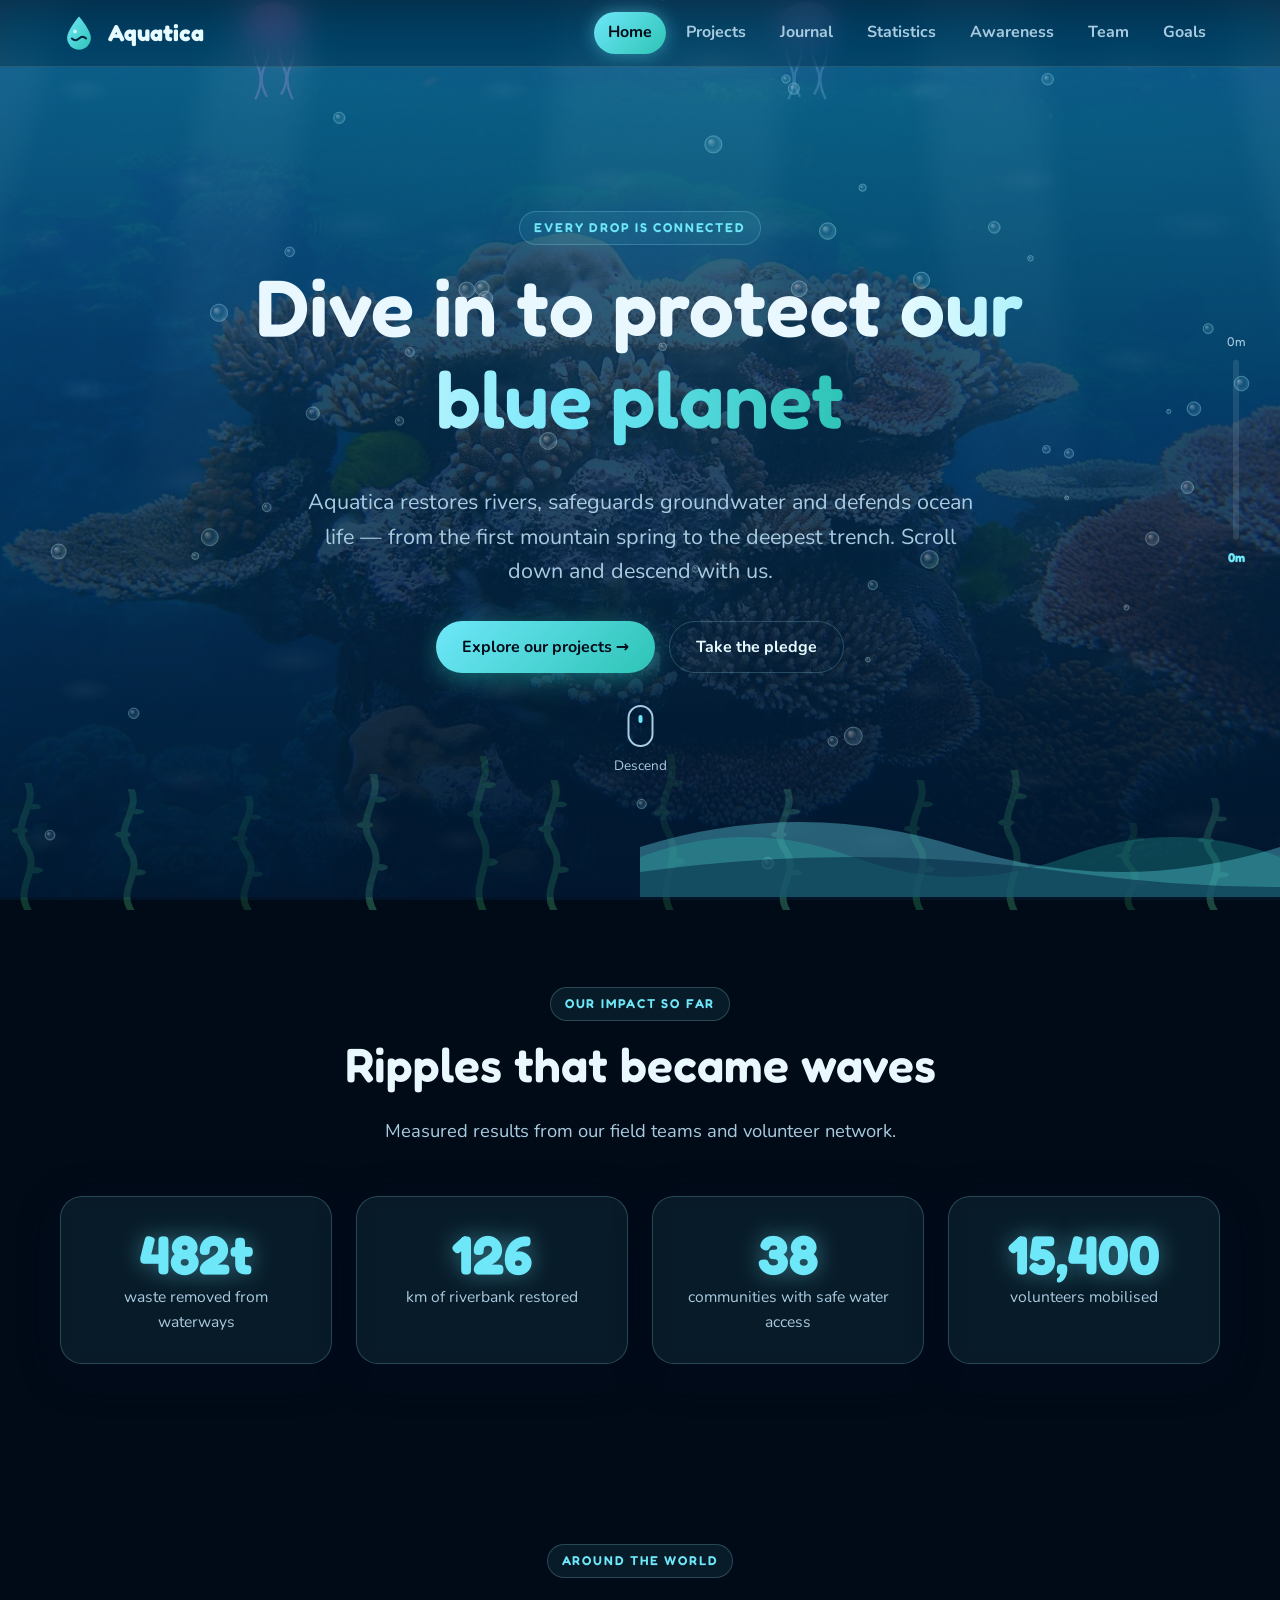
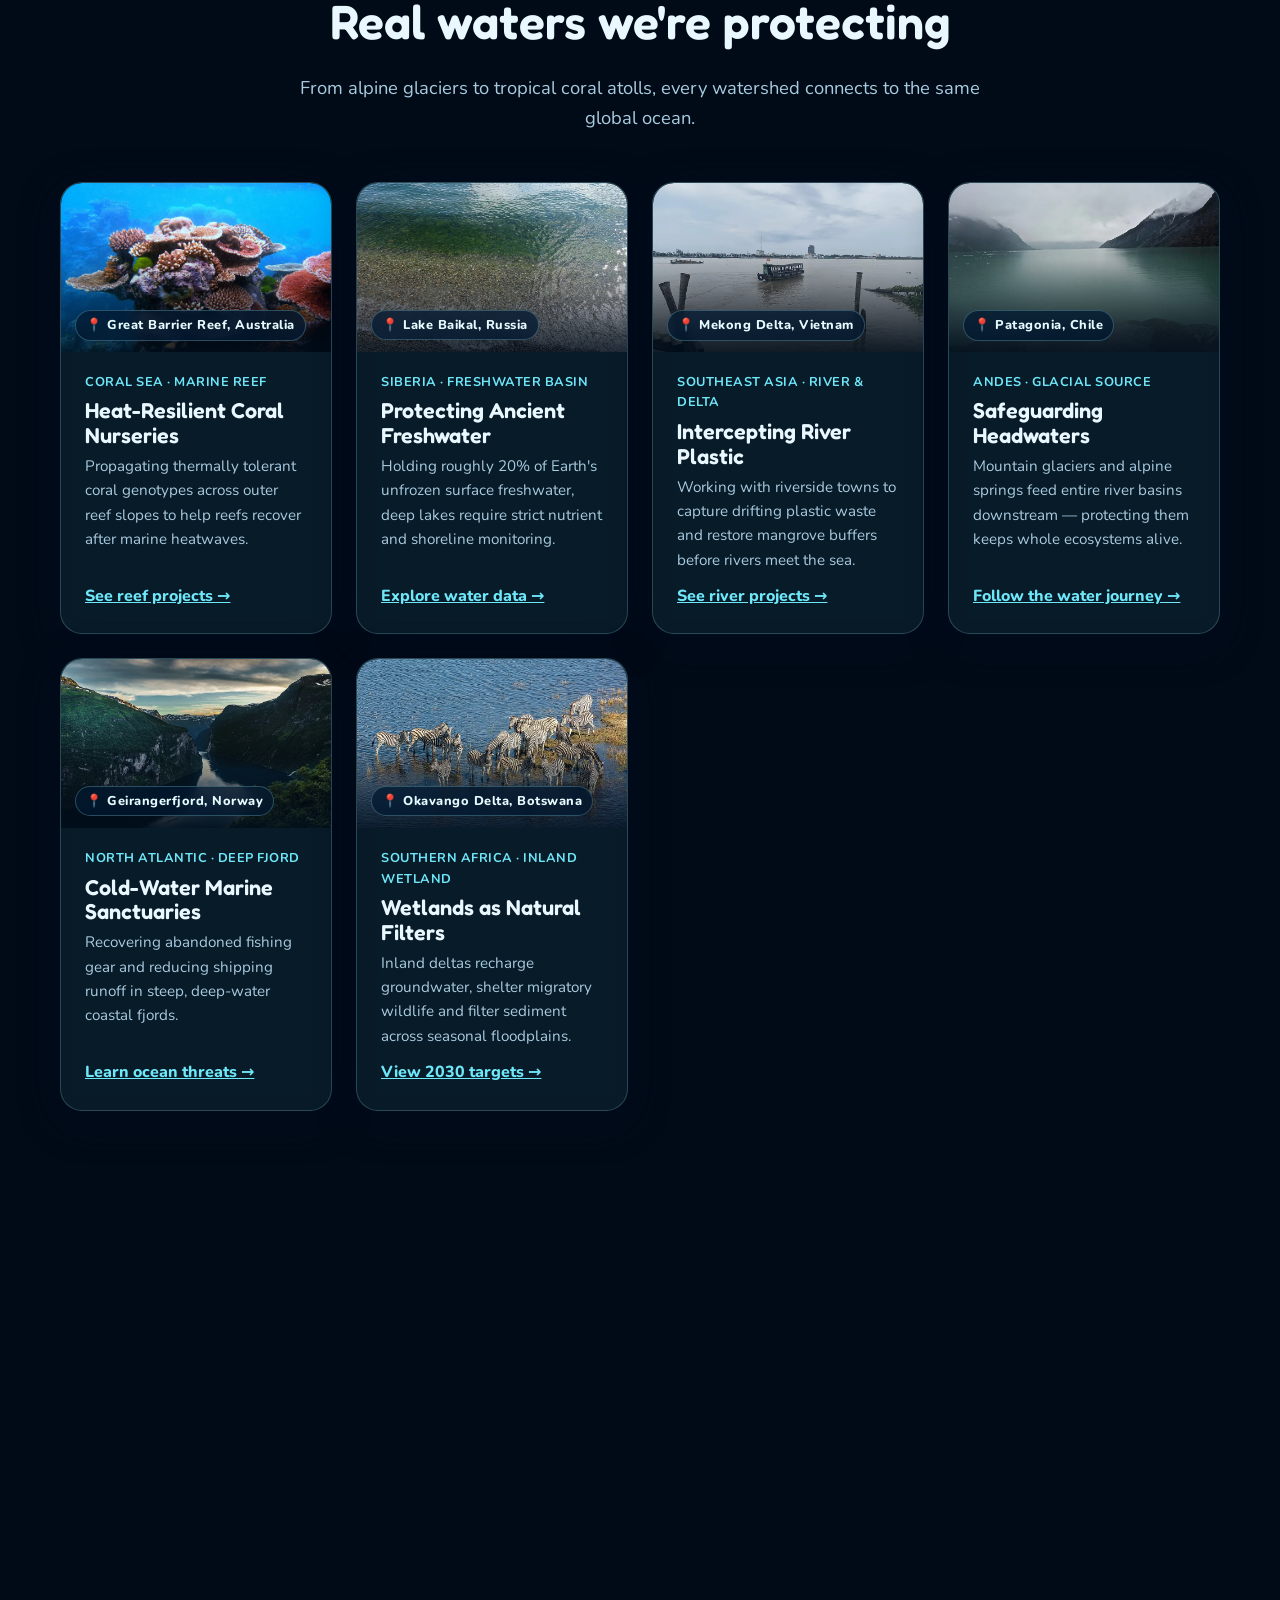
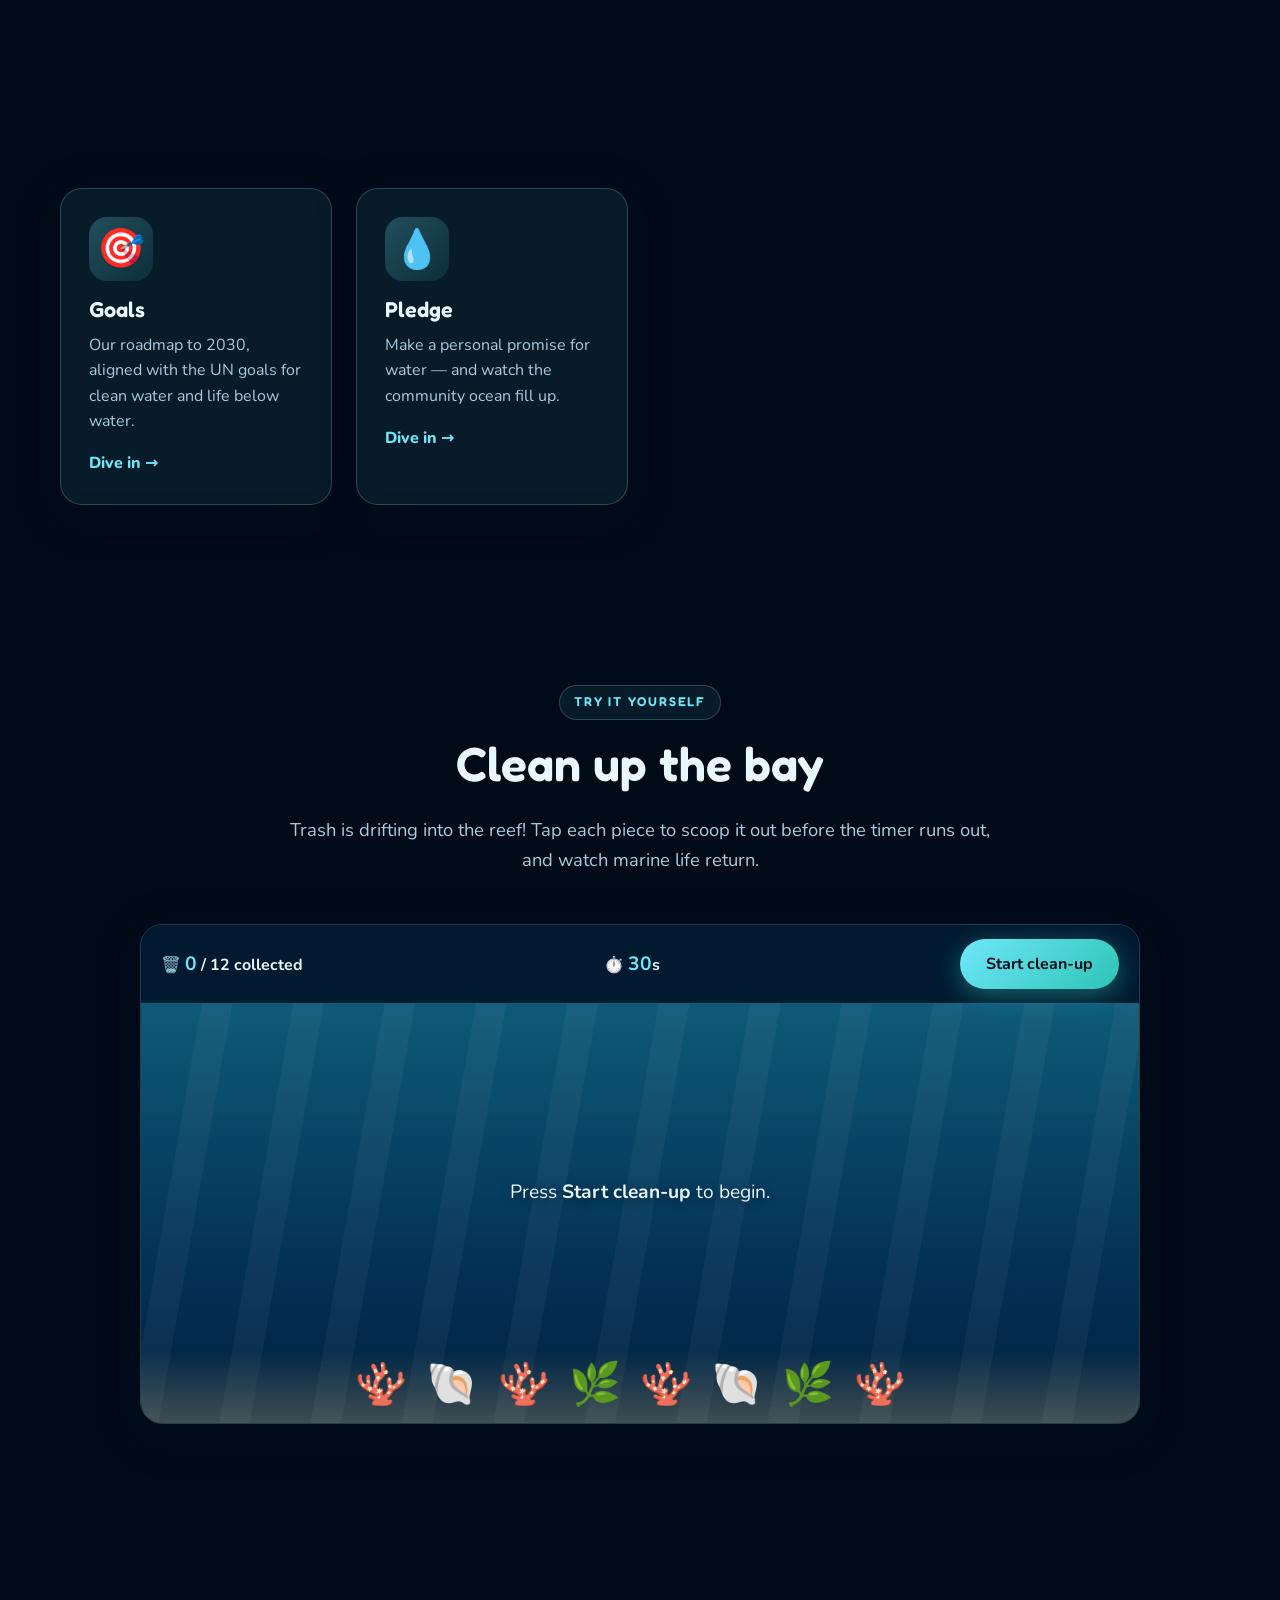
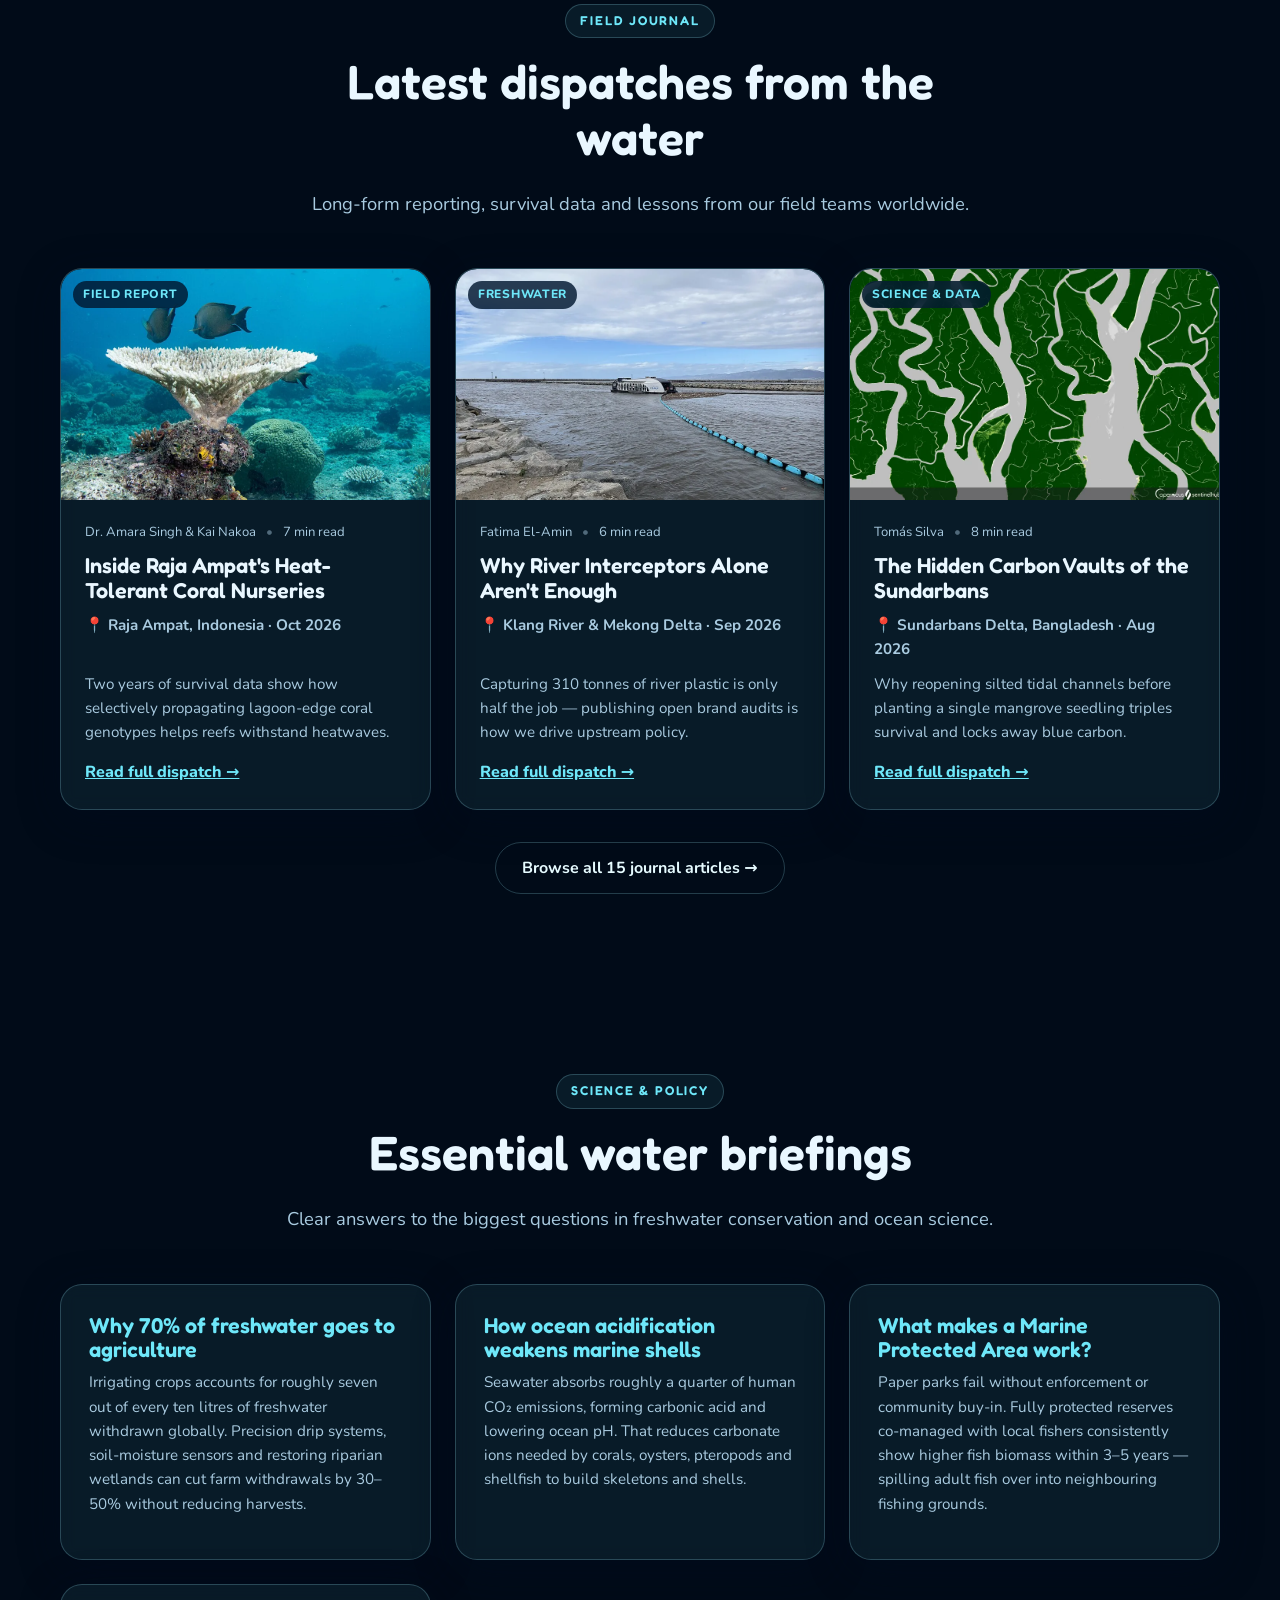
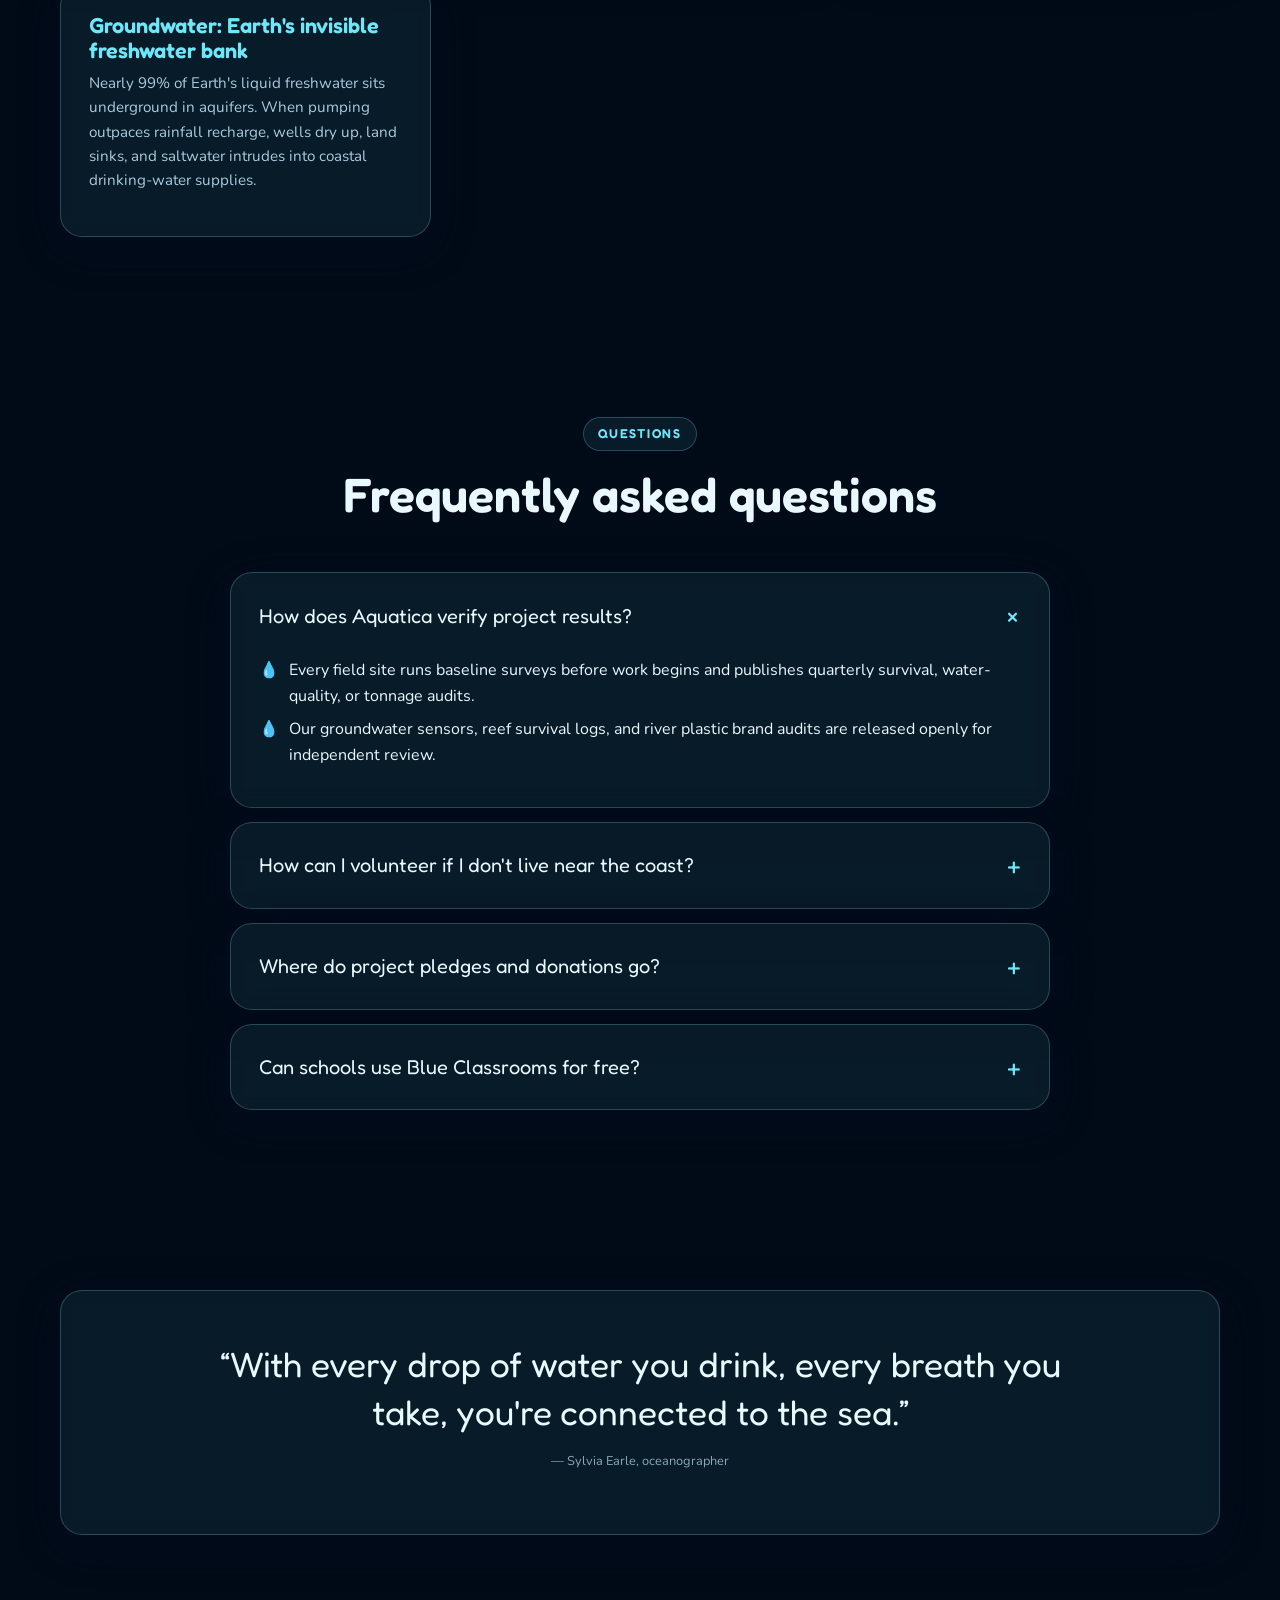
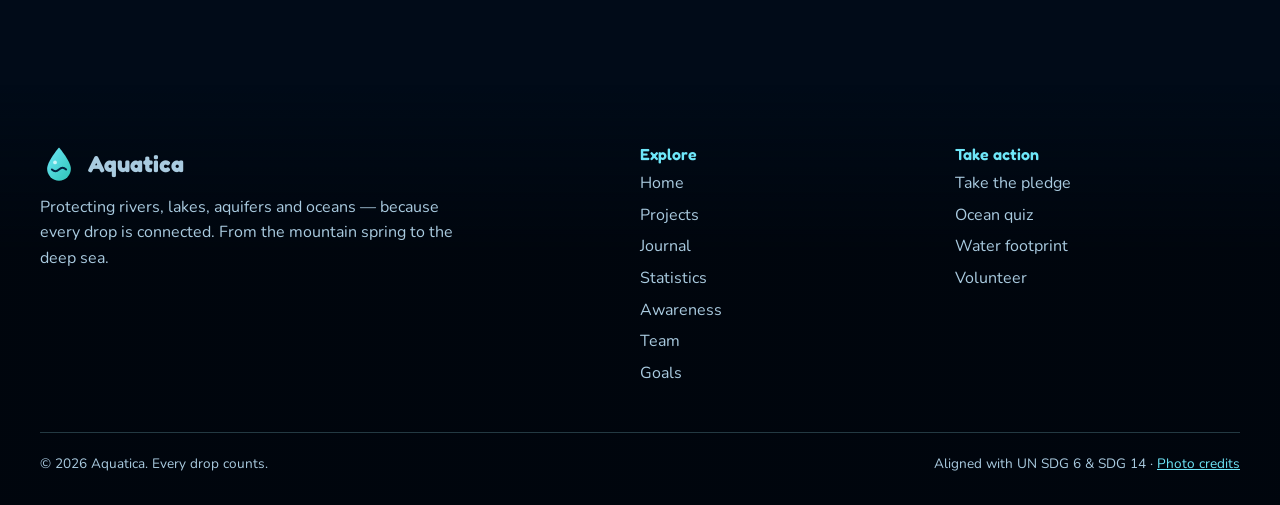
<file: index.html>
<!doctype html>
<html lang="en" class="no-js">
<head>
  <meta charset="utf-8">
  <meta name="viewport" content="width=device-width, initial-scale=1">
  <title>Aquatica — Protecting Water &amp; Oceans</title>
  <meta name="description" content="Aquatica protects rivers, lakes, groundwater and oceans through restoration projects, research and community action.">
  <link rel="canonical" href="https://aquatica.rakkora.org/">
  <link rel="preload" as="image" href="assets/images/hero-ocean.webp">
  <meta property="og:type" content="website">
  <meta property="og:site_name" content="Aquatica">
  <meta property="og:title" content="Aquatica — Protecting Water & Oceans">
  <meta property="og:description" content="Aquatica protects rivers, lakes, groundwater and oceans through restoration projects, research and community action.">
  <meta property="og:url" content="https://aquatica.rakkora.org/">
  <meta property="og:image" content="https://aquatica.rakkora.org/assets/images/hero-ocean.webp">
  <meta name="twitter:card" content="summary_large_image">
  <meta name="twitter:title" content="Aquatica — Protecting Water & Oceans">
  <meta name="twitter:description" content="Aquatica protects rivers, lakes, groundwater and oceans through restoration projects, research and community action.">
  <meta name="twitter:image" content="https://aquatica.rakkora.org/assets/images/hero-ocean.webp">
  <link rel="icon" href="assets/favicon.svg" type="image/svg+xml">
  <link rel="preconnect" href="https://fonts.googleapis.com">
  <link rel="preconnect" href="https://fonts.gstatic.com" crossorigin>
  <link href="https://fonts.googleapis.com/css2?family=Fredoka:wght@400;600;700&family=Nunito:wght@400;700;800&display=swap" rel="stylesheet">
  <script>document.documentElement.classList.remove("no-js")</script>
  <link rel="stylesheet" href="css/style.css">
  <link rel="stylesheet" href="css/pages.css">
  <script src="js/main.js" defer></script>
  <script src="js/home.js" defer></script>
</head>
<body data-max-depth="3700">
  <a class="skip-link" href="#main">Skip to content</a>
  <header id="site-header"></header>

  <main id="main">
    <section class="hero">
      <div class="hero-photo" style="background-image:url('assets/images/hero-ocean.webp')" aria-hidden="true"></div>
      <div class="hero-inner">
        <span class="eyebrow reveal">Every drop is connected</span>
        <h1 class="reveal" style="--delay:.1s">Dive in to protect <span class="shimmer">our blue planet</span></h1>
        <p class="lead reveal" style="--delay:.2s">Aquatica restores rivers, safeguards groundwater and defends ocean life — from the first mountain spring to the deepest trench. Scroll down and descend with us.</p>
        <div class="hero-actions reveal" style="--delay:.3s">
          <a class="btn" href="projects.html">Explore our projects →</a>
          <a class="btn ghost" href="awareness.html#pledge">Take the pledge</a>
        </div>
      </div>
      <a class="scroll-cue" href="#impact"><span class="mouse"></span>Descend</a>
      <div class="waves" aria-hidden="true">
        <svg class="w1" viewBox="0 0 2880 110" preserveAspectRatio="none"><path d="M0 60 Q 360 10 720 60 T 1440 60 T 2160 60 T 2880 60 V110 H0Z" fill="#6ee7f9"/></svg>
        <svg class="w2" viewBox="0 0 2880 110" preserveAspectRatio="none"><path d="M0 70 Q 240 30 480 70 T 960 70 T 1440 70 T 1920 70 T 2400 70 T 2880 70 V110 H0Z" fill="#2ec4b6"/></svg>
        <svg class="w3" viewBox="0 0 2880 110" preserveAspectRatio="none"><path d="M0 85 Q 480 55 960 85 T 1920 85 T 2880 85 V110 H0Z" fill="#02223f"/></svg>
      </div>
    </section>

    <section class="section" id="impact">
      <div class="section-head reveal">
        <span class="eyebrow">Our impact so far</span>
        <h2>Ripples that became waves</h2>
        <p class="lead">Measured results from our field teams and volunteer network.</p>
      </div>
      <div class="grid grid-4">
        <div class="card stat reveal"><div class="num" data-count="482" data-suffix="t">0</div><div class="label">waste removed from waterways</div></div>
        <div class="card stat reveal" style="--delay:.1s"><div class="num" data-count="126">0</div><div class="label">km of riverbank restored</div></div>
        <div class="card stat reveal" style="--delay:.2s"><div class="num" data-count="38">0</div><div class="label">communities with safe water access</div></div>
        <div class="card stat reveal" style="--delay:.3s"><div class="num" data-count="15400">0</div><div class="label">volunteers mobilised</div></div>
      </div>
    </section>

    <section class="section" id="world-waters">
      <div class="section-head reveal">
        <span class="eyebrow">Around the world</span>
        <h2>Real waters we're protecting</h2>
        <p class="lead">From alpine glaciers to tropical coral atolls, every watershed connects to the same global ocean.</p>
      </div>
      <div class="grid grid-3">
        <article class="card float world-card reveal">
          <div class="world-media">
            <img src="assets/images/hero-ocean.webp" alt="Coral outcrop and reef fish on Flynn Reef, Great Barrier Reef, Australia" loading="lazy">
            <span class="world-loc">📍 Great Barrier Reef, Australia</span>
          </div>
          <div class="world-body">
            <div class="world-meta">Coral Sea · Marine Reef</div>
            <h3>Heat-Resilient Coral Nurseries</h3>
            <p>Propagating thermally tolerant coral genotypes across outer reef slopes to help reefs recover after marine heatwaves.</p>
            <a class="more" href="projects.html">See reef projects →</a>
          </div>
        </article>
        <article class="card float world-card reveal" style="--delay:.08s">
          <div class="world-media">
            <img src="assets/images/world-baikal.webp" alt="Crystal clear freshwater of Lake Baikal, Siberia, Russia" loading="lazy">
            <span class="world-loc">📍 Lake Baikal, Russia</span>
          </div>
          <div class="world-body">
            <div class="world-meta">Siberia · Freshwater Basin</div>
            <h3>Protecting Ancient Freshwater</h3>
            <p>Holding roughly 20% of Earth's unfrozen surface freshwater, deep lakes require strict nutrient and shoreline monitoring.</p>
            <a class="more" href="statistics.html">Explore water data →</a>
          </div>
        </article>
        <article class="card float world-card reveal" style="--delay:.16s">
          <div class="world-media">
            <img src="assets/images/world-mekong.webp" alt="Mekong River Delta waterways in Vietnam" loading="lazy">
            <span class="world-loc">📍 Mekong Delta, Vietnam</span>
          </div>
          <div class="world-body">
            <div class="world-meta">Southeast Asia · River &amp; Delta</div>
            <h3>Intercepting River Plastic</h3>
            <p>Working with riverside towns to capture drifting plastic waste and restore mangrove buffers before rivers meet the sea.</p>
            <a class="more" href="projects.html">See river projects →</a>
          </div>
        </article>
        <article class="card float world-card reveal">
          <div class="world-media">
            <img src="assets/images/world-patagonia.webp" alt="Leones Glacier Lake in Patagonia, Chile" loading="lazy">
            <span class="world-loc">📍 Patagonia, Chile</span>
          </div>
          <div class="world-body">
            <div class="world-meta">Andes · Glacial Source</div>
            <h3>Safeguarding Headwaters</h3>
            <p>Mountain glaciers and alpine springs feed entire river basins downstream — protecting them keeps whole ecosystems alive.</p>
            <a class="more" href="projects.html">Follow the water journey →</a>
          </div>
        </article>
        <article class="card float world-card reveal" style="--delay:.08s">
          <div class="world-media">
            <img src="assets/images/world-norway.webp" alt="Geirangerfjord in Norway under sunset light" loading="lazy">
            <span class="world-loc">📍 Geirangerfjord, Norway</span>
          </div>
          <div class="world-body">
            <div class="world-meta">North Atlantic · Deep Fjord</div>
            <h3>Cold-Water Marine Sanctuaries</h3>
            <p>Recovering abandoned fishing gear and reducing shipping runoff in steep, deep-water coastal fjords.</p>
            <a class="more" href="awareness.html">Learn ocean threats →</a>
          </div>
        </article>
        <article class="card float world-card reveal" style="--delay:.16s">
          <div class="world-media">
            <img src="assets/images/world-okavango.webp" alt="Aerial view of the Okavango Delta wetlands in Botswana" loading="lazy">
            <span class="world-loc">📍 Okavango Delta, Botswana</span>
          </div>
          <div class="world-body">
            <div class="world-meta">Southern Africa · Inland Wetland</div>
            <h3>Wetlands as Natural Filters</h3>
            <p>Inland deltas recharge groundwater, shelter migratory wildlife and filter sediment across seasonal floodplains.</p>
            <a class="more" href="goals.html">View 2030 targets →</a>
          </div>
        </article>
      </div>
    </section>

    <section class="section">
      <div class="section-head reveal">
        <span class="eyebrow">Navigate the depths</span>
        <h2>Where would you like to dive?</h2>
      </div>
      <div class="grid grid-3 explore">
        <a class="card float reveal" href="projects.html"><div class="icon">🐢</div><h3>Projects</h3><p>Reef nurseries, river clean-ups, wetland rebuilding and clean-water wells.</p><span class="more">Dive in →</span></a>
        <a class="card float reveal" style="--delay:.08s" href="statistics.html"><div class="icon">📊</div><h3>Statistics</h3><p>Interactive charts on plastic, freshwater scarcity and ocean health — plus your water footprint.</p><span class="more">Dive in →</span></a>
        <a class="card float reveal" style="--delay:.16s" href="awareness.html"><div class="icon">🌊</div><h3>Awareness</h3><p>Threats facing our waters, myths vs facts, a quiz, and everyday actions that matter.</p><span class="more">Dive in →</span></a>
        <a class="card float reveal" style="--delay:.24s" href="team.html"><div class="icon">🤿</div><h3>Team</h3><p>Meet the scientists, divers and organisers behind the mission — and join the crew.</p><span class="more">Dive in →</span></a>
        <a class="card float reveal" style="--delay:.32s" href="goals.html"><div class="icon">🎯</div><h3>Goals</h3><p>Our roadmap to 2030, aligned with the UN goals for clean water and life below water.</p><span class="more">Dive in →</span></a>
        <a class="card float reveal" style="--delay:.4s" href="awareness.html#pledge"><div class="icon">💧</div><h3>Pledge</h3><p>Make a personal promise for water — and watch the community ocean fill up.</p><span class="more">Dive in →</span></a>
      </div>
    </section>

    <section class="section" id="cleanup">
      <div class="section-head reveal">
        <span class="eyebrow">Try it yourself</span>
        <h2>Clean up the bay</h2>
        <p class="lead">Trash is drifting into the reef! Tap each piece to scoop it out before the timer runs out, and watch marine life return.</p>
      </div>
      <div class="bay reveal" id="bay">
        <div class="bay-hud">
          <span>🗑️ <strong id="bay-count">0</strong> / <span id="bay-total">12</span> collected</span>
          <span>⏱️ <strong id="bay-time">30</strong>s</span>
          <button class="btn" id="bay-start">Start clean-up</button>
        </div>
        <div class="bay-water" id="bay-water" aria-live="polite">
          <div class="bay-reef" aria-hidden="true">🪸🐚🪸🌿🪸🐚🌿🪸</div>
          <p class="bay-msg" id="bay-msg">Press <strong>Start clean-up</strong> to begin.</p>
        </div>
      </div>
    </section>

    <section class="section" id="dispatches">
      <div class="section-head reveal">
        <span class="eyebrow">Field journal</span>
        <h2>Latest dispatches from the water</h2>
        <p class="lead">Long-form reporting, survival data and lessons from our field teams worldwide.</p>
      </div>
      <div class="grid grid-3">
        <article class="card float article-card reveal">
          <div class="article-media">
            <img src="assets/images/proj-reef.webp" alt="Coral table in Raja Ampat" loading="lazy">
            <span class="tag">Field Report</span>
          </div>
          <div class="article-body">
            <div class="article-meta"><span>Dr. Amara Singh &amp; Kai Nakoa</span><span class="dot">•</span><span>7 min read</span></div>
            <h3>Inside Raja Ampat's Heat-Tolerant Coral Nurseries</h3>
            <p class="place">📍 Raja Ampat, Indonesia · Oct 2026</p>
            <p>Two years of survival data show how selectively propagating lagoon-edge coral genotypes helps reefs withstand heatwaves.</p>
            <a class="more" href="journal.html">Read full dispatch →</a>
          </div>
        </article>
        <article class="card float article-card reveal" style="--delay:.08s">
          <div class="article-media">
            <img src="assets/images/proj-river.webp" alt="Solar-powered River Trash Interceptor" loading="lazy">
            <span class="tag">Freshwater</span>
          </div>
          <div class="article-body">
            <div class="article-meta"><span>Fatima El-Amin</span><span class="dot">•</span><span>6 min read</span></div>
            <h3>Why River Interceptors Alone Aren't Enough</h3>
            <p class="place">📍 Klang River &amp; Mekong Delta · Sep 2026</p>
            <p>Capturing 310 tonnes of river plastic is only half the job — publishing open brand audits is how we drive upstream policy.</p>
            <a class="more" href="journal.html">Read full dispatch →</a>
          </div>
        </article>
        <article class="card float article-card reveal" style="--delay:.16s">
          <div class="article-media">
            <img src="assets/images/proj-mangrove.webp" alt="Sundarbans Mangrove Forest" loading="lazy">
            <span class="tag">Science &amp; Data</span>
          </div>
          <div class="article-body">
            <div class="article-meta"><span>Tomás Silva</span><span class="dot">•</span><span>8 min read</span></div>
            <h3>The Hidden Carbon Vaults of the Sundarbans</h3>
            <p class="place">📍 Sundarbans Delta, Bangladesh · Aug 2026</p>
            <p>Why reopening silted tidal channels before planting a single mangrove seedling triples survival and locks away blue carbon.</p>
            <a class="more" href="journal.html">Read full dispatch →</a>
          </div>
        </article>
      </div>
      <div style="text-align:center;margin-top:32px">
        <a class="btn ghost" href="journal.html">Browse all 15 journal articles →</a>
      </div>
    </section>

    <section class="section" id="briefings">
      <div class="section-head reveal">
        <span class="eyebrow">Science &amp; policy</span>
        <h2>Essential water briefings</h2>
        <p class="lead">Clear answers to the biggest questions in freshwater conservation and ocean science.</p>
      </div>
      <div class="grid grid-2">
        <article class="card float briefing-card reveal">
          <h3>Why 70% of freshwater goes to agriculture</h3>
          <p>Irrigating crops accounts for roughly seven out of every ten litres of freshwater withdrawn globally. Precision drip systems, soil-moisture sensors and restoring riparian wetlands can cut farm withdrawals by 30–50% without reducing harvests.</p>
        </article>
        <article class="card float briefing-card reveal" style="--delay:.08s">
          <h3>How ocean acidification weakens marine shells</h3>
          <p>Seawater absorbs roughly a quarter of human CO₂ emissions, forming carbonic acid and lowering ocean pH. That reduces carbonate ions needed by corals, oysters, pteropods and shellfish to build skeletons and shells.</p>
        </article>
        <article class="card float briefing-card reveal">
          <h3>What makes a Marine Protected Area work?</h3>
          <p>Paper parks fail without enforcement or community buy-in. Fully protected reserves co-managed with local fishers consistently show higher fish biomass within 3–5 years — spilling adult fish over into neighbouring fishing grounds.</p>
        </article>
        <article class="card float briefing-card reveal" style="--delay:.08s">
          <h3>Groundwater: Earth's invisible freshwater bank</h3>
          <p>Nearly 99% of Earth's liquid freshwater sits underground in aquifers. When pumping outpaces rainfall recharge, wells dry up, land sinks, and saltwater intrudes into coastal drinking-water supplies.</p>
        </article>
      </div>
    </section>

    <section class="section" id="faq">
      <div class="section-head reveal">
        <span class="eyebrow">Questions</span>
        <h2>Frequently asked questions</h2>
      </div>
      <div class="accordion reveal">
        <details class="card" open><summary>How does Aquatica verify project results?</summary><ul class="check-list">
          <li>Every field site runs baseline surveys before work begins and publishes quarterly survival, water-quality, or tonnage audits.</li>
          <li>Our groundwater sensors, reef survival logs, and river plastic brand audits are released openly for independent review.</li></ul></details>
        <details class="card"><summary>How can I volunteer if I don't live near the coast?</summary><ul class="check-list">
          <li>Rivers, streams, storm drains, and lakes all flow to the sea — local clean-ups and stream testing directly protect ocean health.</li>
          <li>We also welcome remote skilled volunteers in data science, translation, software engineering, and school outreach.</li></ul></details>
        <details class="card"><summary>Where do project pledges and donations go?</summary><ul class="check-list">
          <li>82% goes directly to field operations, equipment, and local guardian salaries; 11% funds open research and lab testing; 7% covers governance and audits.</li></ul></details>
        <details class="card"><summary>Can schools use Blue Classrooms for free?</summary><ul class="check-list">
          <li>Yes — lesson plans, stream-testing guides, and student worksheets are free to download in 8 languages.</li></ul></details>
      </div>
    </section>

    <section class="section">
      <div class="card quote reveal">
        <p class="big-quote">“With every drop of water you drink, every breath you take, you're connected to the sea.”</p>
        <p class="source">— Sylvia Earle, oceanographer</p>
      </div>
    </section>
  </main>

  <footer id="site-footer"></footer>
</body>
</html>
</file>
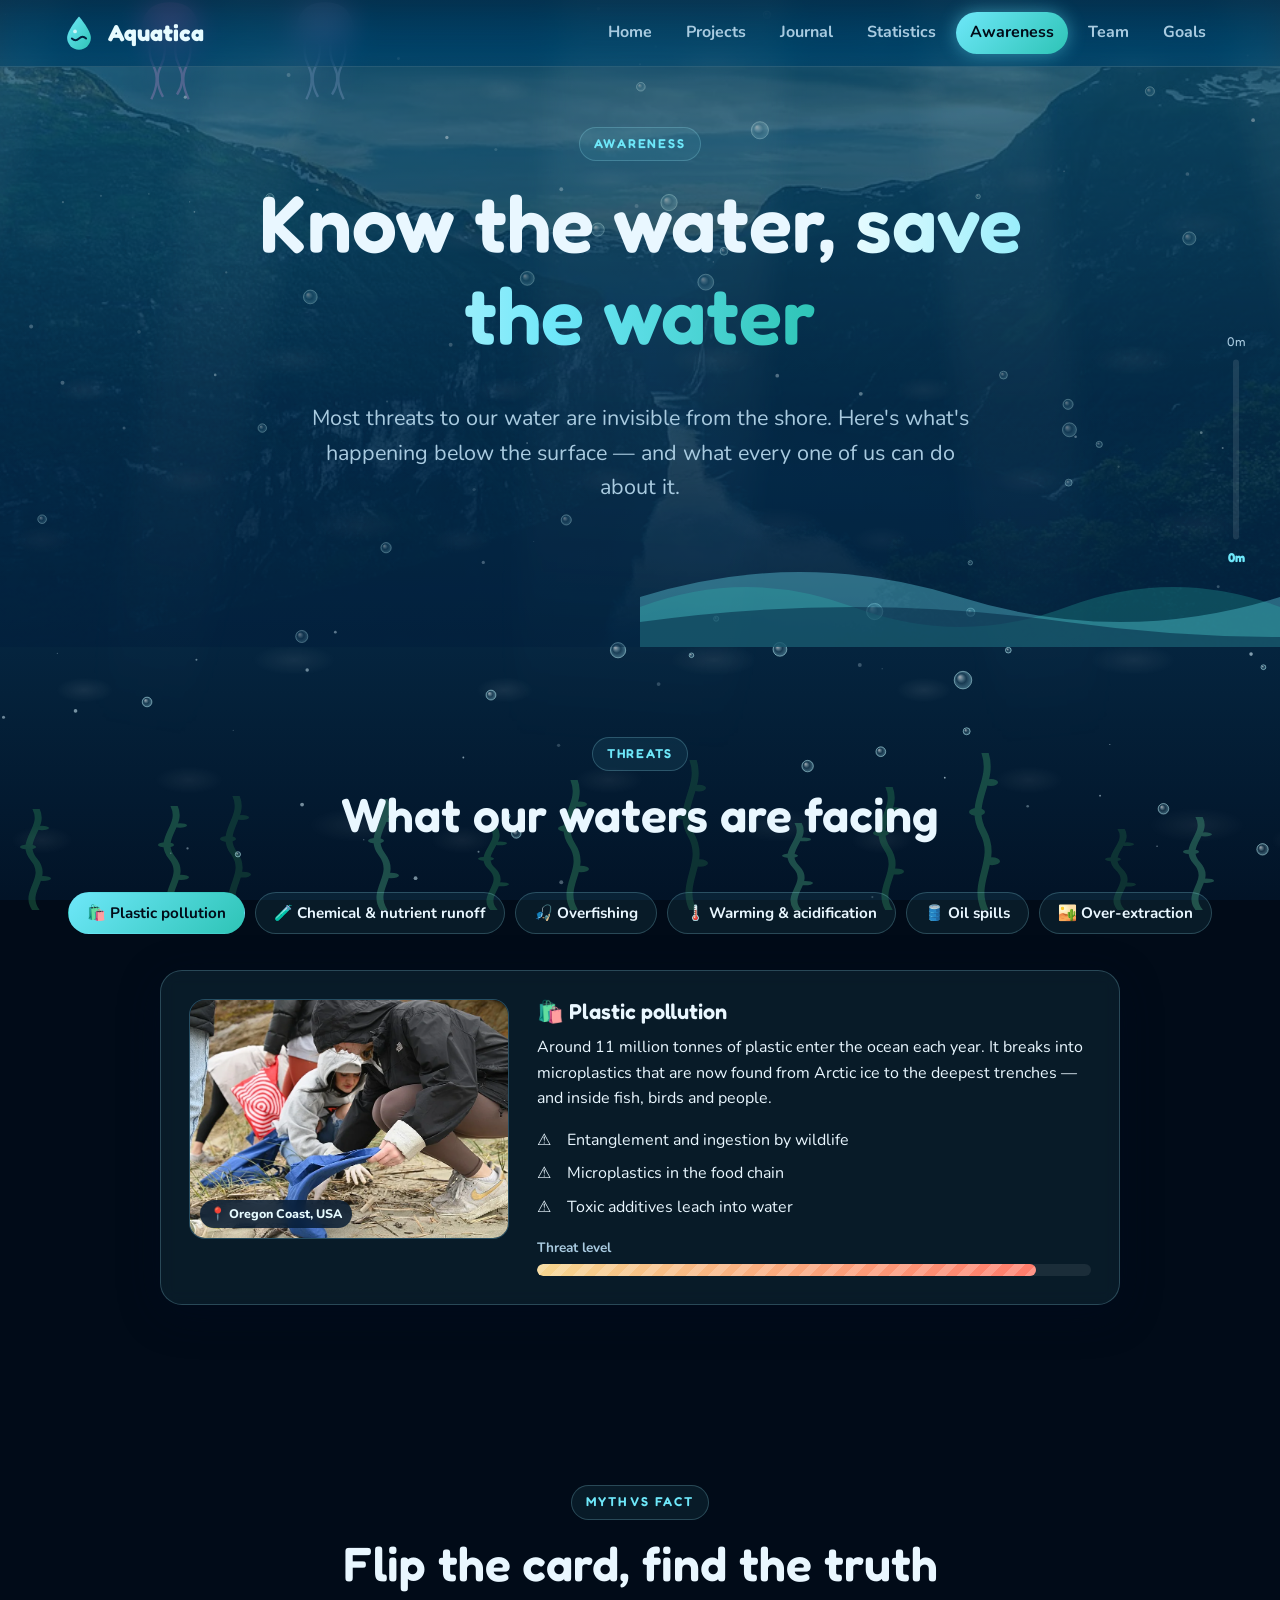
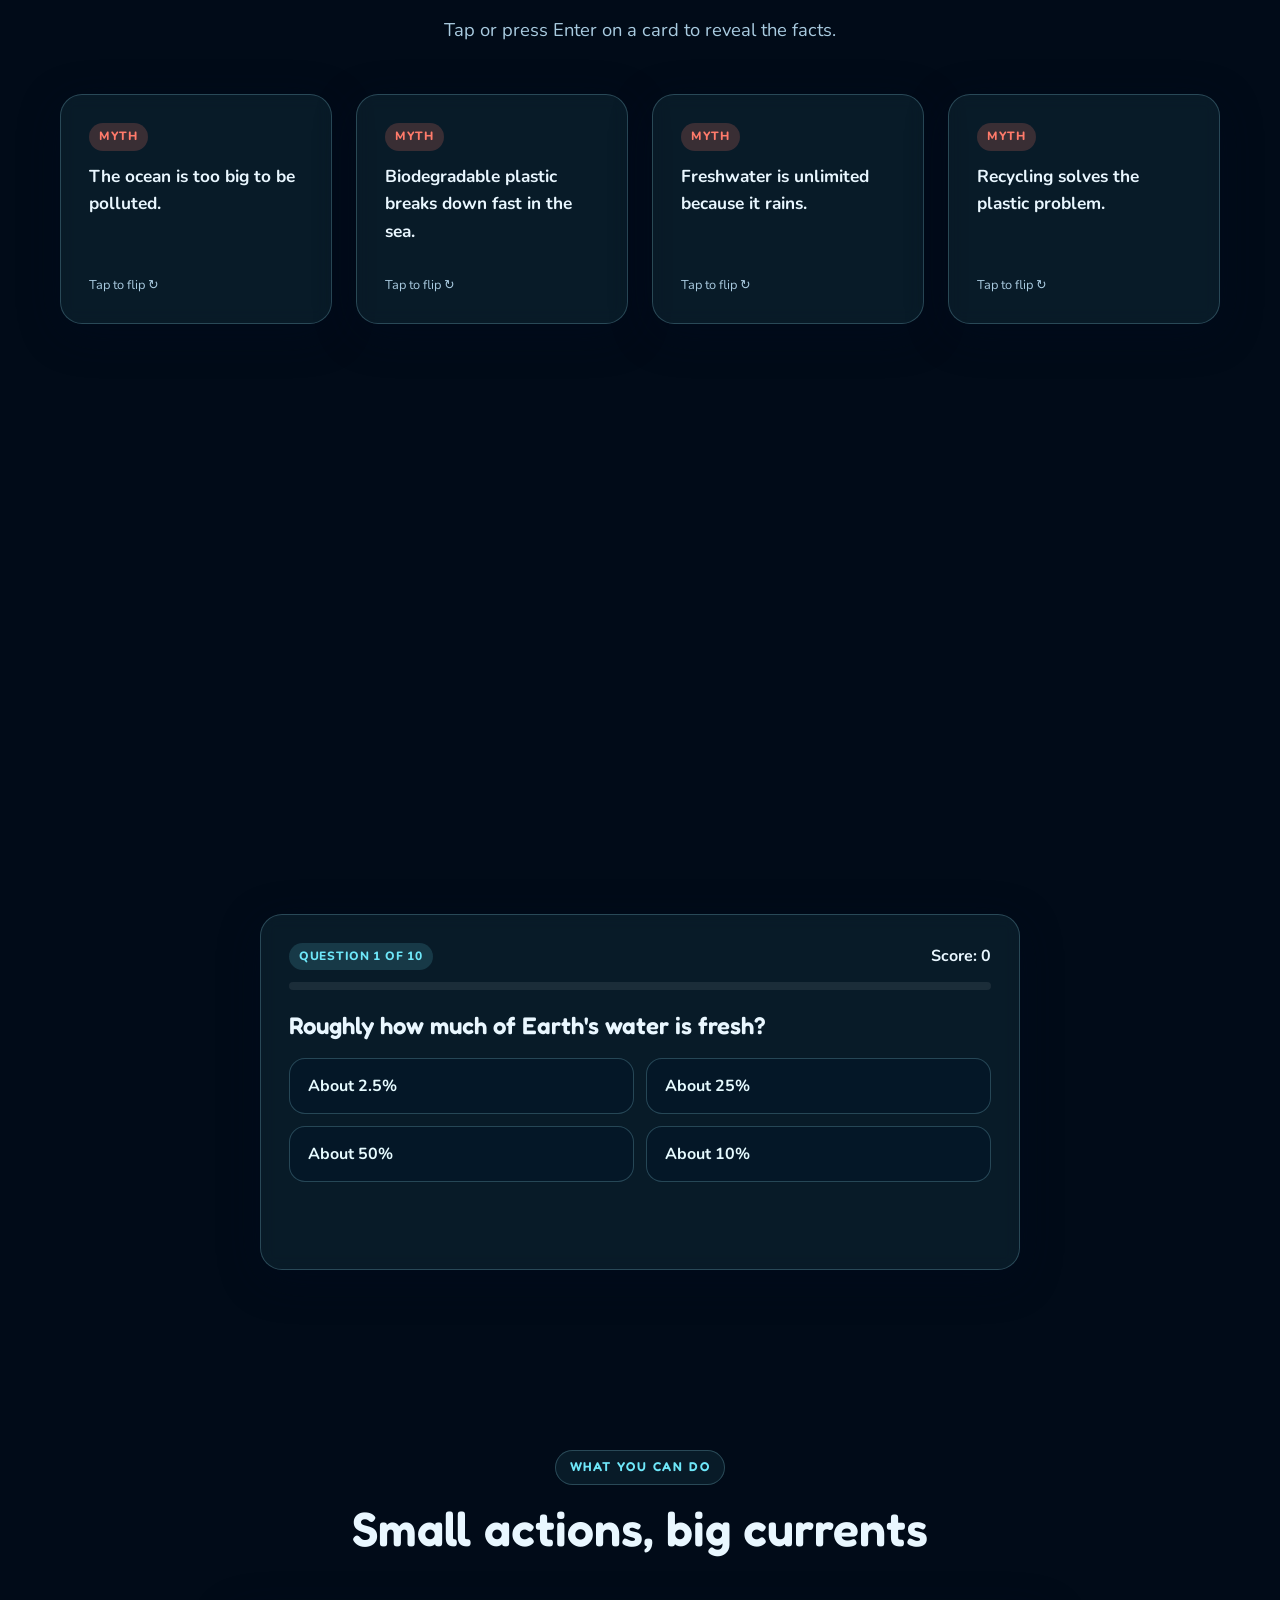
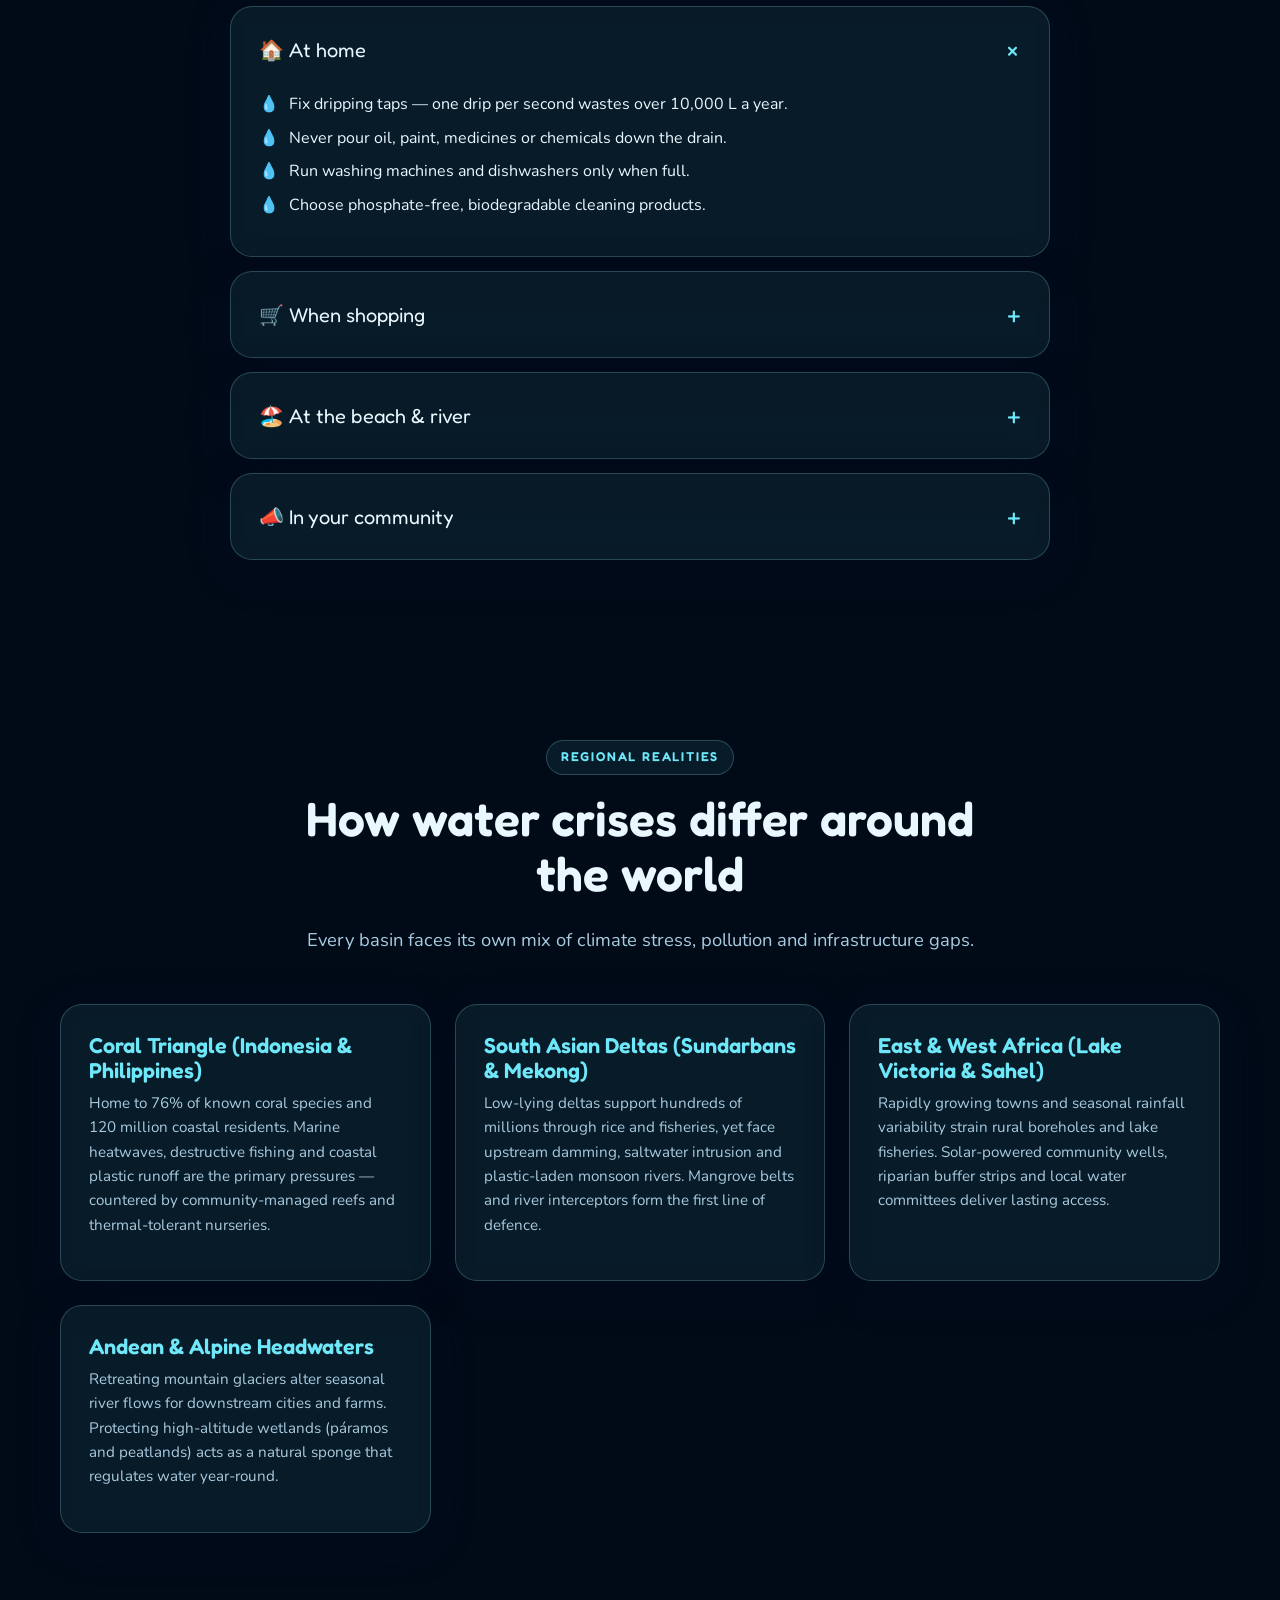
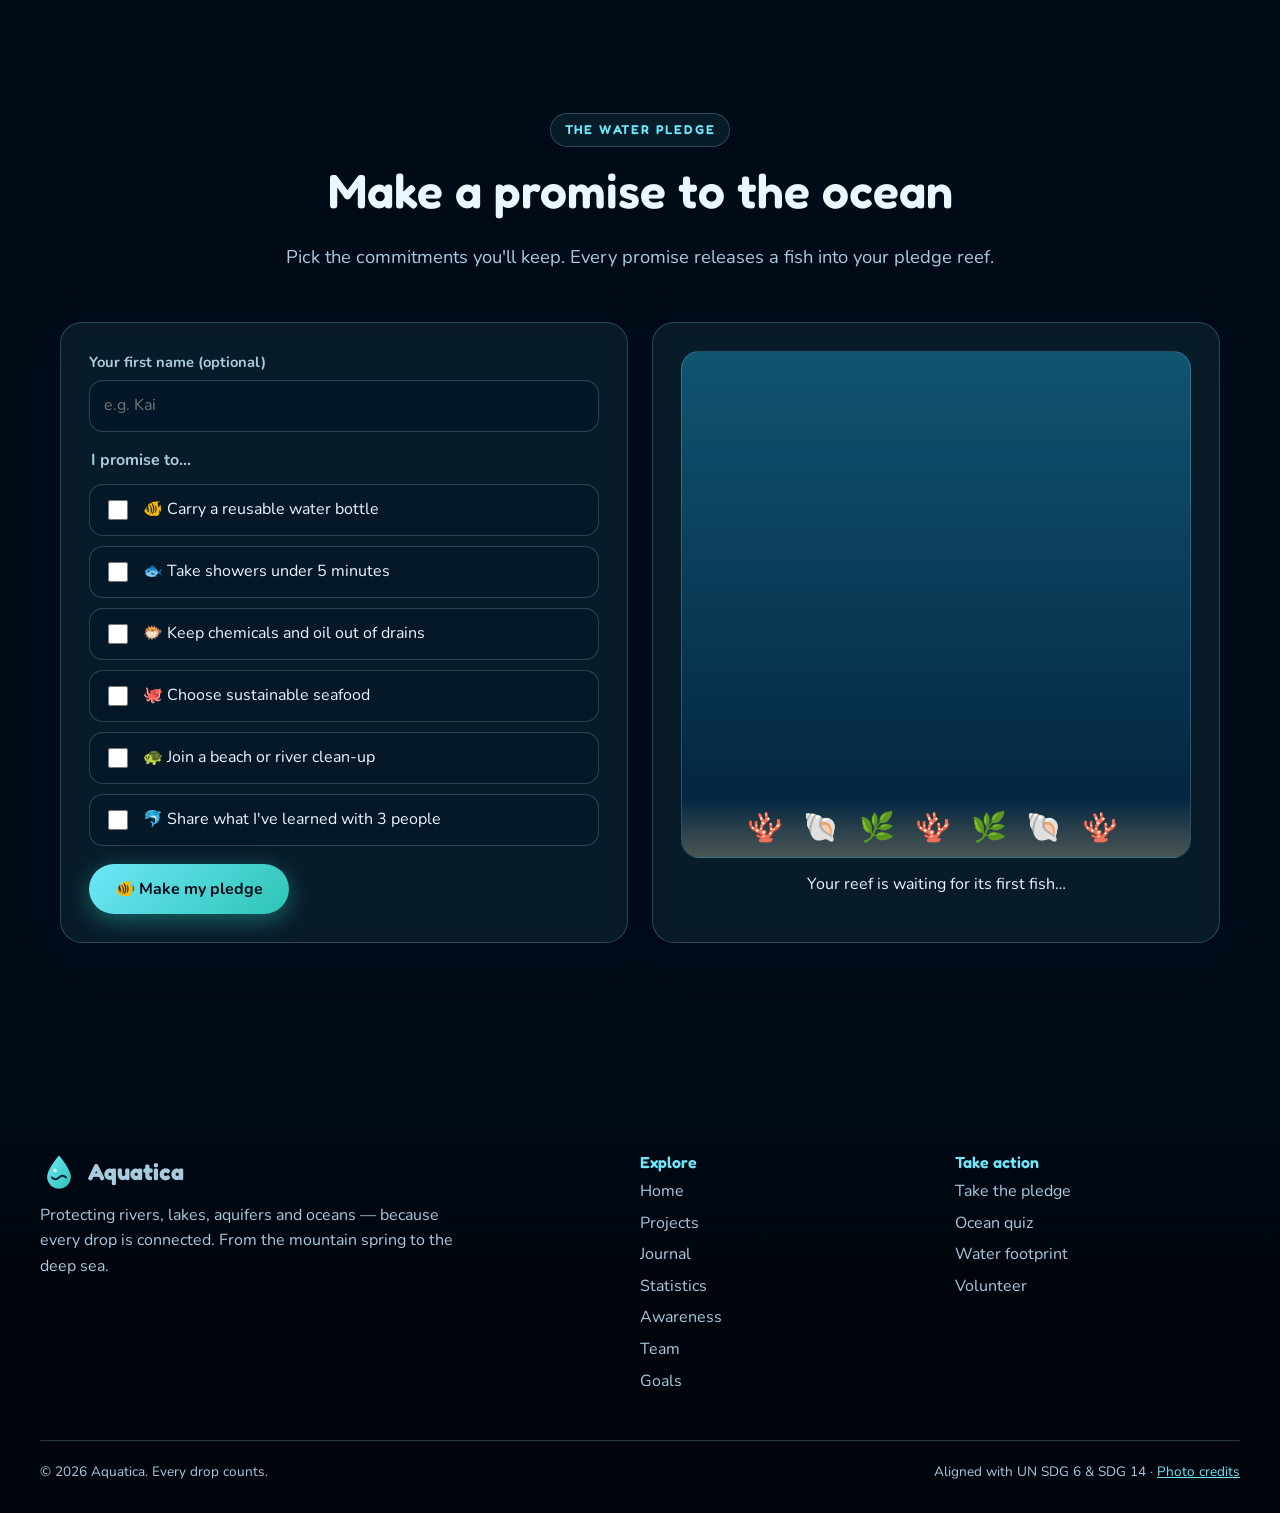
<file: awareness.html>
<!doctype html>
<html lang="en" class="no-js">
<head>
  <meta charset="utf-8">
  <meta name="viewport" content="width=device-width, initial-scale=1">
  <title>Awareness — Aquatica</title>
  <meta name="description" content="Learn about the threats facing our water and oceans, bust common myths, test yourself and take the water pledge.">
  <link rel="canonical" href="https://aquatica.rakkora.org/awareness.html">
  <link rel="preload" as="image" href="assets/images/world-norway.webp">
  <meta property="og:type" content="website">
  <meta property="og:site_name" content="Aquatica">
  <meta property="og:title" content="Awareness — Aquatica">
  <meta property="og:description" content="Learn about the threats facing our water and oceans, bust common myths, test yourself and take the water pledge.">
  <meta property="og:url" content="https://aquatica.rakkora.org/awareness.html">
  <meta property="og:image" content="https://aquatica.rakkora.org/assets/images/world-norway.webp">
  <meta name="twitter:card" content="summary_large_image">
  <meta name="twitter:title" content="Awareness — Aquatica">
  <meta name="twitter:description" content="Learn about the threats facing our water and oceans, bust common myths, test yourself and take the water pledge.">
  <meta name="twitter:image" content="https://aquatica.rakkora.org/assets/images/world-norway.webp">
  <link rel="icon" href="assets/favicon.svg" type="image/svg+xml">
  <link rel="preconnect" href="https://fonts.googleapis.com">
  <link rel="preconnect" href="https://fonts.gstatic.com" crossorigin>
  <link href="https://fonts.googleapis.com/css2?family=Fredoka:wght@400;600;700&family=Nunito:wght@400;700;800&display=swap" rel="stylesheet">
  <script>document.documentElement.classList.remove("no-js")</script>
  <link rel="stylesheet" href="css/style.css">
  <link rel="stylesheet" href="css/pages.css">
  <script src="js/main.js" defer></script>
  <script src="js/awareness.js" defer></script>
</head>
<body data-max-depth="6000">
  <a class="skip-link" href="#main">Skip to content</a>
  <header id="site-header"></header>

  <main id="main">
    <section class="hero page-hero">
      <div class="hero-photo" style="background-image:url('assets/images/world-norway.webp')" aria-hidden="true"></div>
      <div class="hero-inner">
        <span class="eyebrow reveal">Awareness</span>
        <h1 class="reveal" style="--delay:.1s">Know the water, <span class="shimmer">save the water</span></h1>
        <p class="lead reveal" style="--delay:.2s">Most threats to our water are invisible from the shore. Here's what's happening below the surface — and what every one of us can do about it.</p>
      </div>
      <div class="waves" aria-hidden="true">
        <svg class="w1" viewBox="0 0 2880 110" preserveAspectRatio="none"><path d="M0 60 Q 360 10 720 60 T 1440 60 T 2160 60 T 2880 60 V110 H0Z" fill="#6ee7f9"/></svg>
        <svg class="w2" viewBox="0 0 2880 110" preserveAspectRatio="none"><path d="M0 70 Q 240 30 480 70 T 960 70 T 1440 70 T 1920 70 T 2400 70 T 2880 70 V110 H0Z" fill="#2ec4b6"/></svg>
        <svg class="w3" viewBox="0 0 2880 110" preserveAspectRatio="none"><path d="M0 85 Q 480 55 960 85 T 1920 85 T 2880 85 V110 H0Z" fill="#02223f"/></svg>
      </div>
    </section>

    <section class="section" id="threats">
      <div class="section-head reveal">
        <span class="eyebrow">Threats</span>
        <h2>What our waters are facing</h2>
      </div>
      <div class="chips reveal" role="tablist" aria-label="Threats" id="threat-tabs"></div>
      <div class="card threat-panel reveal" id="threat-panel" role="tabpanel" aria-live="polite"></div>
    </section>

    <section class="section" id="myths">
      <div class="section-head reveal">
        <span class="eyebrow">Myth vs fact</span>
        <h2>Flip the card, find the truth</h2>
        <p class="lead">Tap or press Enter on a card to reveal the facts.</p>
      </div>
      <div class="grid grid-3" id="myth-grid"></div>
    </section>

    <section class="section" id="quiz">
      <div class="section-head reveal">
        <span class="eyebrow">Ocean quiz</span>
        <h2>How deep is your knowledge?</h2>
      </div>
      <div class="card quiz reveal" id="quiz-box"></div>
    </section>

    <section class="section" id="actions">
      <div class="section-head reveal">
        <span class="eyebrow">What you can do</span>
        <h2>Small actions, big currents</h2>
      </div>
      <div class="accordion reveal">
        <details class="card" open><summary>🏠 At home</summary><ul class="check-list">
          <li>Fix dripping taps — one drip per second wastes over 10,000 L a year.</li>
          <li>Never pour oil, paint, medicines or chemicals down the drain.</li>
          <li>Run washing machines and dishwashers only when full.</li>
          <li>Choose phosphate-free, biodegradable cleaning products.</li></ul></details>
        <details class="card"><summary>🛒 When shopping</summary><ul class="check-list">
          <li>Carry a reusable bottle, bag and coffee cup.</li>
          <li>Avoid products with microbeads and glitter made of plastic.</li>
          <li>Choose certified sustainable seafood — or eat less of it.</li>
          <li>Buy clothes made from natural fibres; synthetic fabrics shed microfibres in the wash.</li></ul></details>
        <details class="card"><summary>🏖️ At the beach &amp; river</summary><ul class="check-list">
          <li>Leave nothing behind — and pick up three pieces of litter you find.</li>
          <li>Use reef-safe sunscreen without oxybenzone and octinoxate.</li>
          <li>Never touch or stand on coral; keep your distance from wildlife.</li>
          <li>Join a local clean-up — or start one!</li></ul></details>
        <details class="card"><summary>📣 In your community</summary><ul class="check-list">
          <li>Ask your local council about wastewater treatment and storm drain filters.</li>
          <li>Support marine protected areas and river restoration plans.</li>
          <li>Share what you learn — awareness spreads like ripples.</li>
          <li>Vote for leaders who prioritise clean water.</li></ul></details>
      </div>
    </section>

    <section class="section" id="regional-briefings">
      <div class="section-head reveal">
        <span class="eyebrow">Regional realities</span>
        <h2>How water crises differ around the world</h2>
        <p class="lead">Every basin faces its own mix of climate stress, pollution and infrastructure gaps.</p>
      </div>
      <div class="grid grid-2">
        <article class="card float briefing-card reveal">
          <h3>Coral Triangle (Indonesia &amp; Philippines)</h3>
          <p>Home to 76% of known coral species and 120 million coastal residents. Marine heatwaves, destructive fishing and coastal plastic runoff are the primary pressures — countered by community-managed reefs and thermal-tolerant nurseries.</p>
        </article>
        <article class="card float briefing-card reveal" style="--delay:.08s">
          <h3>South Asian Deltas (Sundarbans &amp; Mekong)</h3>
          <p>Low-lying deltas support hundreds of millions through rice and fisheries, yet face upstream damming, saltwater intrusion and plastic-laden monsoon rivers. Mangrove belts and river interceptors form the first line of defence.</p>
        </article>
        <article class="card float briefing-card reveal">
          <h3>East &amp; West Africa (Lake Victoria &amp; Sahel)</h3>
          <p>Rapidly growing towns and seasonal rainfall variability strain rural boreholes and lake fisheries. Solar-powered community wells, riparian buffer strips and local water committees deliver lasting access.</p>
        </article>
        <article class="card float briefing-card reveal" style="--delay:.08s">
          <h3>Andean &amp; Alpine Headwaters</h3>
          <p>Retreating mountain glaciers alter seasonal river flows for downstream cities and farms. Protecting high-altitude wetlands (páramos and peatlands) acts as a natural sponge that regulates water year-round.</p>
        </article>
      </div>
    </section>

    <section class="section" id="pledge">
      <div class="section-head reveal">
        <span class="eyebrow">The water pledge</span>
        <h2>Make a promise to the ocean</h2>
        <p class="lead">Pick the commitments you'll keep. Every promise releases a fish into your pledge reef.</p>
      </div>
      <div class="grid grid-2 pledge-wrap">
        <form class="card reveal" id="pledge-form">
          <div class="field"><label for="pledge-name">Your first name (optional)</label><input type="text" id="pledge-name" maxlength="30" autocomplete="given-name" placeholder="e.g. Kai"></div>
          <fieldset class="pledge-options"><legend>I promise to…</legend></fieldset>
          <button class="btn" type="submit">🐠 Make my pledge</button>
        </form>
        <div class="card pledge-reef reveal" style="--delay:.1s">
          <div class="pledge-tank" id="pledge-tank" aria-hidden="true"></div>
          <p id="pledge-summary" aria-live="polite"></p>
          <button class="btn ghost small" id="pledge-reset" type="button" hidden>Reset my pledges</button>
        </div>
      </div>
    </section>
  </main>

  <footer id="site-footer"></footer>
</body>
</html>
</file>
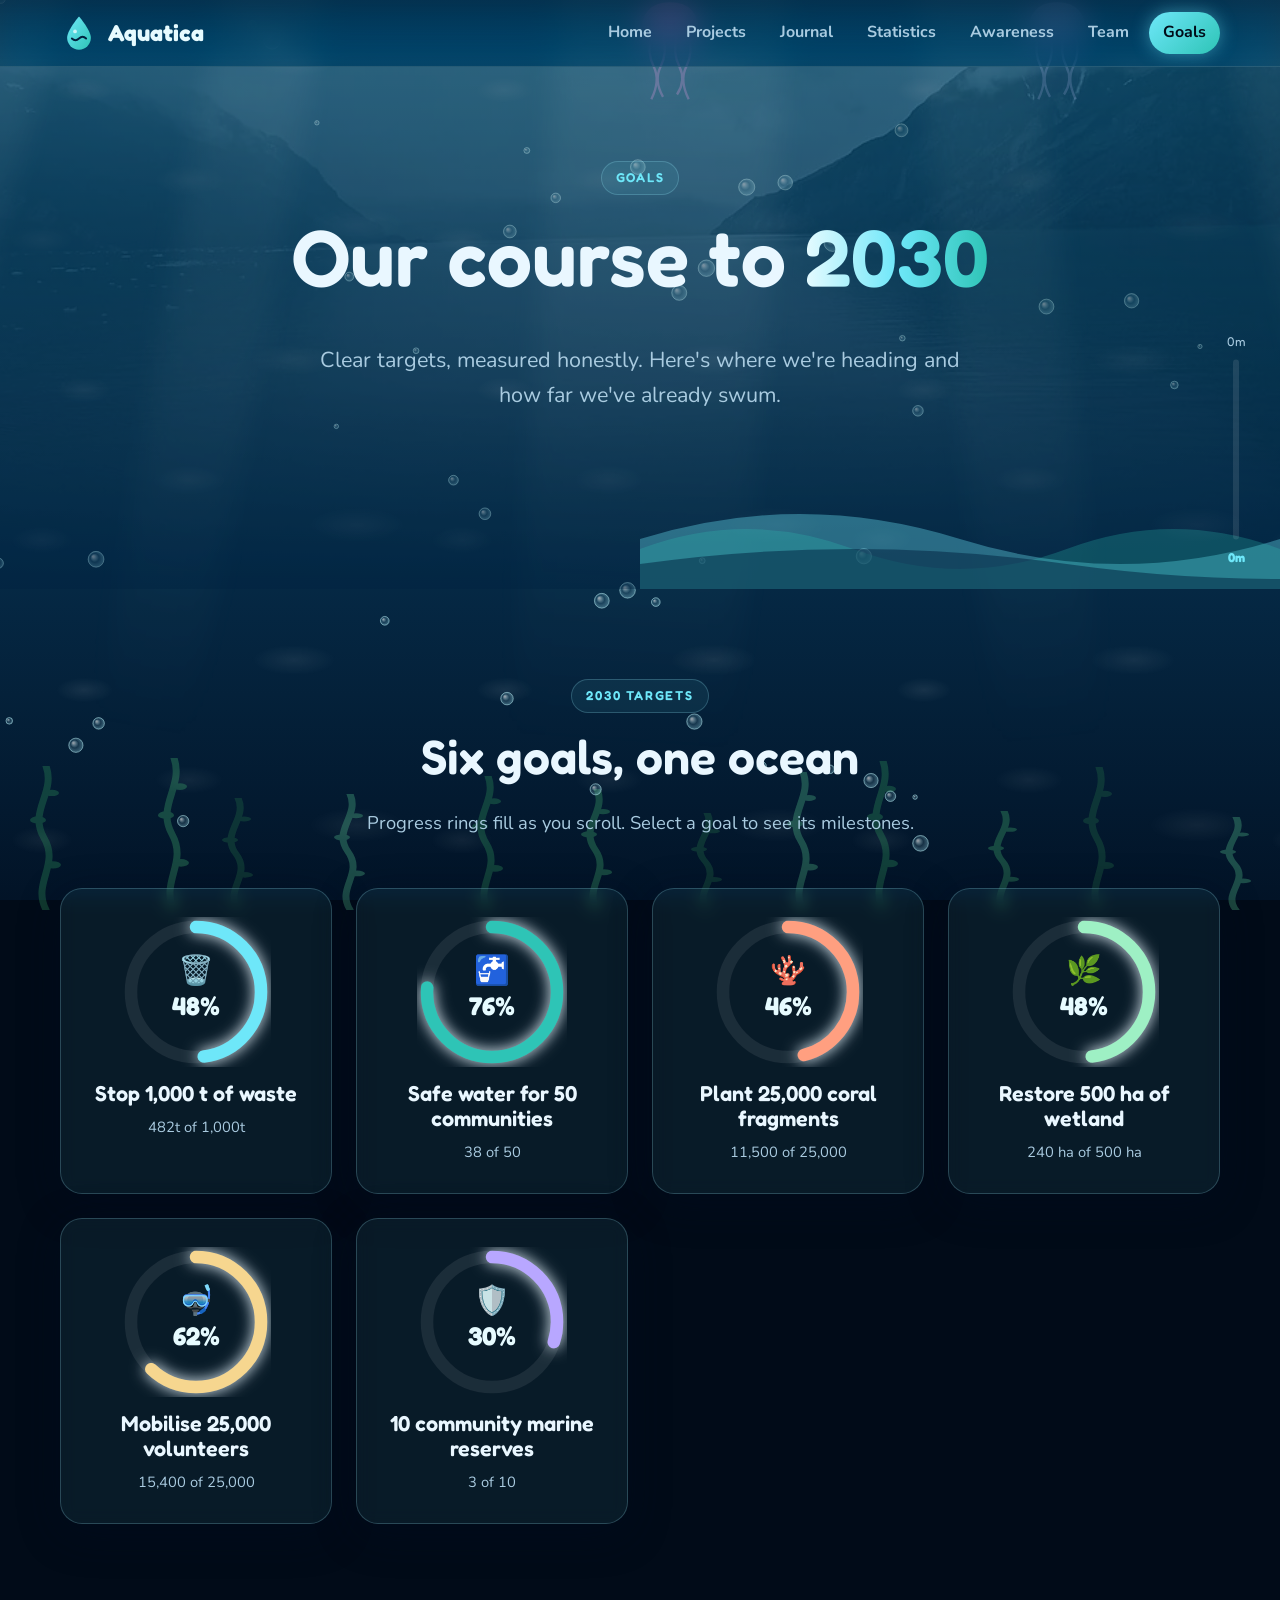
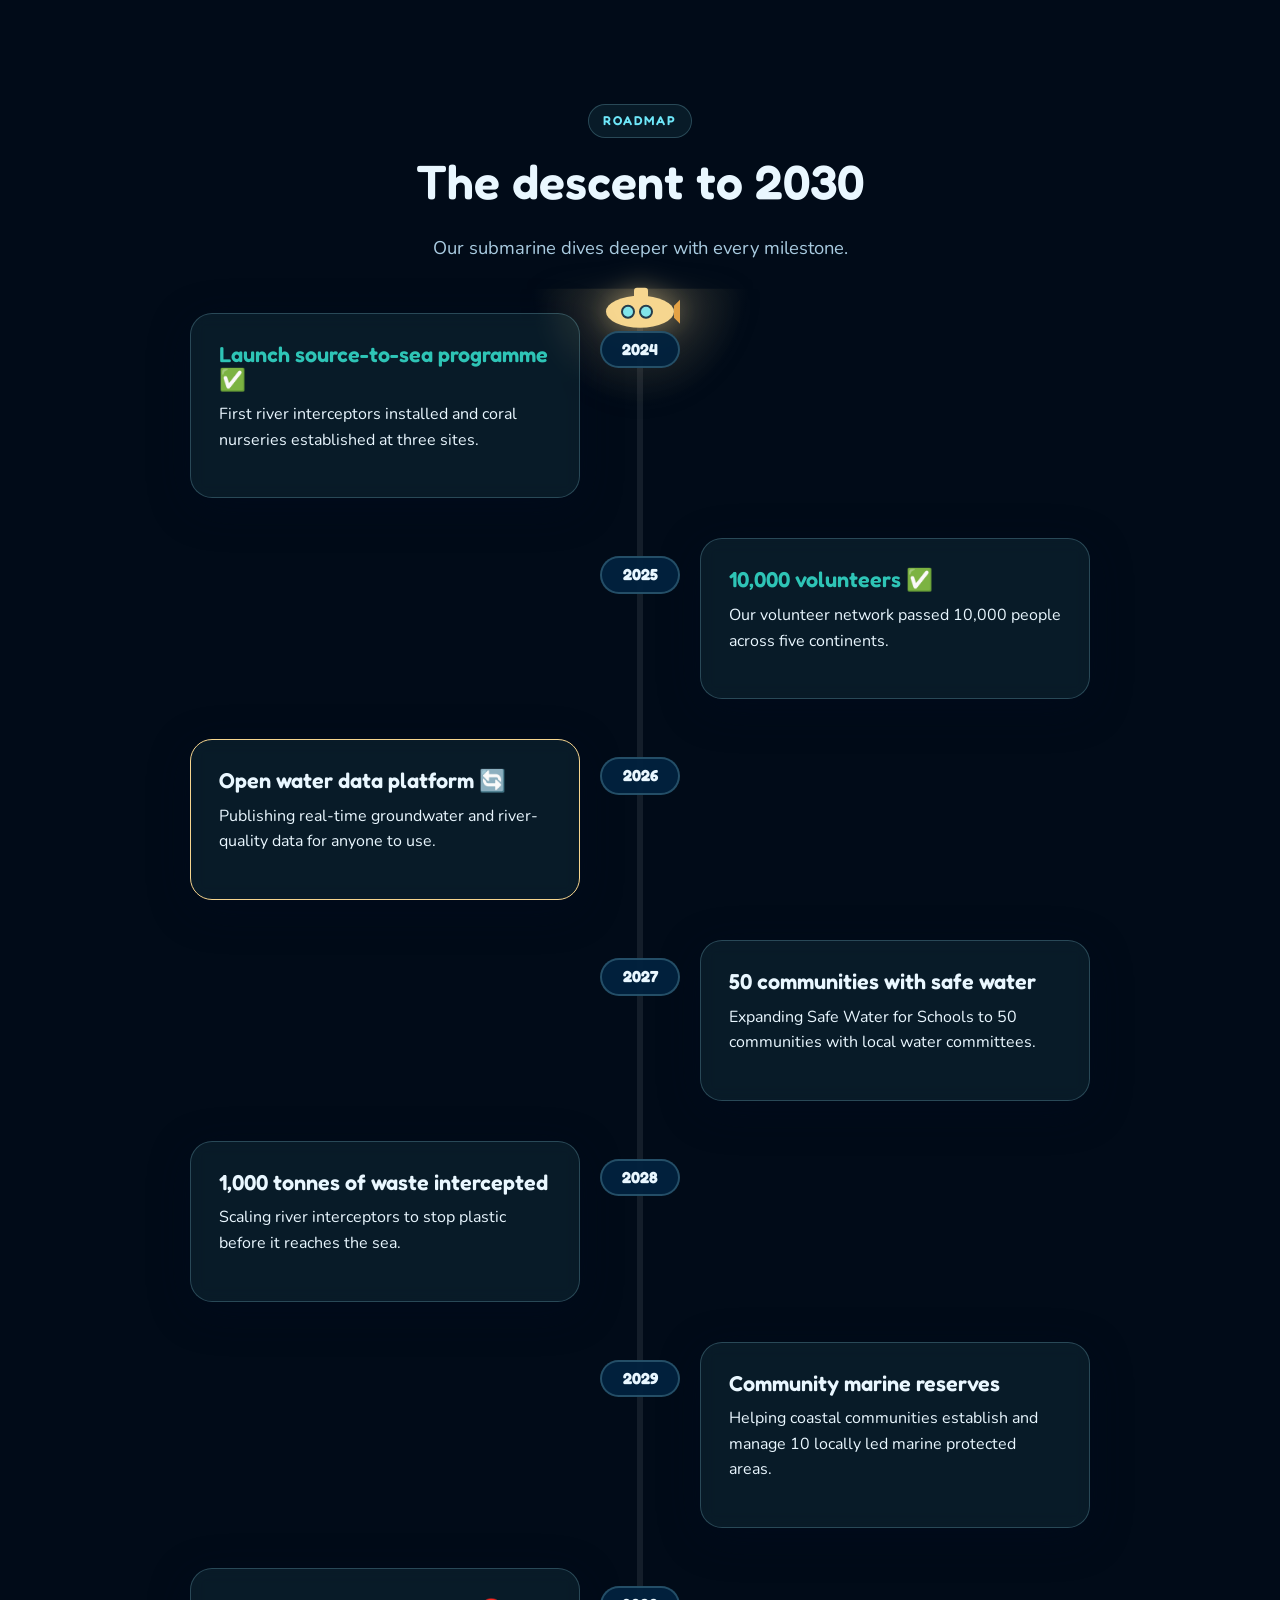
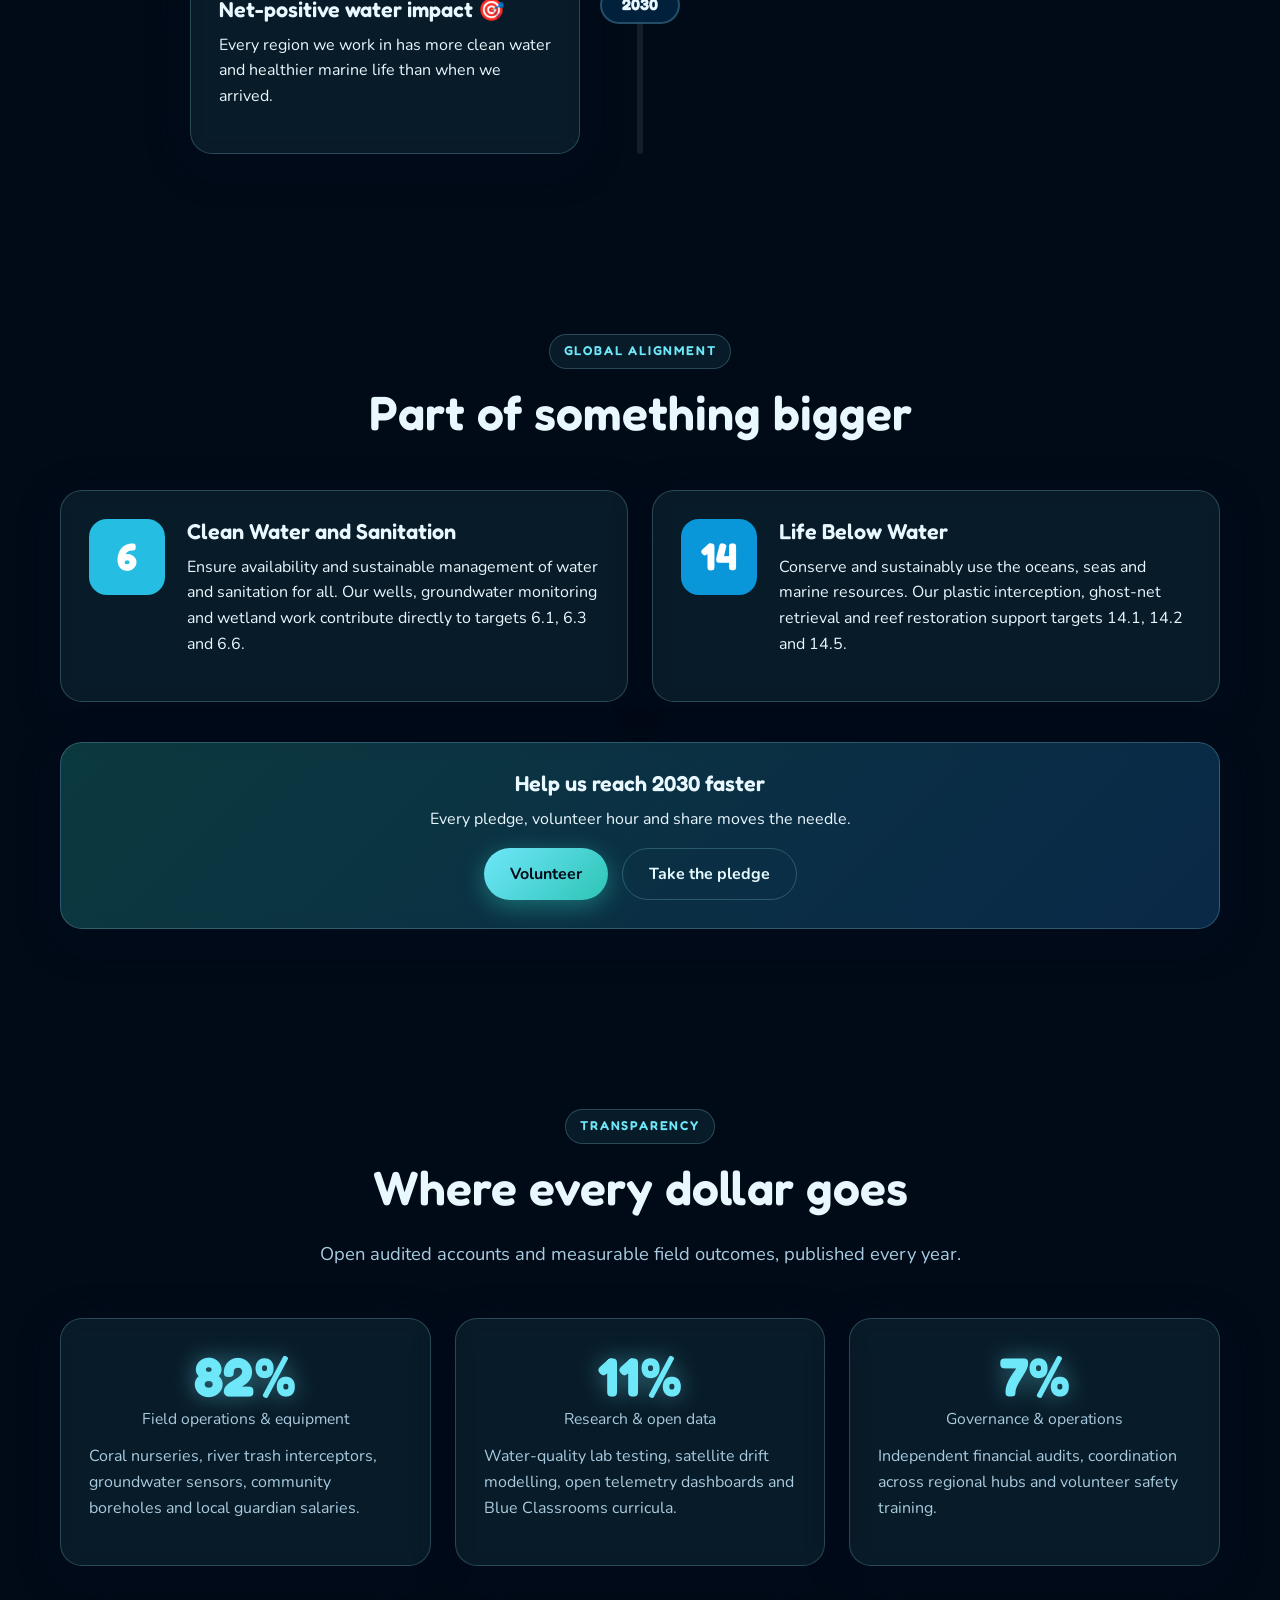
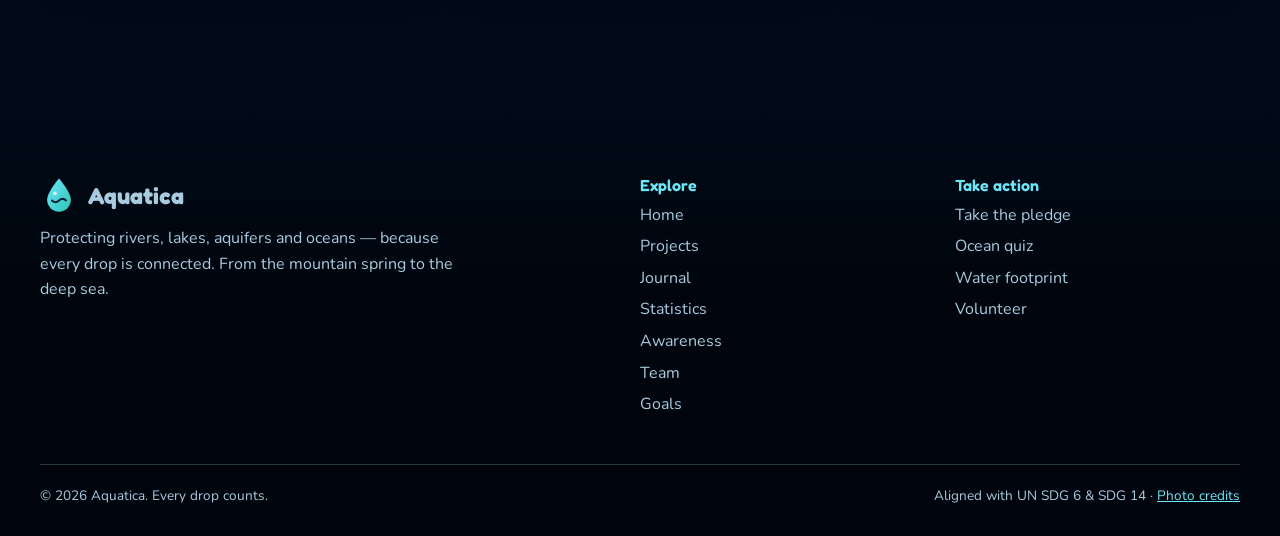
<file: goals.html>
<!doctype html>
<html lang="en" class="no-js">
<head>
  <meta charset="utf-8">
  <meta name="viewport" content="width=device-width, initial-scale=1">
  <title>Goals — Aquatica</title>
  <meta name="description" content="Aquatica's 2030 roadmap for clean water and healthy oceans, aligned with UN Sustainable Development Goals 6 and 14.">
  <link rel="canonical" href="https://aquatica.rakkora.org/goals.html">
  <link rel="preload" as="image" href="assets/images/world-patagonia.webp">
  <meta property="og:type" content="website">
  <meta property="og:site_name" content="Aquatica">
  <meta property="og:title" content="Goals — Aquatica">
  <meta property="og:description" content="Aquatica's 2030 roadmap for clean water and healthy oceans, aligned with UN Sustainable Development Goals 6 and 14.">
  <meta property="og:url" content="https://aquatica.rakkora.org/goals.html">
  <meta property="og:image" content="https://aquatica.rakkora.org/assets/images/world-patagonia.webp">
  <meta name="twitter:card" content="summary_large_image">
  <meta name="twitter:title" content="Goals — Aquatica">
  <meta name="twitter:description" content="Aquatica's 2030 roadmap for clean water and healthy oceans, aligned with UN Sustainable Development Goals 6 and 14.">
  <meta name="twitter:image" content="https://aquatica.rakkora.org/assets/images/world-patagonia.webp">
  <link rel="icon" href="assets/favicon.svg" type="image/svg+xml">
  <link rel="preconnect" href="https://fonts.googleapis.com">
  <link rel="preconnect" href="https://fonts.gstatic.com" crossorigin>
  <link href="https://fonts.googleapis.com/css2?family=Fredoka:wght@400;600;700&family=Nunito:wght@400;700;800&display=swap" rel="stylesheet">
  <script>document.documentElement.classList.remove("no-js")</script>
  <link rel="stylesheet" href="css/style.css">
  <link rel="stylesheet" href="css/pages.css">
  <script src="js/main.js" defer></script>
  <script src="js/goals.js" defer></script>
</head>
<body data-max-depth="10900">
  <a class="skip-link" href="#main">Skip to content</a>
  <header id="site-header"></header>

  <main id="main">
    <section class="hero page-hero">
      <div class="hero-photo" style="background-image:url('assets/images/world-patagonia.webp')" aria-hidden="true"></div>
      <div class="hero-inner">
        <span class="eyebrow reveal">Goals</span>
        <h1 class="reveal" style="--delay:.1s">Our course to <span class="shimmer">2030</span></h1>
        <p class="lead reveal" style="--delay:.2s">Clear targets, measured honestly. Here's where we're heading and how far we've already swum.</p>
      </div>
      <div class="waves" aria-hidden="true">
        <svg class="w1" viewBox="0 0 2880 110" preserveAspectRatio="none"><path d="M0 60 Q 360 10 720 60 T 1440 60 T 2160 60 T 2880 60 V110 H0Z" fill="#6ee7f9"/></svg>
        <svg class="w2" viewBox="0 0 2880 110" preserveAspectRatio="none"><path d="M0 70 Q 240 30 480 70 T 960 70 T 1440 70 T 1920 70 T 2400 70 T 2880 70 V110 H0Z" fill="#2ec4b6"/></svg>
        <svg class="w3" viewBox="0 0 2880 110" preserveAspectRatio="none"><path d="M0 85 Q 480 55 960 85 T 1920 85 T 2880 85 V110 H0Z" fill="#02223f"/></svg>
      </div>
    </section>

    <section class="section">
      <div class="section-head reveal">
        <span class="eyebrow">2030 targets</span>
        <h2>Six goals, one ocean</h2>
        <p class="lead">Progress rings fill as you scroll. Select a goal to see its milestones.</p>
      </div>
      <div class="grid grid-3" id="goal-grid"></div>
    </section>

    <section class="section">
      <div class="section-head reveal">
        <span class="eyebrow">Roadmap</span>
        <h2>The descent to 2030</h2>
        <p class="lead">Our submarine dives deeper with every milestone.</p>
      </div>
      <div class="timeline" id="timeline">
        <div class="timeline-line"><div class="timeline-fill" id="timeline-fill"></div><div class="sub" id="sub" aria-hidden="true">
          <svg viewBox="0 0 80 50"><rect x="34" y="4" width="14" height="12" rx="3" fill="#f6d68f"/><ellipse cx="40" cy="28" rx="34" ry="16" fill="#f6d68f"/><circle cx="28" cy="28" r="6" fill="#6ee7f9" stroke="#02223f" stroke-width="2"/><circle cx="46" cy="28" r="6" fill="#6ee7f9" stroke="#02223f" stroke-width="2"/><path d="M74 22 L80 16 L80 40 L74 34Z" fill="#e29b3b"/></svg>
        </div></div>
        <ol class="timeline-items">
          <li class="tl reveal done"><span class="tl-year">2024</span><div class="card"><h3>Launch source-to-sea programme ✅</h3><p>First river interceptors installed and coral nurseries established at three sites.</p></div></li>
          <li class="tl reveal done"><span class="tl-year">2025</span><div class="card"><h3>10,000 volunteers ✅</h3><p>Our volunteer network passed 10,000 people across five continents.</p></div></li>
          <li class="tl reveal now"><span class="tl-year">2026</span><div class="card"><h3>Open water data platform 🔄</h3><p>Publishing real-time groundwater and river-quality data for anyone to use.</p></div></li>
          <li class="tl reveal"><span class="tl-year">2027</span><div class="card"><h3>50 communities with safe water</h3><p>Expanding Safe Water for Schools to 50 communities with local water committees.</p></div></li>
          <li class="tl reveal"><span class="tl-year">2028</span><div class="card"><h3>1,000 tonnes of waste intercepted</h3><p>Scaling river interceptors to stop plastic before it reaches the sea.</p></div></li>
          <li class="tl reveal"><span class="tl-year">2029</span><div class="card"><h3>Community marine reserves</h3><p>Helping coastal communities establish and manage 10 locally led marine protected areas.</p></div></li>
          <li class="tl reveal"><span class="tl-year">2030</span><div class="card"><h3>Net-positive water impact 🎯</h3><p>Every region we work in has more clean water and healthier marine life than when we arrived.</p></div></li>
        </ol>
      </div>
    </section>

    <section class="section">
      <div class="section-head reveal">
        <span class="eyebrow">Global alignment</span>
        <h2>Part of something bigger</h2>
      </div>
      <div class="grid grid-2">
        <div class="card float sdg reveal sdg6"><div class="sdg-num">6</div><div><h3>Clean Water and Sanitation</h3><p>Ensure availability and sustainable management of water and sanitation for all. Our wells, groundwater monitoring and wetland work contribute directly to targets 6.1, 6.3 and 6.6.</p></div></div>
        <div class="card float sdg reveal sdg14" style="--delay:.1s"><div class="sdg-num">14</div><div><h3>Life Below Water</h3><p>Conserve and sustainably use the oceans, seas and marine resources. Our plastic interception, ghost-net retrieval and reef restoration support targets 14.1, 14.2 and 14.5.</p></div></div>
      </div>
      <div class="cta-band card reveal">
        <h3>Help us reach 2030 faster</h3>
        <p>Every pledge, volunteer hour and share moves the needle.</p>
        <div class="hero-actions"><a class="btn" href="team.html#join">Volunteer</a><a class="btn ghost" href="awareness.html#pledge">Take the pledge</a></div>
      </div>
    </section>

    <section class="section" id="reports">
      <div class="section-head reveal">
        <span class="eyebrow">Transparency</span>
        <h2>Where every dollar goes</h2>
        <p class="lead">Open audited accounts and measurable field outcomes, published every year.</p>
      </div>
      <div class="grid grid-3">
        <article class="card float reveal">
          <div class="stat"><div class="num">82%</div><div class="label">Field operations &amp; equipment</div></div>
          <p style="color:var(--text-dim);margin-top:12px">Coral nurseries, river trash interceptors, groundwater sensors, community boreholes and local guardian salaries.</p>
        </article>
        <article class="card float reveal" style="--delay:.08s">
          <div class="stat"><div class="num">11%</div><div class="label">Research &amp; open data</div></div>
          <p style="color:var(--text-dim);margin-top:12px">Water-quality lab testing, satellite drift modelling, open telemetry dashboards and Blue Classrooms curricula.</p>
        </article>
        <article class="card float reveal" style="--delay:.16s">
          <div class="stat"><div class="num">7%</div><div class="label">Governance &amp; operations</div></div>
          <p style="color:var(--text-dim);margin-top:12px">Independent financial audits, coordination across regional hubs and volunteer safety training.</p>
        </article>
      </div>
    </section>
  </main>

  <footer id="site-footer"></footer>
</body>
</html>
</file>
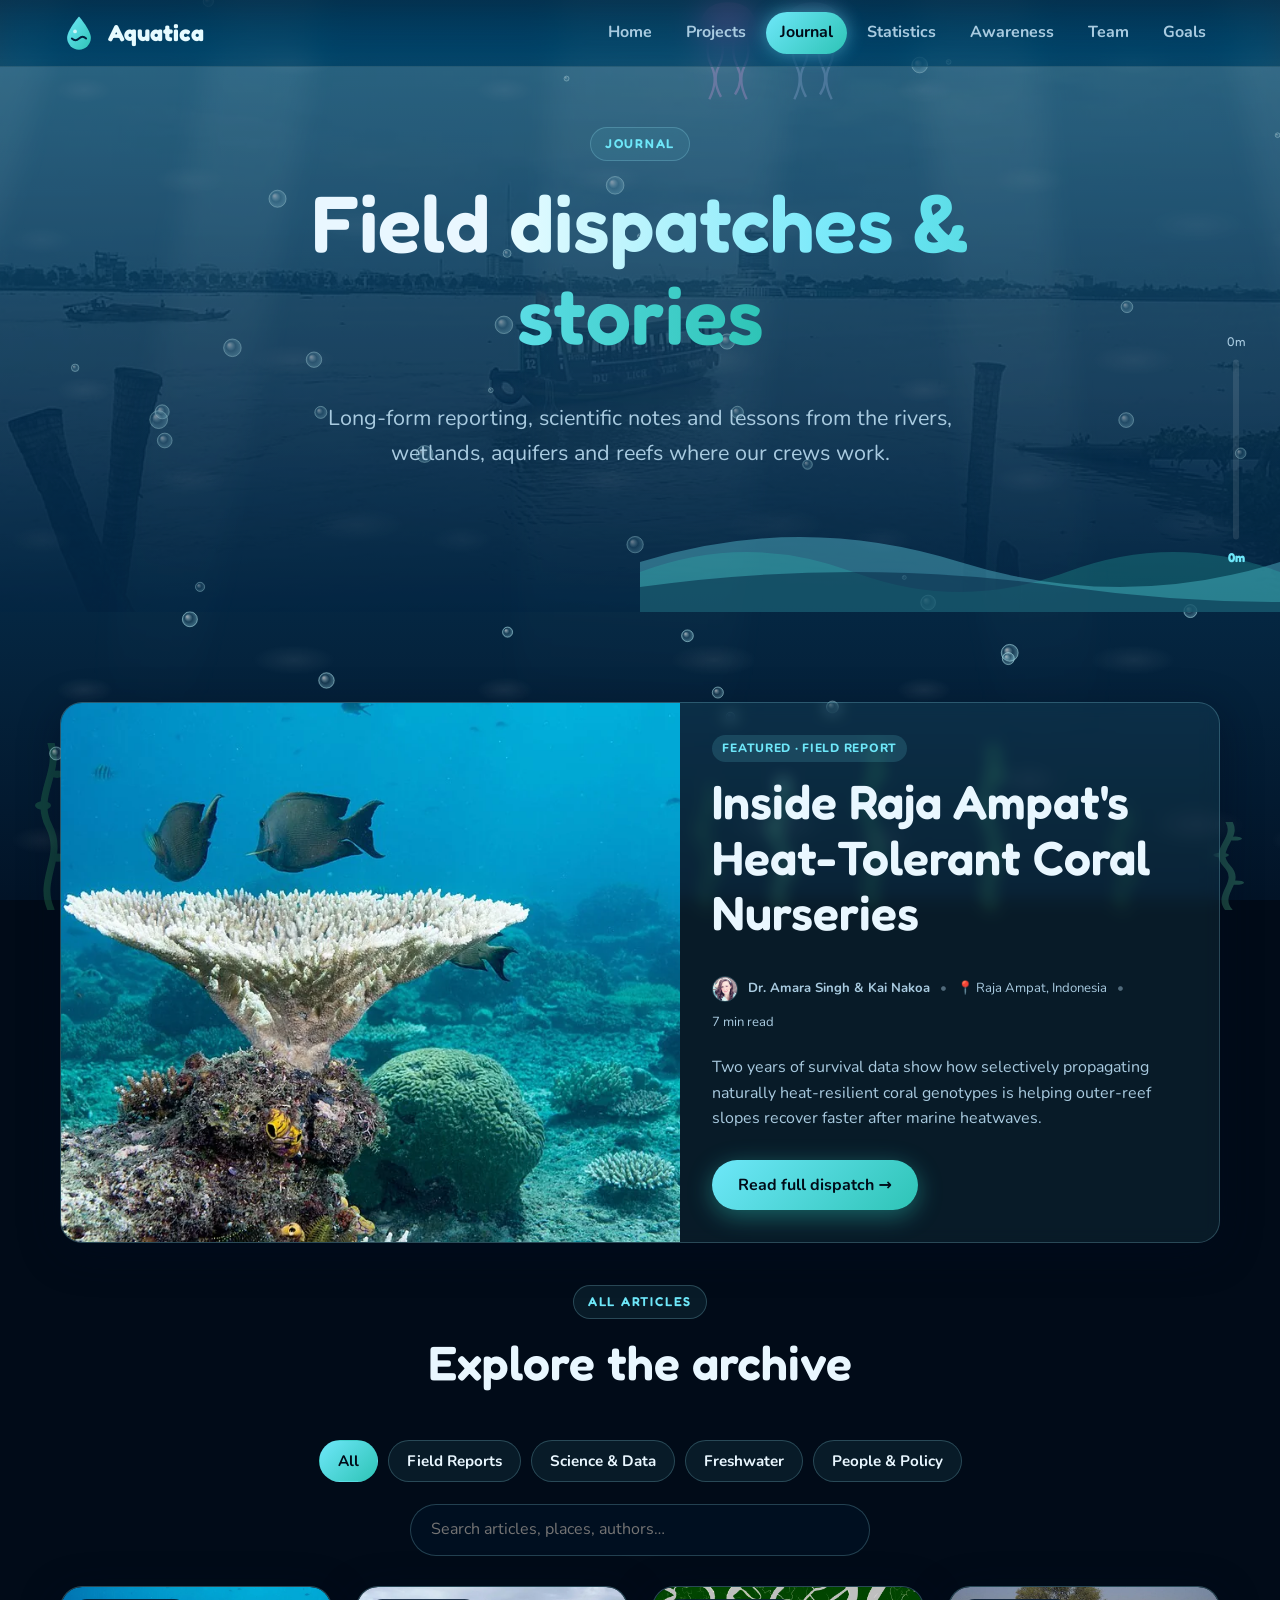
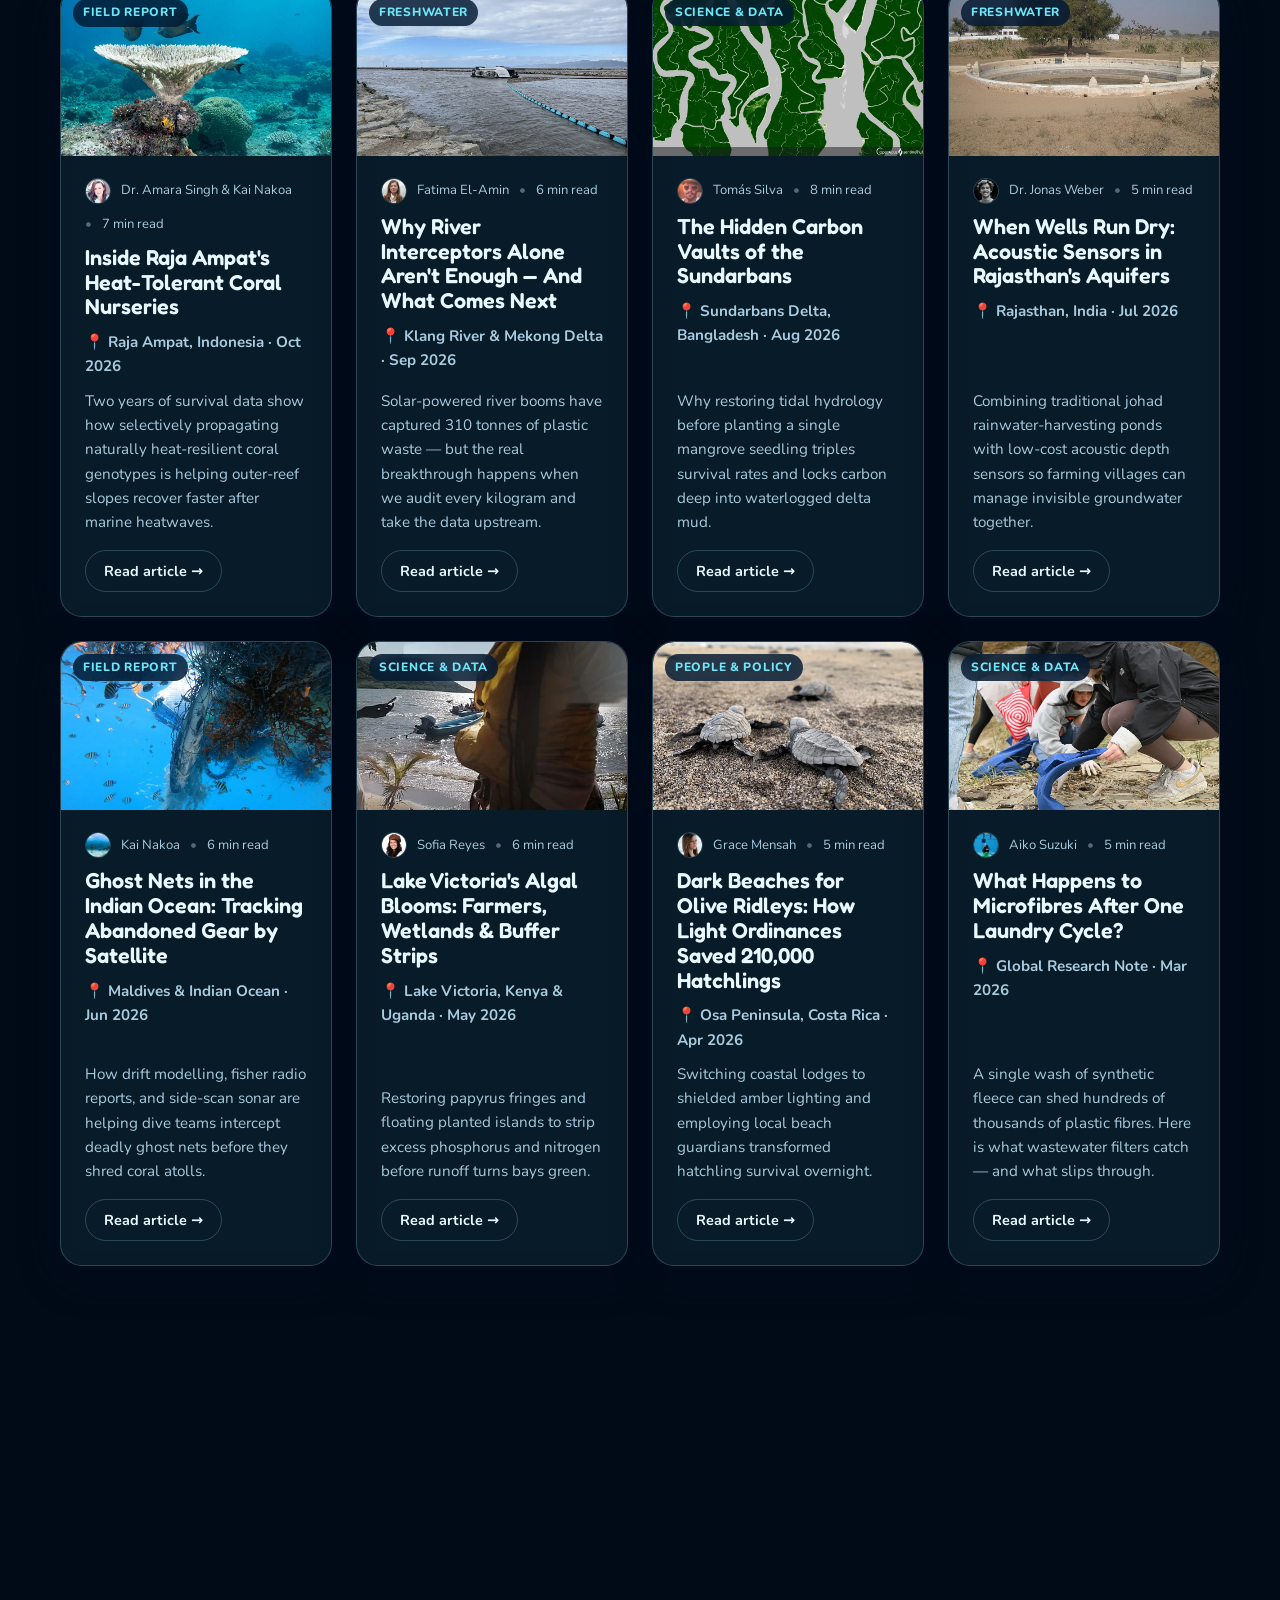
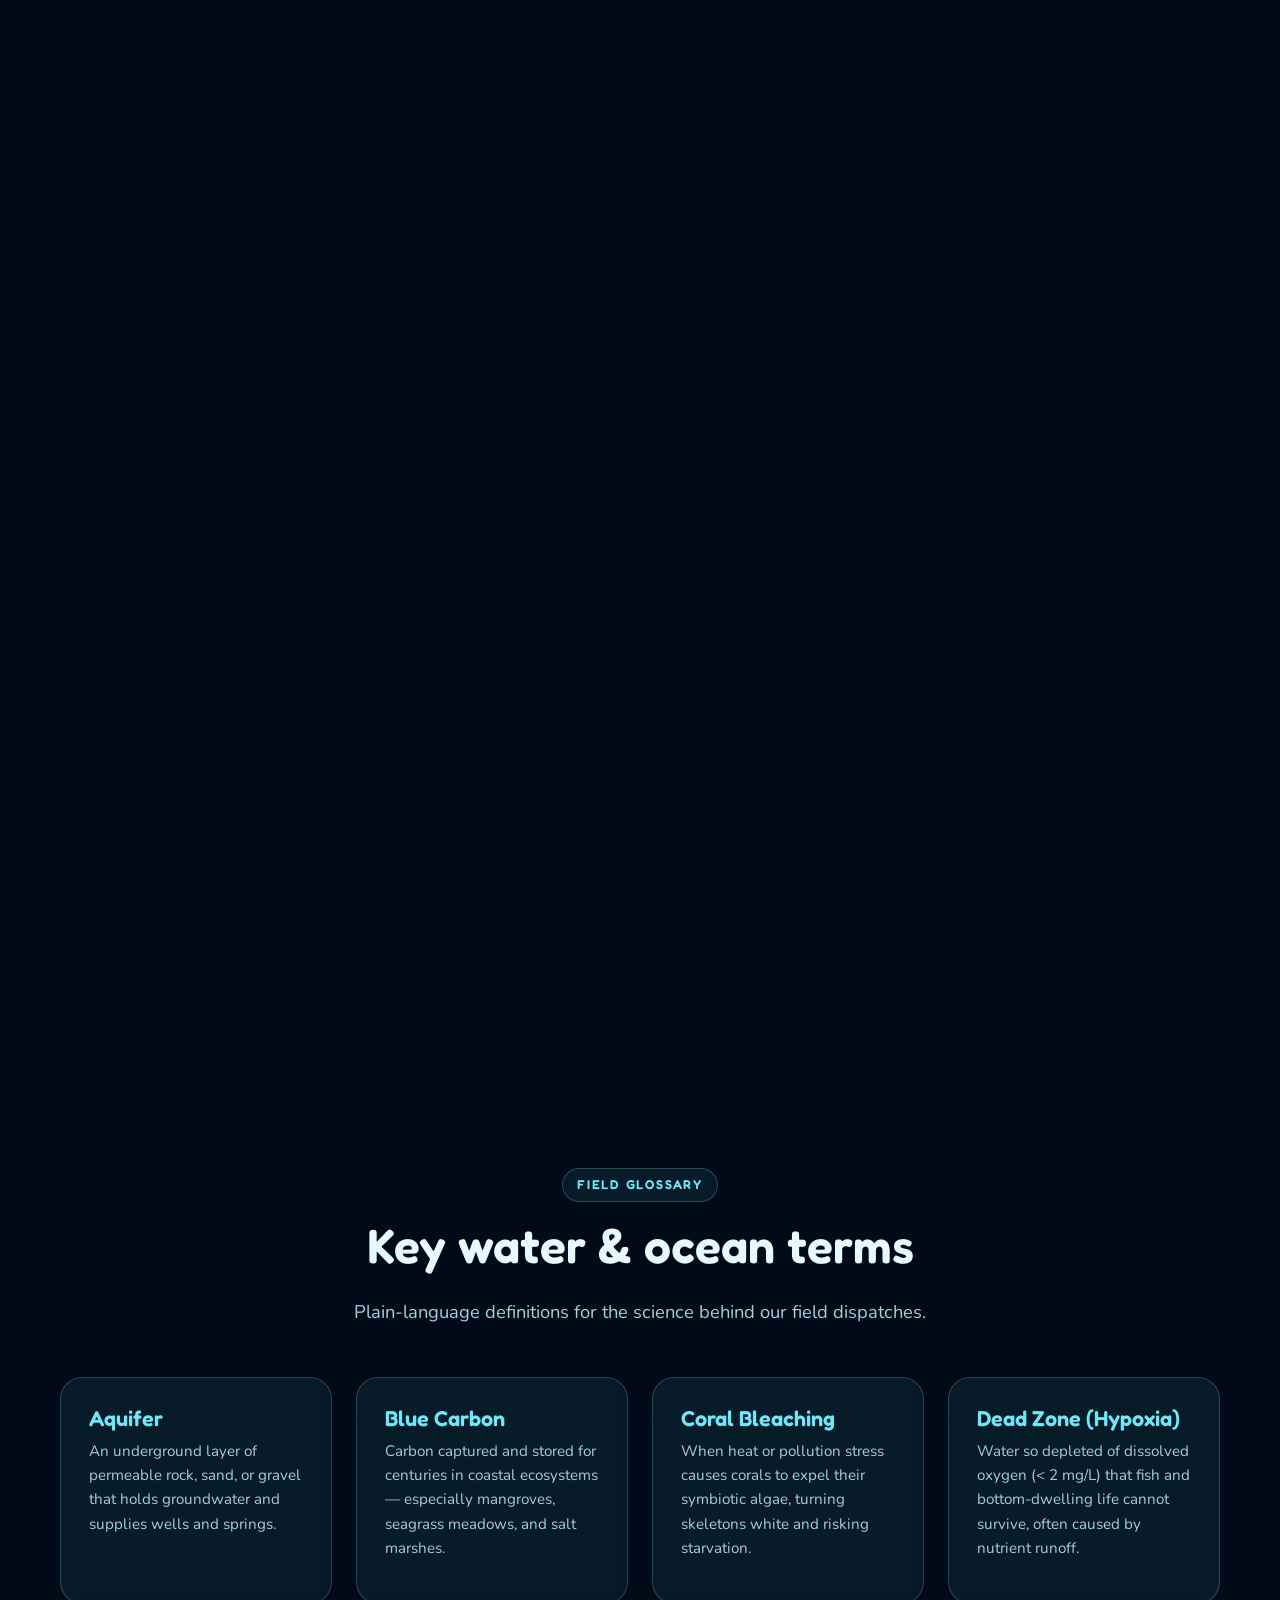
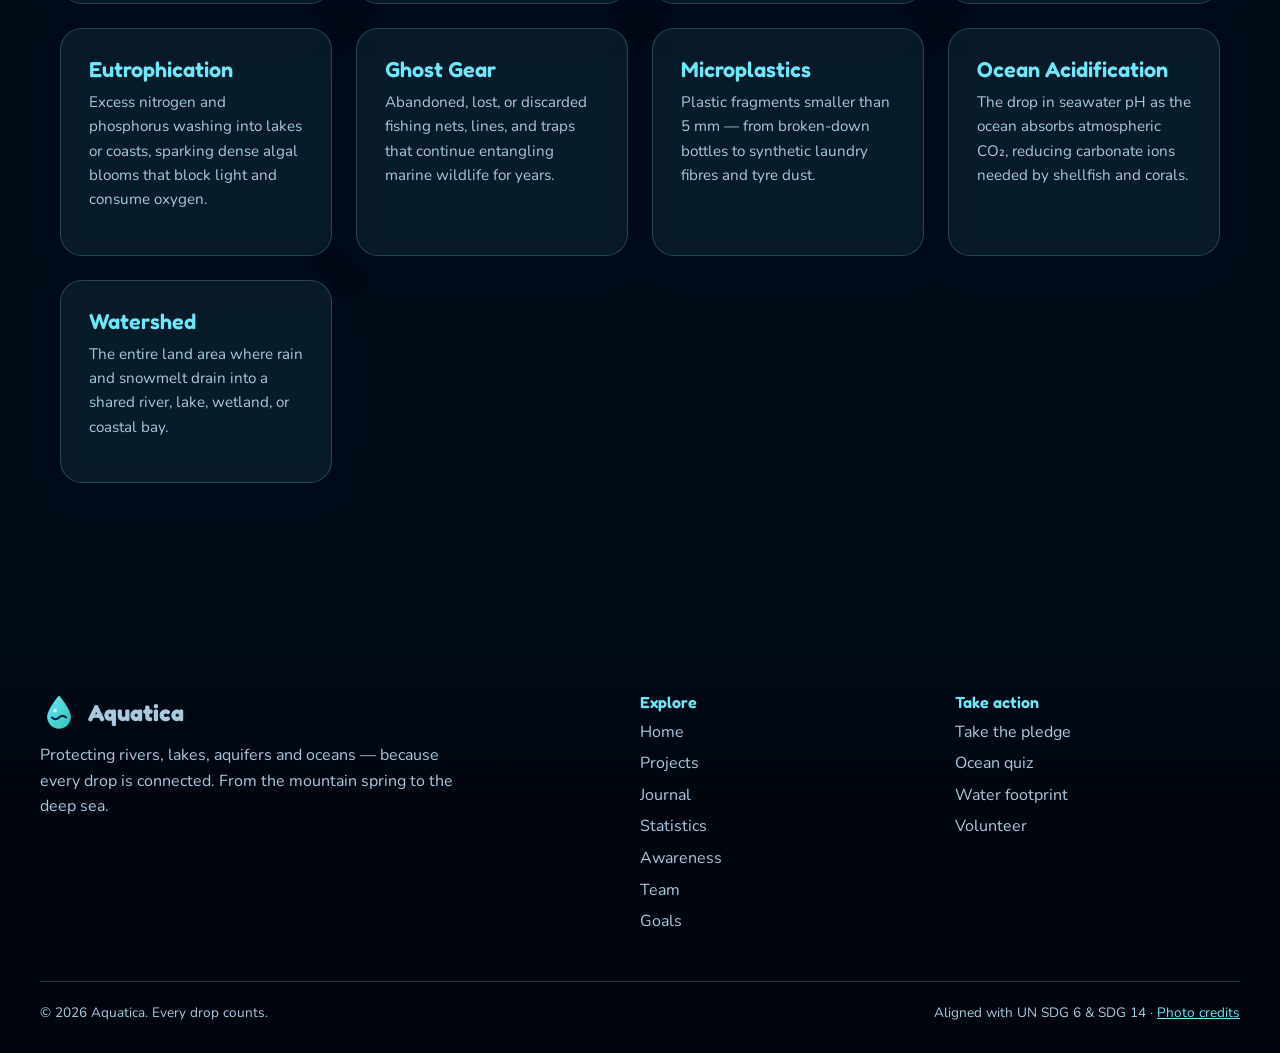
<file: journal.html>
<!doctype html>
<html lang="en" class="no-js">
<head>
  <meta charset="utf-8">
  <meta name="viewport" content="width=device-width, initial-scale=1">
  <title>Journal &amp; Field Dispatches — Aquatica</title>
  <meta name="description" content="In-depth field dispatches, conservation research, freshwater case studies and ocean science articles from Aquatica's global teams.">
  <link rel="canonical" href="https://aquatica.rakkora.org/journal.html">
  <link rel="preload" as="image" href="assets/images/world-mekong.webp">
  <meta property="og:type" content="website">
  <meta property="og:site_name" content="Aquatica">
  <meta property="og:title" content="Journal &amp; Field Dispatches — Aquatica">
  <meta property="og:description" content="In-depth field dispatches, conservation research, freshwater case studies and ocean science articles from Aquatica's global teams.">
  <meta property="og:url" content="https://aquatica.rakkora.org/journal.html">
  <meta property="og:image" content="https://aquatica.rakkora.org/assets/images/world-mekong.webp">
  <meta name="twitter:card" content="summary_large_image">
  <meta name="twitter:title" content="Journal &amp; Field Dispatches — Aquatica">
  <meta name="twitter:description" content="In-depth field dispatches, conservation research, freshwater case studies and ocean science articles from Aquatica's global teams.">
  <meta name="twitter:image" content="https://aquatica.rakkora.org/assets/images/world-mekong.webp">
  <link rel="icon" href="assets/favicon.svg" type="image/svg+xml">
  <link rel="preconnect" href="https://fonts.googleapis.com">
  <link rel="preconnect" href="https://fonts.gstatic.com" crossorigin>
  <link href="https://fonts.googleapis.com/css2?family=Fredoka:wght@400;600;700&family=Nunito:wght@400;700;800&display=swap" rel="stylesheet">
  <script>document.documentElement.classList.remove("no-js")</script>
  <link rel="stylesheet" href="css/style.css">
  <link rel="stylesheet" href="css/pages.css">
  <script src="js/main.js" defer></script>
  <script src="js/journal.js" defer></script>
</head>
<body data-max-depth="600">
  <a class="skip-link" href="#main">Skip to content</a>
  <header id="site-header"></header>

  <main id="main">
    <section class="hero page-hero">
      <div class="hero-photo" style="background-image:url('assets/images/world-mekong.webp')" aria-hidden="true"></div>
      <div class="hero-inner">
        <span class="eyebrow reveal">Journal</span>
        <h1 class="reveal" style="--delay:.1s">Field <span class="shimmer">dispatches &amp; stories</span></h1>
        <p class="lead reveal" style="--delay:.2s">Long-form reporting, scientific notes and lessons from the rivers, wetlands, aquifers and reefs where our crews work.</p>
      </div>
      <div class="waves" aria-hidden="true">
        <svg class="w1" viewBox="0 0 2880 110" preserveAspectRatio="none"><path d="M0 60 Q 360 10 720 60 T 1440 60 T 2160 60 T 2880 60 V110 H0Z" fill="#6ee7f9"/></svg>
        <svg class="w2" viewBox="0 0 2880 110" preserveAspectRatio="none"><path d="M0 70 Q 240 30 480 70 T 960 70 T 1440 70 T 1920 70 T 2400 70 T 2880 70 V110 H0Z" fill="#2ec4b6"/></svg>
        <svg class="w3" viewBox="0 0 2880 110" preserveAspectRatio="none"><path d="M0 85 Q 480 55 960 85 T 1920 85 T 2880 85 V110 H0Z" fill="#02223f"/></svg>
      </div>
    </section>

    <section class="section">
      <div id="featured-slot"></div>

      <div class="section-head reveal">
        <span class="eyebrow">All articles</span>
        <h2>Explore the archive</h2>
      </div>
      <div class="chips reveal" role="group" aria-label="Filter articles" id="article-filters">
        <button class="chip" aria-pressed="true" data-filter="all">All</button>
        <button class="chip" aria-pressed="false" data-filter="field">Field Reports</button>
        <button class="chip" aria-pressed="false" data-filter="science">Science &amp; Data</button>
        <button class="chip" aria-pressed="false" data-filter="freshwater">Freshwater</button>
        <button class="chip" aria-pressed="false" data-filter="people">People &amp; Policy</button>
      </div>
      <div class="search-row reveal">
        <label class="sr-only" for="article-search">Search articles</label>
        <input type="text" id="article-search" placeholder="Search articles, places, authors…">
      </div>
      <div class="grid grid-3" id="article-grid"></div>
      <p class="empty" id="article-empty" hidden>No articles match — try another topic or keyword.</p>
    </section>

    <section class="section" id="glossary">
      <div class="section-head reveal">
        <span class="eyebrow">Field glossary</span>
        <h2>Key water &amp; ocean terms</h2>
        <p class="lead">Plain-language definitions for the science behind our field dispatches.</p>
      </div>
      <div class="grid grid-3">
        <article class="card float briefing-card reveal"><h3>Aquifer</h3><p>An underground layer of permeable rock, sand, or gravel that holds groundwater and supplies wells and springs.</p></article>
        <article class="card float briefing-card reveal" style="--delay:.06s"><h3>Blue Carbon</h3><p>Carbon captured and stored for centuries in coastal ecosystems — especially mangroves, seagrass meadows, and salt marshes.</p></article>
        <article class="card float briefing-card reveal" style="--delay:.12s"><h3>Coral Bleaching</h3><p>When heat or pollution stress causes corals to expel their symbiotic algae, turning skeletons white and risking starvation.</p></article>
        <article class="card float briefing-card reveal"><h3>Dead Zone (Hypoxia)</h3><p>Water so depleted of dissolved oxygen (&lt; 2 mg/L) that fish and bottom-dwelling life cannot survive, often caused by nutrient runoff.</p></article>
        <article class="card float briefing-card reveal" style="--delay:.06s"><h3>Eutrophication</h3><p>Excess nitrogen and phosphorus washing into lakes or coasts, sparking dense algal blooms that block light and consume oxygen.</p></article>
        <article class="card float briefing-card reveal" style="--delay:.12s"><h3>Ghost Gear</h3><p>Abandoned, lost, or discarded fishing nets, lines, and traps that continue entangling marine wildlife for years.</p></article>
        <article class="card float briefing-card reveal"><h3>Microplastics</h3><p>Plastic fragments smaller than 5 mm — from broken-down bottles to synthetic laundry fibres and tyre dust.</p></article>
        <article class="card float briefing-card reveal" style="--delay:.06s"><h3>Ocean Acidification</h3><p>The drop in seawater pH as the ocean absorbs atmospheric CO₂, reducing carbonate ions needed by shellfish and corals.</p></article>
        <article class="card float briefing-card reveal" style="--delay:.12s"><h3>Watershed</h3><p>The entire land area where rain and snowmelt drain into a shared river, lake, wetland, or coastal bay.</p></article>
      </div>
    </section>
  </main>

  <footer id="site-footer"></footer>
</body>
</html>
</file>
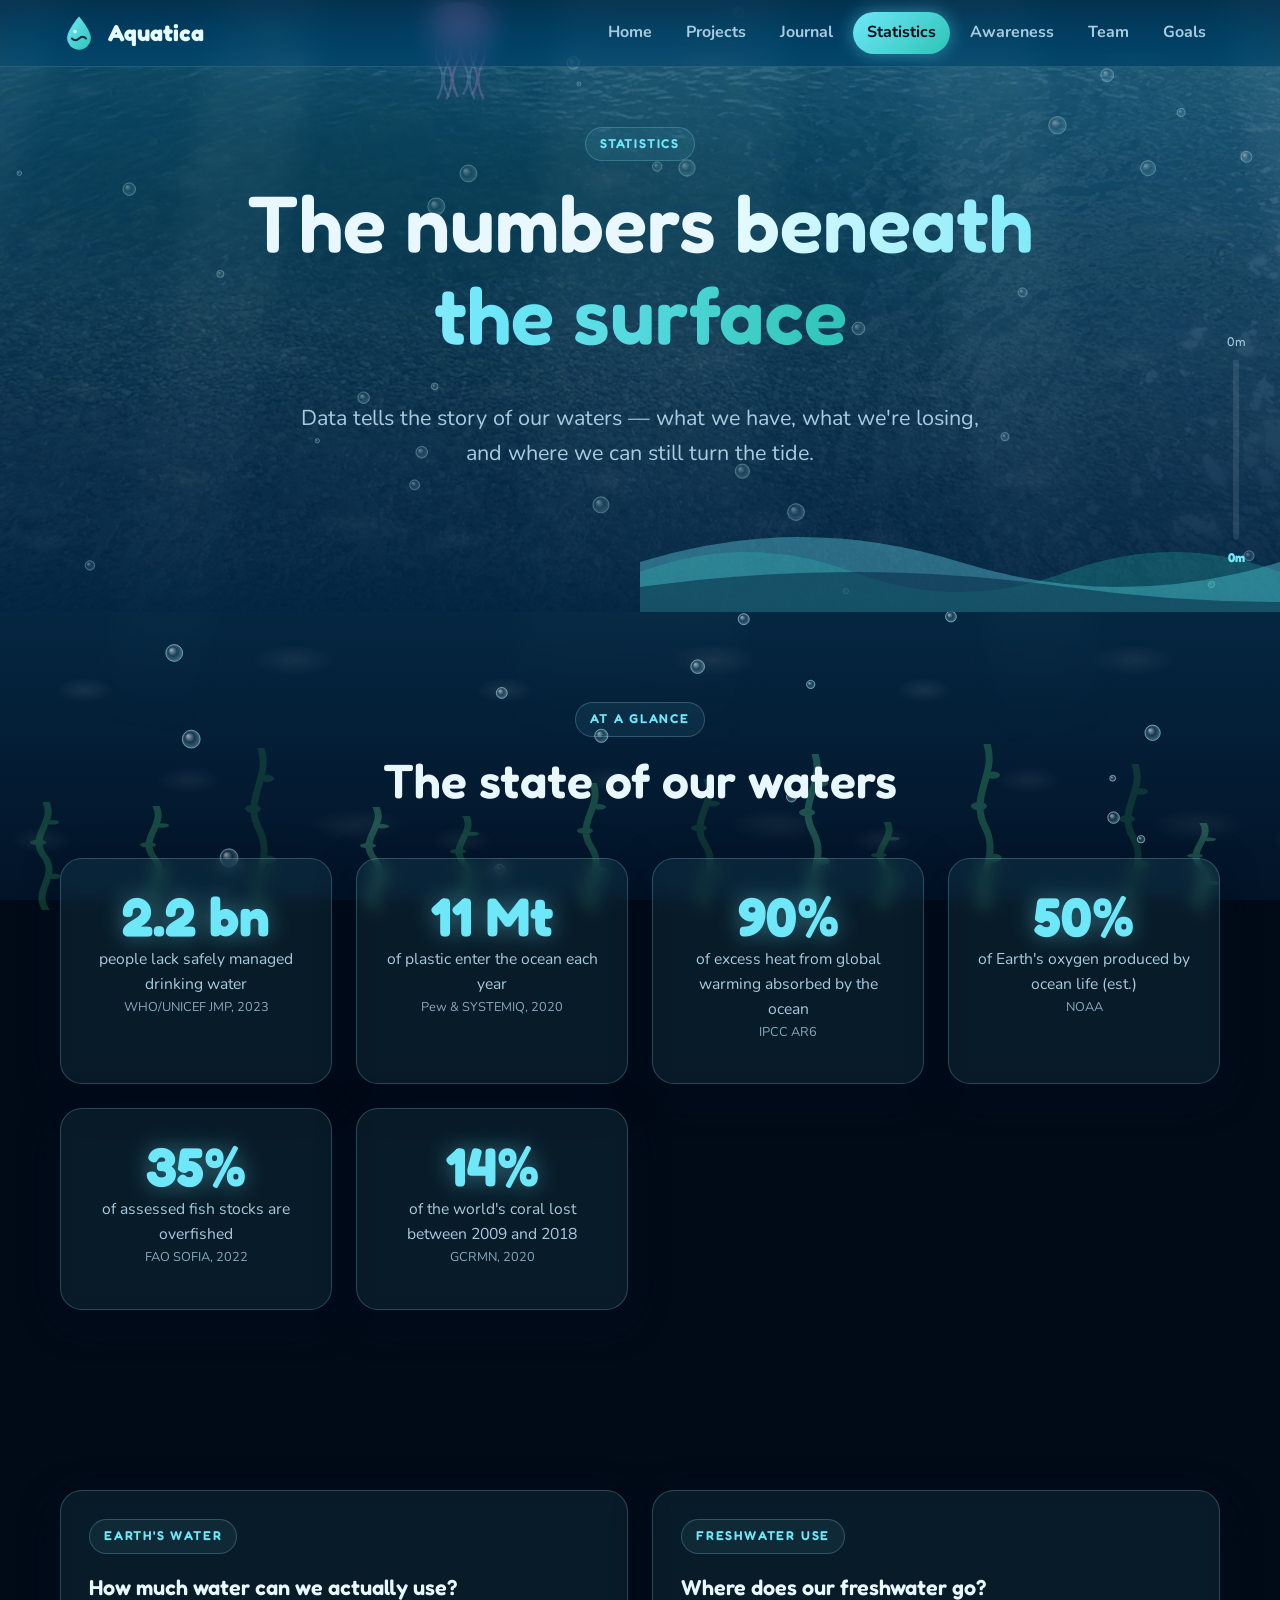
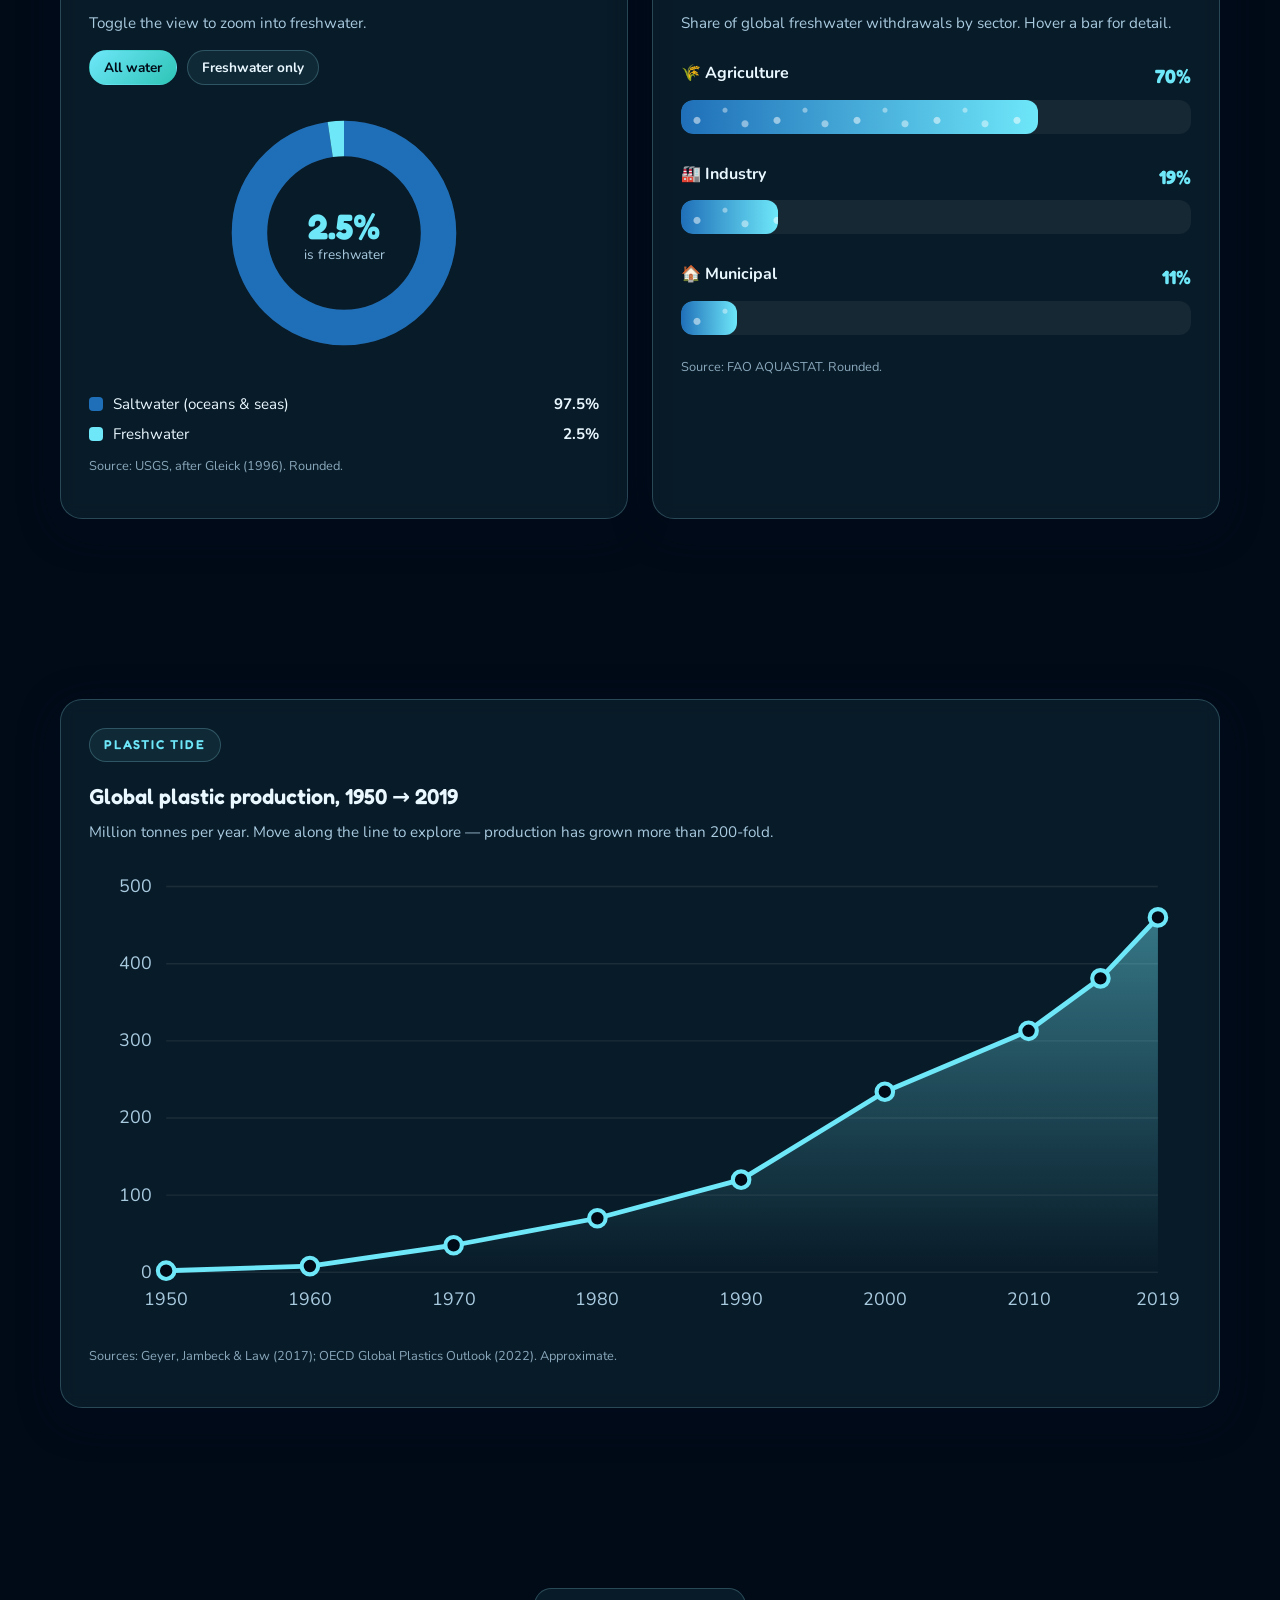
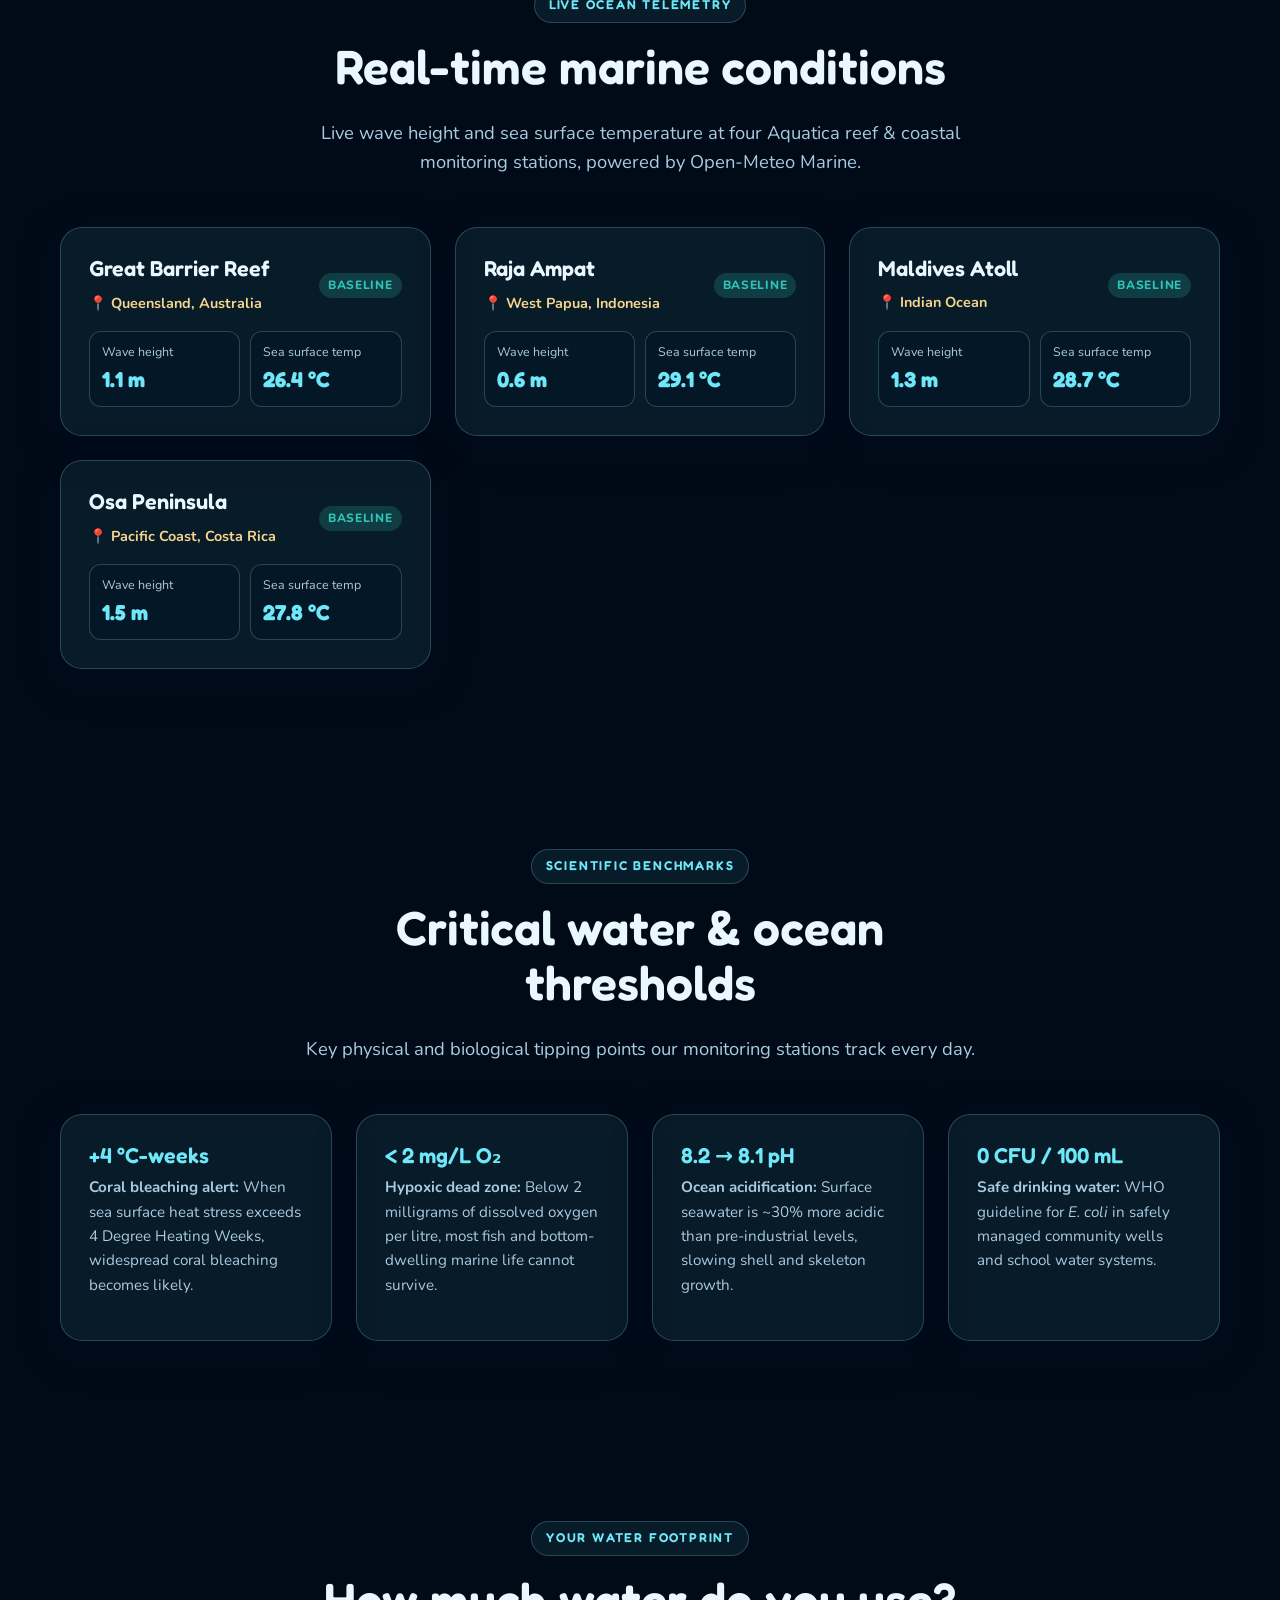
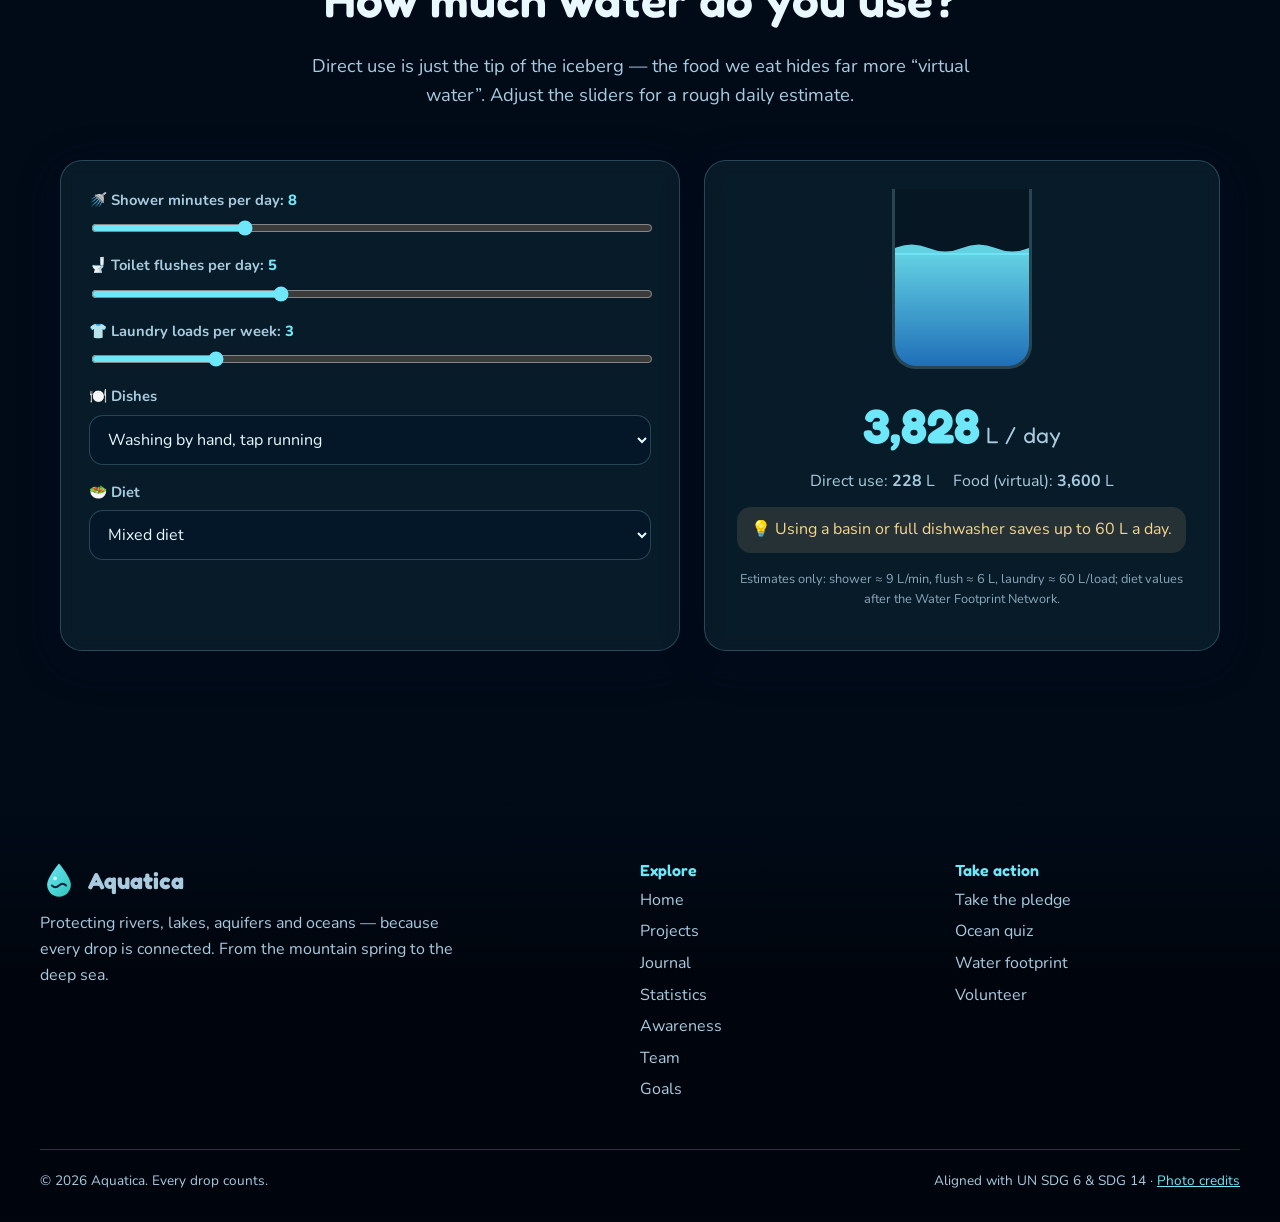
<file: statistics.html>
<!doctype html>
<html lang="en" class="no-js">
<head>
  <meta charset="utf-8">
  <meta name="viewport" content="width=device-width, initial-scale=1">
  <title>Statistics — Aquatica</title>
  <meta name="description" content="Interactive statistics on freshwater, ocean plastic and ocean health, plus a personal water footprint calculator.">
  <link rel="canonical" href="https://aquatica.rakkora.org/statistics.html">
  <link rel="preload" as="image" href="assets/images/world-baikal.webp">
  <meta property="og:type" content="website">
  <meta property="og:site_name" content="Aquatica">
  <meta property="og:title" content="Statistics — Aquatica">
  <meta property="og:description" content="Interactive statistics on freshwater, ocean plastic and ocean health, plus live marine telemetry and water footprint calculator.">
  <meta property="og:url" content="https://aquatica.rakkora.org/statistics.html">
  <meta property="og:image" content="https://aquatica.rakkora.org/assets/images/world-baikal.webp">
  <meta name="twitter:card" content="summary_large_image">
  <meta name="twitter:title" content="Statistics — Aquatica">
  <meta name="twitter:description" content="Interactive statistics on freshwater, ocean plastic and ocean health, plus live marine telemetry and water footprint calculator.">
  <meta name="twitter:image" content="https://aquatica.rakkora.org/assets/images/world-baikal.webp">
  <link rel="icon" href="assets/favicon.svg" type="image/svg+xml">
  <link rel="preconnect" href="https://fonts.googleapis.com">
  <link rel="preconnect" href="https://fonts.gstatic.com" crossorigin>
  <link href="https://fonts.googleapis.com/css2?family=Fredoka:wght@400;600;700&family=Nunito:wght@400;700;800&display=swap" rel="stylesheet">
  <script>document.documentElement.classList.remove("no-js")</script>
  <link rel="stylesheet" href="css/style.css">
  <link rel="stylesheet" href="css/pages.css">
  <script src="js/main.js" defer></script>
  <script src="js/statistics.js" defer></script>
</head>
<body data-max-depth="1000">
  <a class="skip-link" href="#main">Skip to content</a>
  <header id="site-header"></header>

  <main id="main">
    <section class="hero page-hero">
      <div class="hero-photo" style="background-image:url('assets/images/world-baikal.webp')" aria-hidden="true"></div>
      <div class="hero-inner">
        <span class="eyebrow reveal">Statistics</span>
        <h1 class="reveal" style="--delay:.1s">The numbers <span class="shimmer">beneath the surface</span></h1>
        <p class="lead reveal" style="--delay:.2s">Data tells the story of our waters — what we have, what we're losing, and where we can still turn the tide.</p>
      </div>
      <div class="waves" aria-hidden="true">
        <svg class="w1" viewBox="0 0 2880 110" preserveAspectRatio="none"><path d="M0 60 Q 360 10 720 60 T 1440 60 T 2160 60 T 2880 60 V110 H0Z" fill="#6ee7f9"/></svg>
        <svg class="w2" viewBox="0 0 2880 110" preserveAspectRatio="none"><path d="M0 70 Q 240 30 480 70 T 960 70 T 1440 70 T 1920 70 T 2400 70 T 2880 70 V110 H0Z" fill="#2ec4b6"/></svg>
        <svg class="w3" viewBox="0 0 2880 110" preserveAspectRatio="none"><path d="M0 85 Q 480 55 960 85 T 1920 85 T 2880 85 V110 H0Z" fill="#02223f"/></svg>
      </div>
    </section>

    <section class="section">
      <div class="section-head reveal">
        <span class="eyebrow">At a glance</span>
        <h2>The state of our waters</h2>
      </div>
      <div class="grid grid-3">
        <div class="card stat reveal"><div class="num" data-count="2.2" data-decimals="1" data-suffix=" bn">0</div><div class="label">people lack safely managed drinking water</div><p class="source">WHO/UNICEF JMP, 2023</p></div>
        <div class="card stat reveal" style="--delay:.08s"><div class="num" data-count="11" data-suffix=" Mt">0</div><div class="label">of plastic enter the ocean each year</div><p class="source">Pew &amp; SYSTEMIQ, 2020</p></div>
        <div class="card stat reveal" style="--delay:.16s"><div class="num" data-count="90" data-suffix="%">0</div><div class="label">of excess heat from global warming absorbed by the ocean</div><p class="source">IPCC AR6</p></div>
        <div class="card stat reveal"><div class="num" data-count="50" data-suffix="%">0</div><div class="label">of Earth's oxygen produced by ocean life (est.)</div><p class="source">NOAA</p></div>
        <div class="card stat reveal" style="--delay:.08s"><div class="num" data-count="35" data-suffix="%">0</div><div class="label">of assessed fish stocks are overfished</div><p class="source">FAO SOFIA, 2022</p></div>
        <div class="card stat reveal" style="--delay:.16s"><div class="num" data-count="14" data-suffix="%">0</div><div class="label">of the world's coral lost between 2009 and 2018</div><p class="source">GCRMN, 2020</p></div>
      </div>
    </section>

    <section class="section">
      <div class="grid grid-2">
        <div class="card chart-card reveal" id="donut-card">
          <span class="eyebrow">Earth's water</span>
          <h3>How much water can we actually use?</h3>
          <p class="chart-help">Toggle the view to zoom into freshwater.</p>
          <div class="chips small-chips" role="group" aria-label="Water view">
            <button class="chip" aria-pressed="true" data-view="all">All water</button>
            <button class="chip" aria-pressed="false" data-view="fresh">Freshwater only</button>
          </div>
          <div class="donut-wrap"><svg id="donut" viewBox="0 0 220 220" role="img" aria-labelledby="donut-title"><title id="donut-title">Distribution of Earth's water</title></svg><div class="donut-center" id="donut-center"></div></div>
          <ul class="legend" id="donut-legend"></ul>
          <p class="source">Source: USGS, after Gleick (1996). Rounded.</p>
        </div>

        <div class="card chart-card reveal" style="--delay:.1s" id="bars-card">
          <span class="eyebrow">Freshwater use</span>
          <h3>Where does our freshwater go?</h3>
          <p class="chart-help">Share of global freshwater withdrawals by sector. Hover a bar for detail.</p>
          <div class="hbars" id="hbars"></div>
          <p class="source">Source: FAO AQUASTAT. Rounded.</p>
        </div>
      </div>
    </section>

    <section class="section">
      <div class="card chart-card reveal" id="line-card">
        <span class="eyebrow">Plastic tide</span>
        <h3>Global plastic production, 1950 → 2019</h3>
        <p class="chart-help">Million tonnes per year. Move along the line to explore — production has grown more than 200-fold.</p>
        <div class="line-wrap"><svg id="line" viewBox="0 0 800 340" role="img" aria-labelledby="line-title"><title id="line-title">Global plastic production rising from 2 million tonnes in 1950 to about 460 million tonnes in 2019</title></svg></div>
        <p class="source">Sources: Geyer, Jambeck &amp; Law (2017); OECD Global Plastics Outlook (2022). Approximate.</p>
      </div>
    </section>

    <section class="section" id="telemetry">
      <div class="section-head reveal">
        <span class="eyebrow">Live ocean telemetry</span>
        <h2>Real-time marine conditions</h2>
        <p class="lead">Live wave height and sea surface temperature at four Aquatica reef &amp; coastal monitoring stations, powered by Open-Meteo Marine.</p>
      </div>
      <div class="grid grid-2" id="telemetry-grid"></div>
    </section>

    <section class="section" id="benchmarks">
      <div class="section-head reveal">
        <span class="eyebrow">Scientific benchmarks</span>
        <h2>Critical water &amp; ocean thresholds</h2>
        <p class="lead">Key physical and biological tipping points our monitoring stations track every day.</p>
      </div>
      <div class="grid grid-4">
        <article class="card float briefing-card reveal">
          <h3>+4 °C-weeks</h3>
          <p><strong>Coral bleaching alert:</strong> When sea surface heat stress exceeds 4 Degree Heating Weeks, widespread coral bleaching becomes likely.</p>
        </article>
        <article class="card float briefing-card reveal" style="--delay:.08s">
          <h3>&lt; 2 mg/L O₂</h3>
          <p><strong>Hypoxic dead zone:</strong> Below 2 milligrams of dissolved oxygen per litre, most fish and bottom-dwelling marine life cannot survive.</p>
        </article>
        <article class="card float briefing-card reveal" style="--delay:.16s">
          <h3>8.2 → 8.1 pH</h3>
          <p><strong>Ocean acidification:</strong> Surface seawater is ~30% more acidic than pre-industrial levels, slowing shell and skeleton growth.</p>
        </article>
        <article class="card float briefing-card reveal" style="--delay:.24s">
          <h3>0 CFU / 100 mL</h3>
          <p><strong>Safe drinking water:</strong> WHO guideline for <em>E. coli</em> in safely managed community wells and school water systems.</p>
        </article>
      </div>
    </section>

    <section class="section" id="calculator">
      <div class="section-head reveal">
        <span class="eyebrow">Your water footprint</span>
        <h2>How much water do you use?</h2>
        <p class="lead">Direct use is just the tip of the iceberg — the food we eat hides far more “virtual water”. Adjust the sliders for a rough daily estimate.</p>
      </div>
      <div class="calc reveal">
        <form class="card calc-form" id="calc-form">
          <div class="field"><label for="c-shower">🚿 Shower minutes per day: <output data-for="c-shower"></output></label><input type="range" id="c-shower" min="0" max="30" value="8"></div>
          <div class="field"><label for="c-flush">🚽 Toilet flushes per day: <output data-for="c-flush"></output></label><input type="range" id="c-flush" min="0" max="15" value="5"></div>
          <div class="field"><label for="c-laundry">👕 Laundry loads per week: <output data-for="c-laundry"></output></label><input type="range" id="c-laundry" min="0" max="14" value="3"></div>
          <div class="field"><label for="c-dishes">🍽️ Dishes</label>
            <select id="c-dishes"><option value="40">Efficient dishwasher</option><option value="100" selected>Washing by hand, tap running</option><option value="60">Washing by hand, basin</option></select></div>
          <div class="field"><label for="c-diet">🥗 Diet</label>
            <select id="c-diet"><option value="5000">Meat with most meals</option><option value="3600" selected>Mixed diet</option><option value="2600">Vegetarian</option><option value="2100">Plant-based</option></select></div>
        </form>
        <div class="card calc-result" aria-live="polite">
          <div class="tank" aria-hidden="true"><div class="tank-water" id="tank-water"><svg viewBox="0 0 200 20" preserveAspectRatio="none"><path d="M0 10 Q 25 0 50 10 T 100 10 T 150 10 T 200 10 V20 H0Z" fill="rgba(110,231,249,.9)"/></svg></div></div>
          <div class="calc-total"><span id="calc-total">0</span> L / day</div>
          <div class="calc-split"><span>Direct use: <strong id="calc-direct">0</strong> L</span><span>Food (virtual): <strong id="calc-virtual">0</strong> L</span></div>
          <p id="calc-tip" class="calc-tip"></p>
          <p class="source">Estimates only: shower ≈ 9 L/min, flush ≈ 6 L, laundry ≈ 60 L/load; diet values after the Water Footprint Network.</p>
        </div>
      </div>
    </section>
  </main>

  <div class="chart-tooltip" id="tooltip" role="status" hidden></div>
  <footer id="site-footer"></footer>
</body>
</html>
</file>
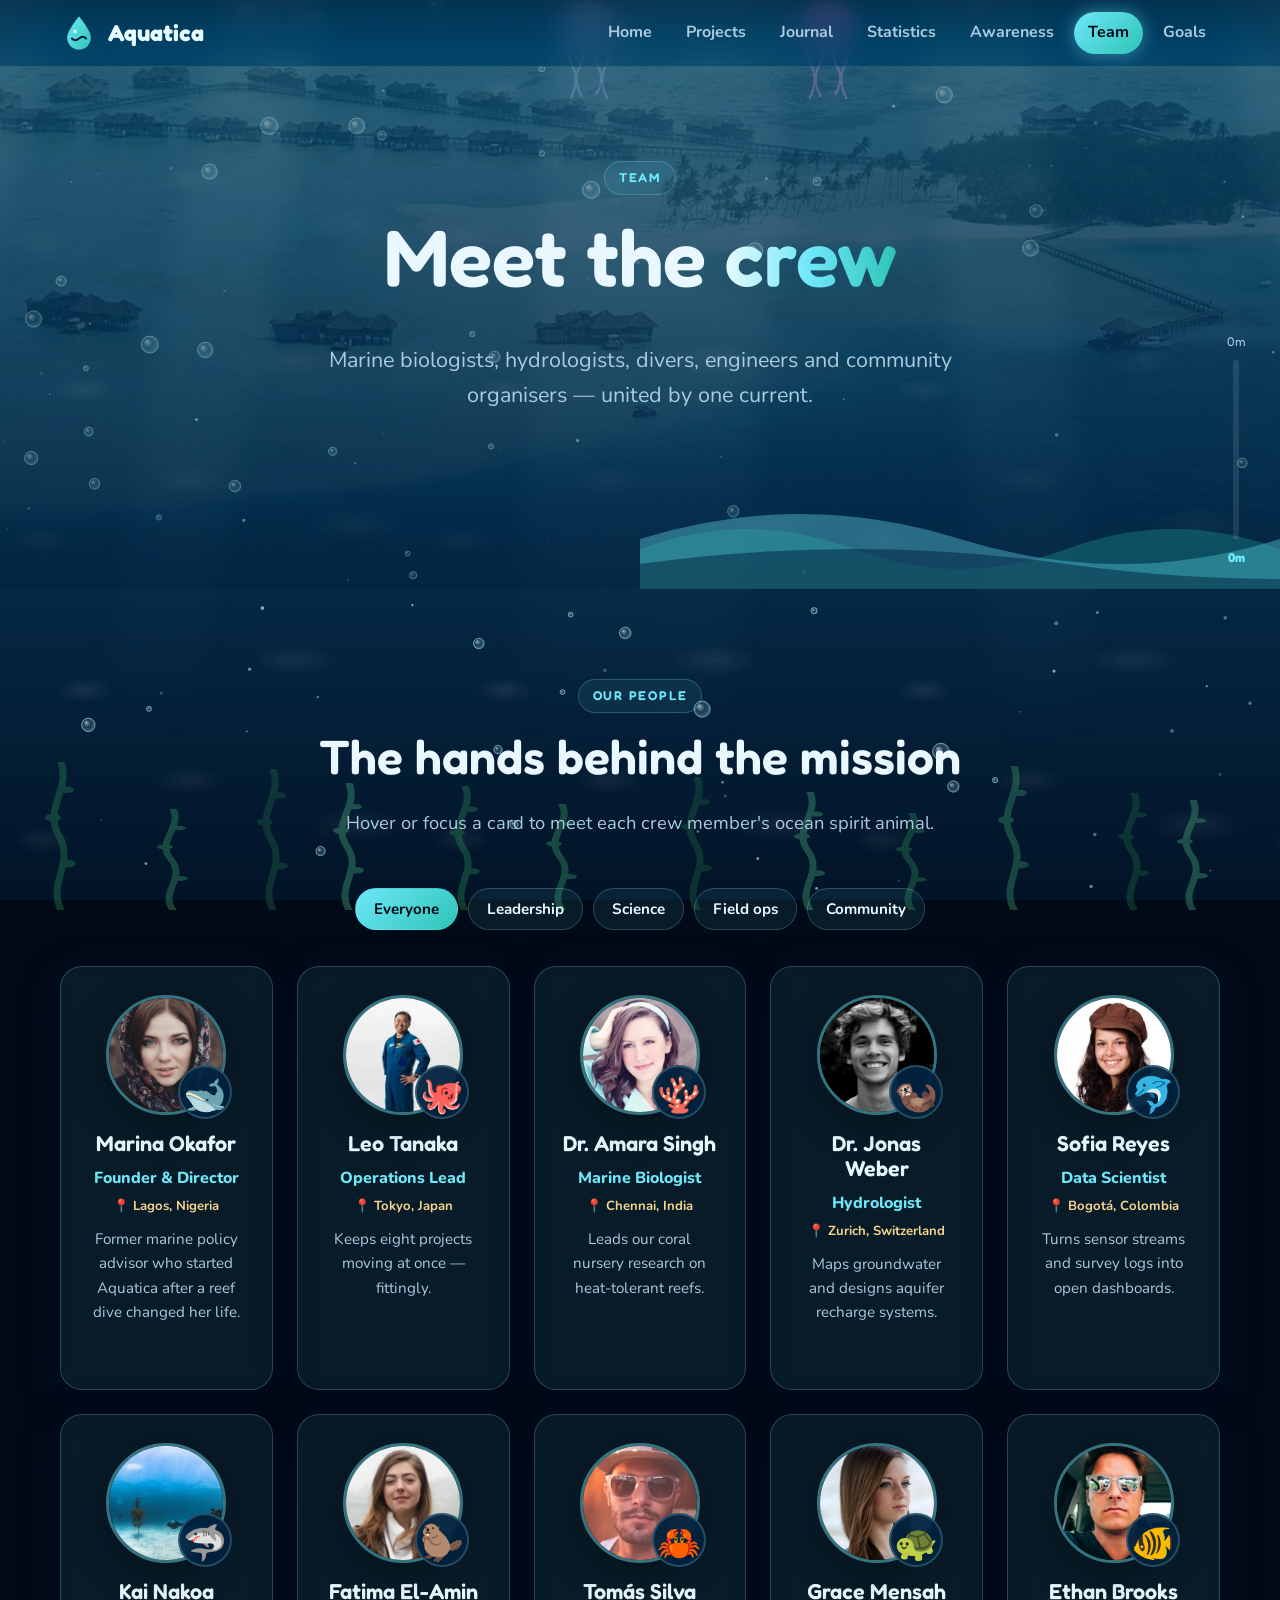
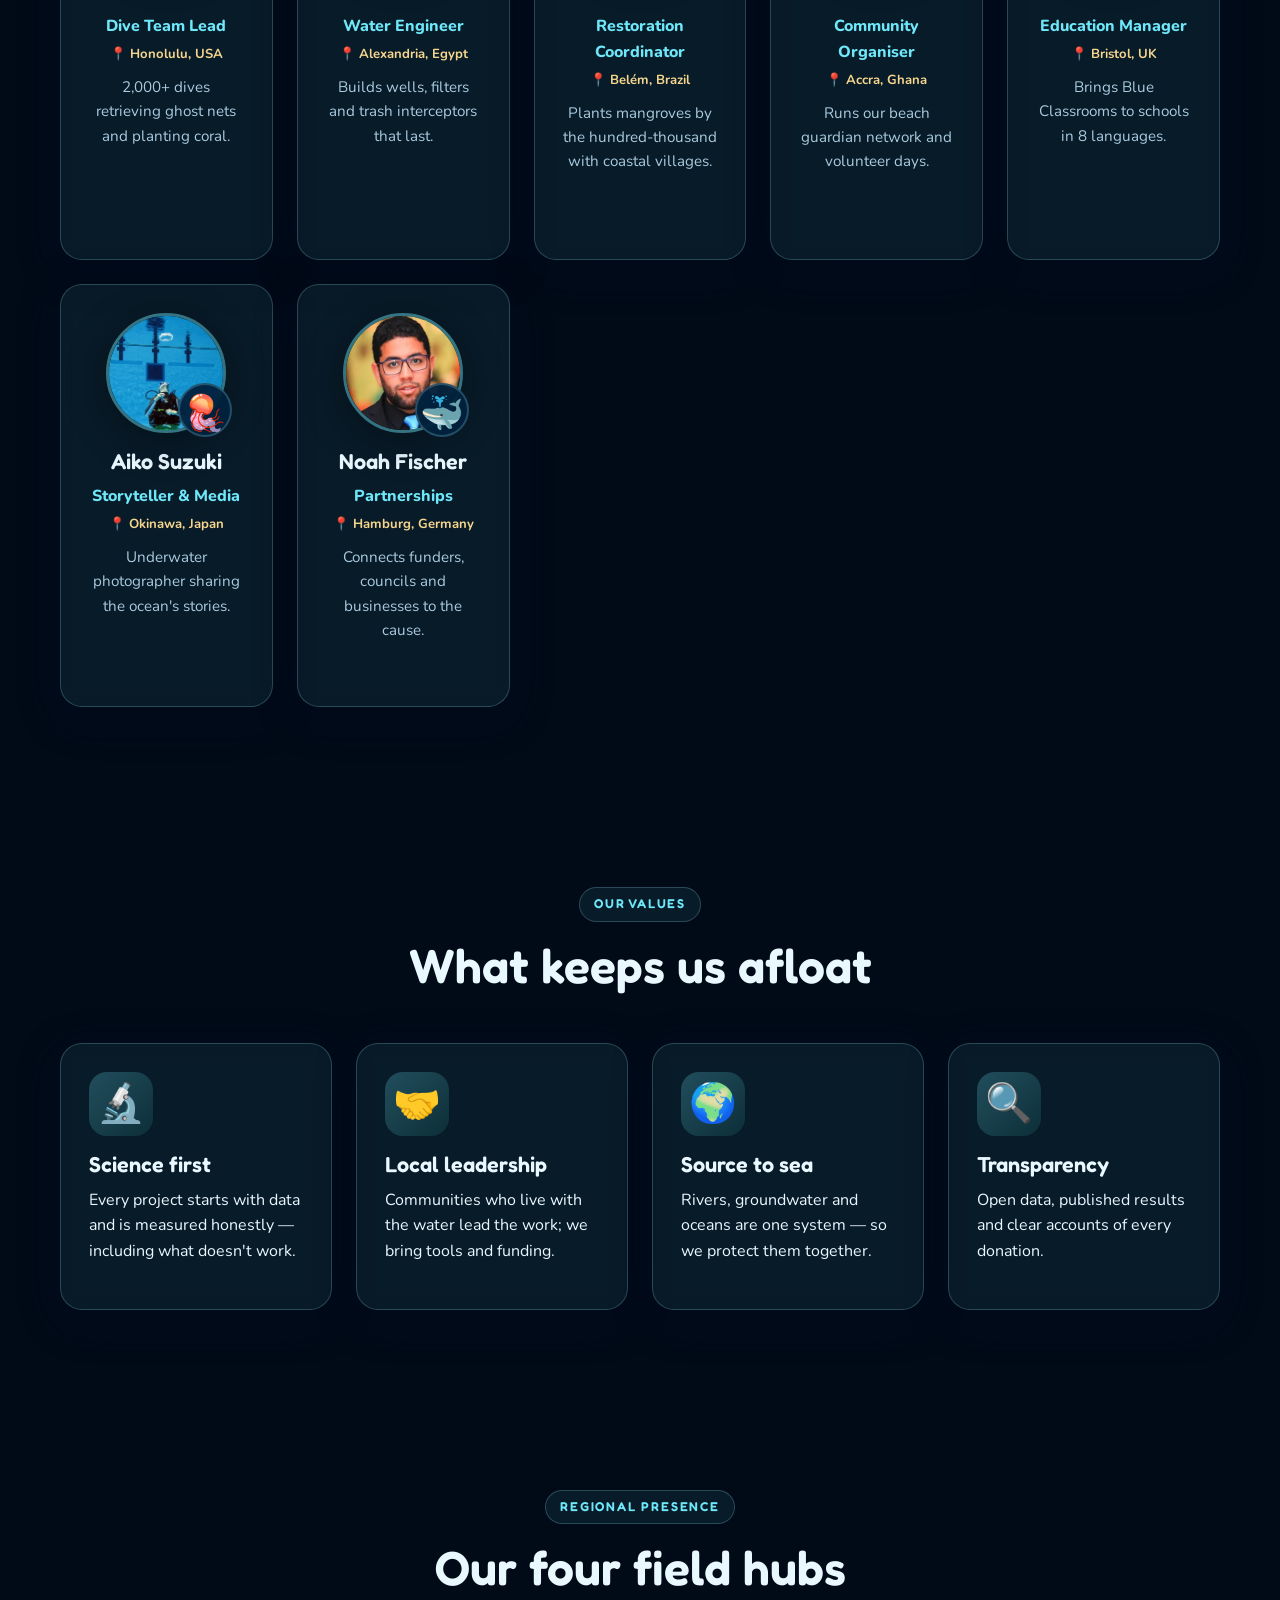
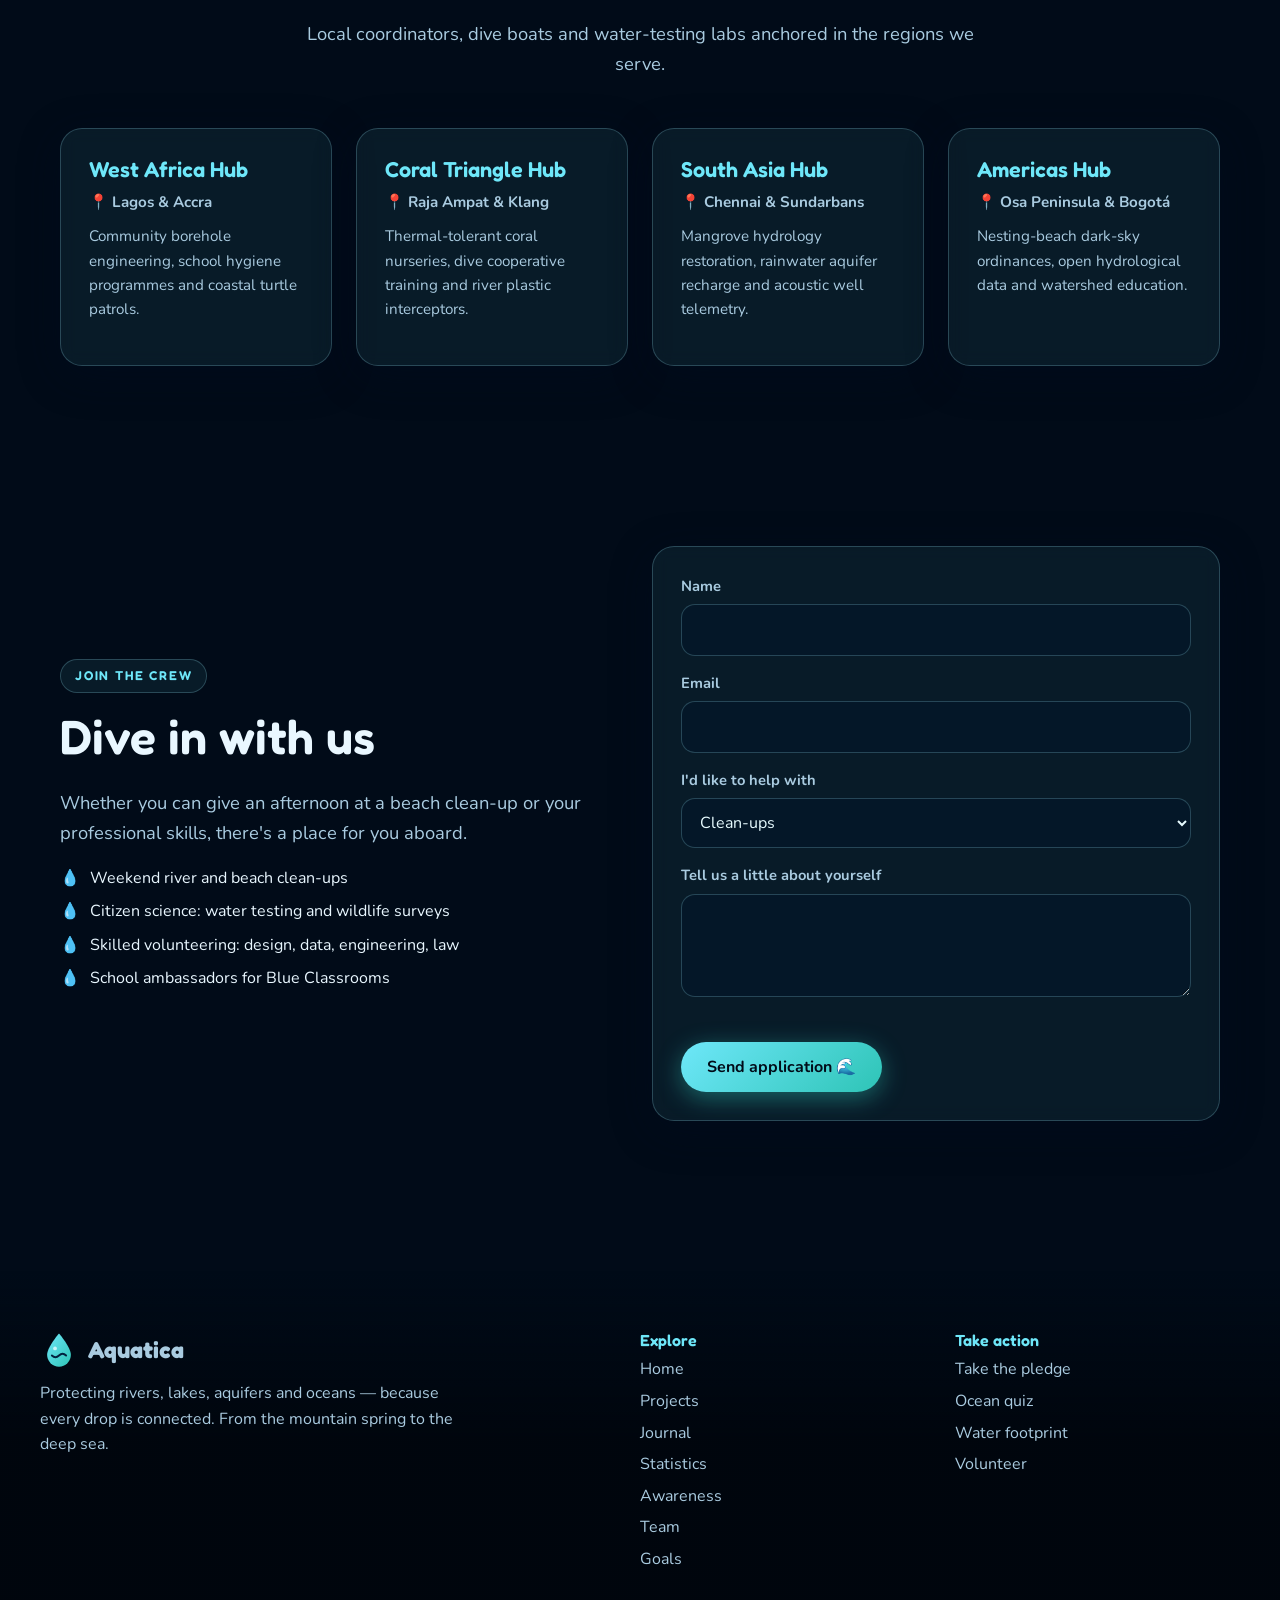
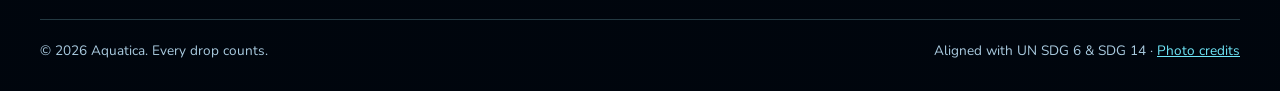
<file: team.html>
<!doctype html>
<html lang="en" class="no-js">
<head>
  <meta charset="utf-8">
  <meta name="viewport" content="width=device-width, initial-scale=1">
  <title>Team — Aquatica</title>
  <meta name="description" content="Meet the Aquatica crew of scientists, divers, engineers and organisers — and join us as a volunteer.">
  <link rel="canonical" href="https://aquatica.rakkora.org/team.html">
  <link rel="preload" as="image" href="assets/images/world-maldives.webp">
  <meta property="og:type" content="website">
  <meta property="og:site_name" content="Aquatica">
  <meta property="og:title" content="Team — Aquatica">
  <meta property="og:description" content="Meet the Aquatica crew of scientists, divers, engineers and organisers — and join us as a volunteer.">
  <meta property="og:url" content="https://aquatica.rakkora.org/team.html">
  <meta property="og:image" content="https://aquatica.rakkora.org/assets/images/world-maldives.webp">
  <meta name="twitter:card" content="summary_large_image">
  <meta name="twitter:title" content="Team — Aquatica">
  <meta name="twitter:description" content="Meet the Aquatica crew of scientists, divers, engineers and organisers — and join us as a volunteer.">
  <meta name="twitter:image" content="https://aquatica.rakkora.org/assets/images/world-maldives.webp">
  <link rel="icon" href="assets/favicon.svg" type="image/svg+xml">
  <link rel="preconnect" href="https://fonts.googleapis.com">
  <link rel="preconnect" href="https://fonts.gstatic.com" crossorigin>
  <link href="https://fonts.googleapis.com/css2?family=Fredoka:wght@400;600;700&family=Nunito:wght@400;700;800&display=swap" rel="stylesheet">
  <script>document.documentElement.classList.remove("no-js")</script>
  <link rel="stylesheet" href="css/style.css">
  <link rel="stylesheet" href="css/pages.css">
  <script src="js/main.js" defer></script>
  <script src="js/team.js" defer></script>
</head>
<body data-max-depth="40">
  <a class="skip-link" href="#main">Skip to content</a>
  <header id="site-header"></header>

  <main id="main">
    <section class="hero page-hero">
      <div class="hero-photo" style="background-image:url('assets/images/world-maldives.webp')" aria-hidden="true"></div>
      <div class="hero-inner">
        <span class="eyebrow reveal">Team</span>
        <h1 class="reveal" style="--delay:.1s">Meet the <span class="shimmer">crew</span></h1>
        <p class="lead reveal" style="--delay:.2s">Marine biologists, hydrologists, divers, engineers and community organisers — united by one current.</p>
      </div>
      <div class="waves" aria-hidden="true">
        <svg class="w1" viewBox="0 0 2880 110" preserveAspectRatio="none"><path d="M0 60 Q 360 10 720 60 T 1440 60 T 2160 60 T 2880 60 V110 H0Z" fill="#6ee7f9"/></svg>
        <svg class="w2" viewBox="0 0 2880 110" preserveAspectRatio="none"><path d="M0 70 Q 240 30 480 70 T 960 70 T 1440 70 T 1920 70 T 2400 70 T 2880 70 V110 H0Z" fill="#2ec4b6"/></svg>
        <svg class="w3" viewBox="0 0 2880 110" preserveAspectRatio="none"><path d="M0 85 Q 480 55 960 85 T 1920 85 T 2880 85 V110 H0Z" fill="#02223f"/></svg>
      </div>
    </section>

    <section class="section">
      <div class="section-head reveal">
        <span class="eyebrow">Our people</span>
        <h2>The hands behind the mission</h2>
        <p class="lead">Hover or focus a card to meet each crew member's ocean spirit animal.</p>
      </div>
      <div class="chips reveal" role="group" aria-label="Filter team" id="team-filters">
        <button class="chip" aria-pressed="true" data-filter="all">Everyone</button>
        <button class="chip" aria-pressed="false" data-filter="lead">Leadership</button>
        <button class="chip" aria-pressed="false" data-filter="science">Science</button>
        <button class="chip" aria-pressed="false" data-filter="field">Field ops</button>
        <button class="chip" aria-pressed="false" data-filter="community">Community</button>
      </div>
      <div class="grid grid-4" id="team-grid"></div>
    </section>

    <section class="section">
      <div class="section-head reveal">
        <span class="eyebrow">Our values</span>
        <h2>What keeps us afloat</h2>
      </div>
      <div class="grid grid-4">
        <div class="card float reveal"><div class="icon">🔬</div><h3>Science first</h3><p>Every project starts with data and is measured honestly — including what doesn't work.</p></div>
        <div class="card float reveal" style="--delay:.08s"><div class="icon">🤝</div><h3>Local leadership</h3><p>Communities who live with the water lead the work; we bring tools and funding.</p></div>
        <div class="card float reveal" style="--delay:.16s"><div class="icon">🌍</div><h3>Source to sea</h3><p>Rivers, groundwater and oceans are one system — so we protect them together.</p></div>
        <div class="card float reveal" style="--delay:.24s"><div class="icon">🔍</div><h3>Transparency</h3><p>Open data, published results and clear accounts of every donation.</p></div>
      </div>
    </section>

    <section class="section" id="hubs">
      <div class="section-head reveal">
        <span class="eyebrow">Regional presence</span>
        <h2>Our four field hubs</h2>
        <p class="lead">Local coordinators, dive boats and water-testing labs anchored in the regions we serve.</p>
      </div>
      <div class="grid grid-4">
        <article class="card float briefing-card reveal"><h3>West Africa Hub</h3><p class="place">📍 Lagos &amp; Accra</p><p>Community borehole engineering, school hygiene programmes and coastal turtle patrols.</p></article>
        <article class="card float briefing-card reveal" style="--delay:.08s"><h3>Coral Triangle Hub</h3><p class="place">📍 Raja Ampat &amp; Klang</p><p>Thermal-tolerant coral nurseries, dive cooperative training and river plastic interceptors.</p></article>
        <article class="card float briefing-card reveal" style="--delay:.16s"><h3>South Asia Hub</h3><p class="place">📍 Chennai &amp; Sundarbans</p><p>Mangrove hydrology restoration, rainwater aquifer recharge and acoustic well telemetry.</p></article>
        <article class="card float briefing-card reveal" style="--delay:.24s"><h3>Americas Hub</h3><p class="place">📍 Osa Peninsula &amp; Bogotá</p><p>Nesting-beach dark-sky ordinances, open hydrological data and watershed education.</p></article>
      </div>
    </section>

    <section class="section" id="join">
      <div class="grid grid-2 join">
        <div class="reveal">
          <span class="eyebrow">Join the crew</span>
          <h2>Dive in with us</h2>
          <p class="lead">Whether you can give an afternoon at a beach clean-up or your professional skills, there's a place for you aboard.</p>
          <ul class="check-list">
            <li>Weekend river and beach clean-ups</li>
            <li>Citizen science: water testing and wildlife surveys</li>
            <li>Skilled volunteering: design, data, engineering, law</li>
            <li>School ambassadors for Blue Classrooms</li>
          </ul>
        </div>
        <form class="card reveal" id="join-form" style="--delay:.1s" novalidate>
          <div class="field"><label for="j-name">Name</label><input type="text" id="j-name" required autocomplete="name"></div>
          <div class="field"><label for="j-email">Email</label><input type="email" id="j-email" required autocomplete="email"></div>
          <div class="field"><label for="j-role">I'd like to help with</label>
            <select id="j-role"><option>Clean-ups</option><option>Citizen science</option><option>Skilled volunteering</option><option>School ambassador</option><option>Something else</option></select></div>
          <div class="field"><label for="j-msg">Tell us a little about yourself</label><textarea id="j-msg" rows="3"></textarea></div>
          <p class="form-error" id="join-error" role="alert"></p>
          <button class="btn" type="submit">Send application 🌊</button>
        </form>
      </div>
    </section>
  </main>

  <footer id="site-footer"></footer>
</body>
</html>
</file>
<file: css/style.css>
/* ==========================================================
   Aquatica — shared underwater theme
   ========================================================== */
:root {
  --abyss: #010b18;
  --deep: #02223f;
  --mid: #04406e;
  --shallow: #0a6aa1;
  --surface: #1b9cc9;
  --teal: #2ec4b6;
  --aqua: #6ee7f9;
  --foam: #e6fbff;
  --coral: #ff7b6b;
  --sand: #f6d68f;
  --kelp: #3fa66b;
  --text: #e9f7ff;
  --text-dim: #a9cbe0;
  --glass: rgba(110, 231, 249, 0.07);
  --glass-strong: rgba(110, 231, 249, 0.13);
  --glass-border: rgba(160, 240, 255, 0.22);
  --shadow: 0 10px 40px rgba(0, 10, 30, 0.45);
  --radius: 22px;
  --depth: 0; /* 0 → 1, updated on scroll */
  --font-display: "Fredoka", "Trebuchet MS", system-ui, sans-serif;
  --font-body: "Nunito", "Segoe UI", system-ui, sans-serif;
}

*, *::before, *::after { box-sizing: border-box; }
html { scroll-behavior: smooth; }
@media (prefers-reduced-motion: reduce) {
  html { scroll-behavior: auto; }
  *, *::before, *::after { animation-duration: 0.001ms !important; animation-iteration-count: 1 !important; transition-duration: 0.001ms !important; }
}

body {
  margin: 0;
  min-height: 100vh;
  font-family: var(--font-body);
  color: var(--text);
  line-height: 1.6;
  background-color: var(--abyss);
  background-image: linear-gradient(180deg,
    hsl(198, 75%, calc(32% - var(--depth) * 22%)) 0%,
    hsl(205, 85%, calc(18% - var(--depth) * 12%)) 45%,
    hsl(212, 90%, calc(8% - var(--depth) * 5%)) 100%);
  background-attachment: fixed;
  overflow-x: hidden;
}

a { color: var(--aqua); }
img, svg { max-width: 100%; }
h1, h2, h3, h4 { font-family: var(--font-display); line-height: 1.15; margin: 0 0 .5em; font-weight: 600; }
h1 { font-size: clamp(2.4rem, 7vw, 5rem); }
h2 { font-size: clamp(1.8rem, 4.5vw, 3rem); }
h3 { font-size: 1.35rem; }
p { margin: 0 0 1em; }
::selection { background: var(--teal); color: var(--abyss); }

[hidden] { display: none !important; }
.sr-only { position: absolute; width: 1px; height: 1px; overflow: hidden; clip: rect(0 0 0 0); white-space: nowrap; }
.skip-link { position: absolute; left: 16px; top: -60px; z-index: 1000; background: var(--aqua); color: var(--abyss); padding: 10px 16px; border-radius: 10px; font-weight: 700; }
.skip-link:focus { top: 12px; }
:focus-visible { outline: 3px solid var(--sand); outline-offset: 3px; border-radius: 6px; }

/* ---------- Ambient ocean layers ---------- */
.ocean { position: fixed; inset: 0; pointer-events: none; z-index: 0; overflow: hidden; }
#ocean-canvas { position: fixed; inset: 0; width: 100%; height: 100%; z-index: 1; pointer-events: none; }

.rays { position: absolute; inset: -20% -10% 0; opacity: calc(0.55 - var(--depth) * 0.45); transition: opacity .3s; }
.rays span {
  position: absolute; top: -10%; width: 14vw; height: 130%;
  background: linear-gradient(180deg, rgba(200, 245, 255, .28), rgba(200, 245, 255, 0) 75%);
  filter: blur(14px); transform-origin: top center; mix-blend-mode: screen;
  animation: ray-sway 11s ease-in-out infinite alternate;
}
.rays span:nth-child(1) { left: 6%;  transform: rotate(16deg); animation-delay: -2s; }
.rays span:nth-child(2) { left: 26%; transform: rotate(10deg); width: 8vw; animation-delay: -5s; }
.rays span:nth-child(3) { left: 46%; transform: rotate(4deg);  width: 18vw; animation-delay: -1s; }
.rays span:nth-child(4) { left: 66%; transform: rotate(-6deg); width: 9vw; animation-delay: -7s; }
.rays span:nth-child(5) { left: 84%; transform: rotate(-12deg); animation-delay: -3s; }
@keyframes ray-sway {
  0%   { opacity: .35; translate: -3vw 0; }
  50%  { opacity: 1; }
  100% { opacity: .5; translate: 3vw 0; }
}

.caustics {
  position: absolute; inset: 0; opacity: calc(0.22 - var(--depth) * 0.2);
  background:
    radial-gradient(ellipse 40px 18px at 20% 30%, rgba(255,255,255,.35), transparent 70%),
    radial-gradient(ellipse 60px 22px at 70% 20%, rgba(255,255,255,.3), transparent 70%),
    radial-gradient(ellipse 50px 20px at 45% 60%, rgba(255,255,255,.25), transparent 70%),
    radial-gradient(ellipse 70px 25px at 85% 75%, rgba(255,255,255,.25), transparent 70%),
    radial-gradient(ellipse 45px 20px at 10% 80%, rgba(255,255,255,.25), transparent 70%);
  background-size: 420px 300px;
  animation: caustic-drift 18s linear infinite;
  mix-blend-mode: overlay;
}
@keyframes caustic-drift { to { background-position: 420px 300px; } }

.fish-school { position: absolute; inset: 0; }
.fish {
  position: absolute; left: 0; width: var(--size, 60px); color: var(--c, var(--sand));
  animation: swim var(--dur, 30s) linear forwards;
  opacity: .85; will-change: transform;
}
.fish svg { display: block; width: 100%; height: auto; animation: wiggle 0.9s ease-in-out infinite alternate; }
.fish.left svg { transform: scaleX(-1); }
.fish .tail { transform-origin: 30% 50%; animation: tail 0.35s ease-in-out infinite alternate; }
@keyframes swim {
  from { transform: translate(var(--from), 0); }
  25%  { transform: translate(calc(var(--from) + (var(--to) - var(--from)) * .25), var(--bob, 20px)); }
  50%  { transform: translate(calc(var(--from) + (var(--to) - var(--from)) * .5), 0); }
  75%  { transform: translate(calc(var(--from) + (var(--to) - var(--from)) * .75), calc(var(--bob, 20px) * -1)); }
  to   { transform: translate(var(--to), 0); }
}
@keyframes wiggle { from { rotate: -3deg; } to { rotate: 3deg; } }
@keyframes tail { from { transform: scaleY(1); } to { transform: scaleY(.6); } }

.jelly {
  position: absolute; width: 70px; color: #f7a8ff; opacity: .55;
  animation: jelly-rise var(--dur, 40s) linear infinite; filter: drop-shadow(0 0 12px rgba(247,168,255,.6));
}
.jelly .bell { animation: pulse 2.4s ease-in-out infinite; transform-origin: 50% 30%; }
@keyframes pulse { 0%,100% { transform: scale(1, 1); } 50% { transform: scale(1.12, .86); } }
@keyframes jelly-rise {
  from { transform: translate(0, 110vh); }
  50%  { transform: translate(40px, 50vh); }
  to   { transform: translate(-20px, -30vh); }
}

.seabed { position: fixed; left: 0; right: 0; bottom: 0; height: 160px; z-index: 0; pointer-events: none; opacity: calc(.35 + var(--depth) * .65); }
.kelp { position: absolute; bottom: -10px; width: 40px; transform-origin: bottom center; animation: kelp-sway var(--dur, 6s) ease-in-out infinite alternate; }
@keyframes kelp-sway { from { rotate: -6deg; } to { rotate: 7deg; } }

/* ---------- Navigation ---------- */
.site-header {
  position: sticky; top: 0; z-index: 50;
  backdrop-filter: blur(14px) saturate(140%); -webkit-backdrop-filter: blur(14px) saturate(140%);
  background: linear-gradient(180deg, rgba(2, 30, 55, .75), rgba(2, 30, 55, .45));
  border-bottom: 1px solid var(--glass-border);
}
.nav { max-width: 1200px; margin: 0 auto; display: flex; align-items: center; gap: 24px; padding: 12px 20px; }
.brand { display: flex; align-items: center; gap: 10px; color: var(--foam); text-decoration: none; font-family: var(--font-display); font-size: 1.45rem; font-weight: 700; }
.brand svg { width: 38px; height: 38px; animation: bob 4s ease-in-out infinite; }
@keyframes bob { 0%,100% { transform: translateY(0); } 50% { transform: translateY(-5px); } }
.nav-links { list-style: none; display: flex; gap: 6px; margin: 0 0 0 auto; padding: 0; }
.nav-links a {
  position: relative; display: block; padding: 8px 14px; border-radius: 999px;
  color: var(--text-dim); text-decoration: none; font-weight: 700; transition: color .25s, background .25s;
}
.nav-links a:hover { color: var(--foam); background: var(--glass); }
.nav-links a[aria-current="page"] { color: var(--abyss); background: linear-gradient(135deg, var(--aqua), var(--teal)); box-shadow: 0 0 18px rgba(110,231,249,.45); }
.nav-toggle { display: none; margin-left: auto; background: var(--glass); border: 1px solid var(--glass-border); color: var(--foam); width: 46px; height: 46px; border-radius: 14px; cursor: pointer; }
.nav-toggle span { display: block; width: 20px; height: 2px; background: currentColor; margin: 4px auto; border-radius: 2px; transition: transform .3s, opacity .3s; }
.nav-toggle[aria-expanded="true"] span:nth-child(1) { transform: translateY(6px) rotate(45deg); }
.nav-toggle[aria-expanded="true"] span:nth-child(2) { opacity: 0; }
.nav-toggle[aria-expanded="true"] span:nth-child(3) { transform: translateY(-6px) rotate(-45deg); }

@media (max-width: 860px) {
  .nav-toggle { display: block; }
  .nav-links {
    position: absolute; top: 100%; left: 0; right: 0; flex-direction: column; gap: 4px; padding: 12px 16px 18px;
    background: rgba(2, 25, 48, .96); border-bottom: 1px solid var(--glass-border);
    transform-origin: top; transform: scaleY(0); opacity: 0; transition: transform .3s, opacity .3s; pointer-events: none;
  }
  .nav-links.open { transform: scaleY(1); opacity: 1; pointer-events: auto; }
  .nav-links a { padding: 12px 16px; }
}

/* Depth gauge */
.depth-gauge {
  position: fixed; right: 16px; top: 50%; transform: translateY(-50%); z-index: 40;
  display: flex; flex-direction: column; align-items: center; gap: 8px; font-family: var(--font-display); font-size: .8rem; color: var(--text-dim);
}
.depth-gauge .track { width: 6px; height: 180px; border-radius: 6px; background: rgba(255,255,255,.1); position: relative; overflow: hidden; }
.depth-gauge .fill { position: absolute; left: 0; right: 0; top: 0; height: calc(var(--depth) * 100%); background: linear-gradient(180deg, var(--aqua), var(--teal), #2a5bd7); border-radius: 6px; }
.depth-gauge .value { color: var(--aqua); font-weight: 700; min-width: 56px; text-align: center; }
@media (max-width: 860px) { .depth-gauge { display: none; } }

/* ---------- Layout ---------- */
main { position: relative; z-index: 2; }
.section { max-width: 1200px; margin: 0 auto; padding: 90px 20px; }
.section-head { text-align: center; max-width: 720px; margin: 0 auto 50px; }
.eyebrow { display: inline-block; font-family: var(--font-display); font-weight: 600; letter-spacing: .14em; text-transform: uppercase; font-size: .8rem; color: var(--aqua); background: var(--glass); border: 1px solid var(--glass-border); padding: 6px 14px; border-radius: 999px; margin-bottom: 16px; }
.lead { font-size: 1.15rem; color: var(--text-dim); }
.grid { display: grid; gap: 24px; }
.grid-2 { grid-template-columns: repeat(auto-fit, minmax(300px, 1fr)); }
.grid-3 { grid-template-columns: repeat(auto-fit, minmax(260px, 1fr)); }
.grid-4 { grid-template-columns: repeat(auto-fit, minmax(210px, 1fr)); }

.card {
  position: relative; background: var(--glass); border: 1px solid var(--glass-border); border-radius: var(--radius);
  padding: 28px; backdrop-filter: blur(8px); -webkit-backdrop-filter: blur(8px); box-shadow: var(--shadow);
  transition: transform .4s cubic-bezier(.2,.8,.2,1), background .3s, box-shadow .3s; overflow: hidden;
}
.card::before {
  content: ""; position: absolute; inset: 0; border-radius: inherit; pointer-events: none;
  background: radial-gradient(400px circle at var(--mx, 50%) var(--my, 0%), rgba(110,231,249,.16), transparent 45%);
  opacity: 0; transition: opacity .3s;
}
.card:hover::before { opacity: 1; }
.card.float:hover { transform: translateY(-8px); background: var(--glass-strong); box-shadow: 0 18px 50px rgba(0, 20, 50, .6), 0 0 0 1px rgba(110,231,249,.3); }
.card .icon { font-size: 2.4rem; display: inline-grid; place-items: center; width: 64px; height: 64px; border-radius: 18px; background: linear-gradient(135deg, rgba(110,231,249,.25), rgba(46,196,182,.12)); margin-bottom: 16px; }

.btn {
  display: inline-flex; align-items: center; gap: 10px; padding: 14px 26px; border-radius: 999px; border: 0; cursor: pointer;
  font: 700 1rem var(--font-body); text-decoration: none; color: var(--abyss);
  background: linear-gradient(135deg, var(--aqua), var(--teal)); box-shadow: 0 6px 24px rgba(46, 196, 182, .45);
  position: relative; overflow: hidden; transition: transform .25s, box-shadow .25s;
}
.btn:hover { transform: translateY(-3px) scale(1.02); box-shadow: 0 10px 34px rgba(110, 231, 249, .6); }
.btn::after { content: ""; position: absolute; inset: 0; background: linear-gradient(120deg, transparent 30%, rgba(255,255,255,.5) 50%, transparent 70%); transform: translateX(-100%); transition: transform .7s; }
.btn:hover::after { transform: translateX(100%); }
.btn.ghost { background: transparent; color: var(--foam); border: 1.5px solid var(--glass-border); box-shadow: none; }
.btn.ghost:hover { background: var(--glass); }
.btn.coral { background: linear-gradient(135deg, #ffb199, var(--coral)); box-shadow: 0 6px 24px rgba(255, 123, 107, .4); }

/* ---------- Hero ---------- */
.hero { min-height: calc(100vh - 70px); display: grid; place-items: center; text-align: center; padding: 60px 20px 140px; position: relative; overflow: hidden; }
.hero-photo {
  position: absolute; inset: 0; z-index: 0;
  background-size: cover; background-position: center;
  opacity: .38; filter: saturate(1.1) contrast(1.05);
  transform: scale(1.03);
}
.hero-photo::after {
  content: ""; position: absolute; inset: 0;
  background: linear-gradient(180deg, rgba(1, 18, 36, .55) 0%, rgba(2, 34, 63, .65) 60%, rgba(2, 34, 63, .95) 100%);
}
.hero-inner { max-width: 900px; position: relative; z-index: 3; }
.hero h1 .shimmer {
  background: linear-gradient(90deg, var(--foam) 0%, var(--aqua) 25%, var(--teal) 50%, var(--aqua) 75%, var(--foam) 100%);
  background-size: 200% auto; -webkit-background-clip: text; background-clip: text; color: transparent;
  animation: shimmer 6s linear infinite;
}
@keyframes shimmer { to { background-position: 200% center; } }
.hero .lead { font-size: clamp(1.05rem, 2.2vw, 1.35rem); max-width: 680px; margin: 0 auto 32px; }
.hero-actions { display: flex; flex-wrap: wrap; gap: 14px; justify-content: center; }
.page-hero { min-height: 58vh; padding-bottom: 110px; }

.waves { position: absolute; left: 0; right: 0; bottom: 0; height: 110px; overflow: hidden; z-index: 2; }
.waves svg { position: absolute; bottom: 0; width: 200%; height: 100%; }
.waves .w1 { animation: wave-move 14s linear infinite; opacity: .35; }
.waves .w2 { animation: wave-move 9s linear infinite reverse; opacity: .25; }
.waves .w3 { animation: wave-move 20s linear infinite; opacity: .5; }
@keyframes wave-move { from { transform: translateX(0); } to { transform: translateX(-50%); } }

.scroll-cue { position: absolute; bottom: 120px; left: 50%; transform: translateX(-50%); z-index: 3; color: var(--text-dim); font-size: .85rem; display: flex; flex-direction: column; align-items: center; gap: 8px; text-decoration: none; }
.scroll-cue .mouse { width: 26px; height: 42px; border: 2px solid var(--text-dim); border-radius: 14px; position: relative; }
.scroll-cue .mouse::after { content: ""; position: absolute; left: 50%; top: 8px; width: 4px; height: 8px; border-radius: 2px; background: var(--aqua); transform: translateX(-50%); animation: scroll-dot 1.8s infinite; }
@keyframes scroll-dot { 0% { opacity: 1; top: 8px; } 100% { opacity: 0; top: 24px; } }

/* ---------- Reveal on scroll ---------- */
.reveal { opacity: 0; transform: translateY(40px) scale(.98); transition: opacity .9s ease, transform .9s cubic-bezier(.2,.8,.2,1); transition-delay: var(--delay, 0s); }
.reveal.visible { opacity: 1; transform: none; }
.no-js .reveal { opacity: 1; transform: none; }

/* ---------- Stats / counters ---------- */
.stat { text-align: center; }
.stat .num { font-family: var(--font-display); font-size: clamp(2.2rem, 5vw, 3.4rem); font-weight: 700; color: var(--aqua); text-shadow: 0 0 24px rgba(110,231,249,.45); line-height: 1.1; }
.stat .label { color: var(--text-dim); font-size: .98rem; }
.source { font-size: .8rem; color: var(--text-dim); opacity: .8; }

/* ---------- Progress bars ---------- */
.progress { height: 12px; border-radius: 999px; background: rgba(255,255,255,.08); overflow: hidden; position: relative; }
.progress > span { display: block; height: 100%; width: 0; border-radius: inherit; background: linear-gradient(90deg, var(--teal), var(--aqua)); transition: width 1.8s cubic-bezier(.2,.8,.2,1); position: relative; overflow: hidden; }
.progress > span::after { content: ""; position: absolute; inset: 0; background: repeating-linear-gradient(-45deg, rgba(255,255,255,.2) 0 8px, transparent 8px 16px); animation: stripes 1s linear infinite; }
@keyframes stripes { to { background-position: 22px 0; } }

/* ---------- Chips / filters ---------- */
.chips { display: flex; flex-wrap: wrap; gap: 10px; justify-content: center; margin-bottom: 36px; }
.chip { padding: 10px 18px; border-radius: 999px; border: 1px solid var(--glass-border); background: var(--glass); color: var(--text); font: 700 .95rem var(--font-body); cursor: pointer; transition: all .25s; }
.chip:hover { background: var(--glass-strong); transform: translateY(-2px); }
.chip.active, .chip[aria-pressed="true"], .chip[aria-selected="true"] { background: linear-gradient(135deg, var(--aqua), var(--teal)); color: var(--abyss); border-color: transparent; }
.tag { display: inline-block; font-size: .75rem; font-weight: 800; letter-spacing: .06em; text-transform: uppercase; padding: 4px 10px; border-radius: 999px; background: rgba(110,231,249,.15); color: var(--aqua); }

/* ---------- Modal ---------- */
.modal { position: fixed; inset: 0; z-index: 100; display: grid; place-items: center; padding: 16px; background: rgba(0, 8, 20, .7); backdrop-filter: blur(6px); opacity: 0; pointer-events: none; transition: opacity .35s; }
.modal.open { opacity: 1; pointer-events: auto; }
.modal-box { max-width: 640px; width: 100%; max-height: 88vh; overflow: auto; background: linear-gradient(160deg, #063a63, #021a33); border: 1px solid var(--glass-border); border-radius: var(--radius); padding: 32px; box-shadow: var(--shadow); transform: translateY(40px) scale(.95); transition: transform .45s cubic-bezier(.2,.9,.3,1.3); position: relative; }
.modal.open .modal-box { transform: none; }
.modal-close { position: absolute; top: 14px; right: 14px; width: 40px; height: 40px; border-radius: 50%; border: 1px solid var(--glass-border); background: var(--glass); color: var(--foam); font-size: 1.4rem; cursor: pointer; }

/* ---------- Forms ---------- */
.field { display: flex; flex-direction: column; gap: 6px; margin-bottom: 16px; text-align: left; }
.field label { font-weight: 700; font-size: .92rem; color: var(--text-dim); }
input[type="text"], input[type="email"], input[type="number"], select, textarea {
  font: inherit; color: var(--foam); background: rgba(0, 20, 40, .5); border: 1px solid var(--glass-border); border-radius: 14px; padding: 12px 14px; width: 100%;
  transition: border-color .2s, box-shadow .2s;
}
input:focus, select:focus, textarea:focus { outline: none; border-color: var(--aqua); box-shadow: 0 0 0 4px rgba(110,231,249,.18); }
input[type="range"] { width: 100%; accent-color: var(--aqua); }
select option { background: #03203c; }

/* ---------- Footer ---------- */
.site-footer { position: relative; z-index: 2; margin-top: 60px; padding: 60px 20px 30px; background: linear-gradient(180deg, transparent, rgba(0,5,12,.85) 40%); }
.footer-inner { max-width: 1200px; margin: 0 auto; display: grid; gap: 30px; grid-template-columns: 2fr 1fr 1fr; }
.footer-inner h4 { color: var(--aqua); }
.footer-inner ul { list-style: none; padding: 0; margin: 0; }
.footer-inner li { margin-bottom: 6px; }
.footer-inner a { color: var(--text-dim); text-decoration: none; }
.footer-inner a:hover { color: var(--aqua); }
.footer-bottom { max-width: 1200px; margin: 40px auto 0; padding-top: 20px; border-top: 1px solid var(--glass-border); font-size: .85rem; color: var(--text-dim); display: flex; flex-wrap: wrap; gap: 10px; justify-content: space-between; }
@media (max-width: 700px) { .footer-inner { grid-template-columns: 1fr; } }

/* ---------- Toast ---------- */
.toast { position: fixed; left: 50%; bottom: 28px; z-index: 200; transform: translate(-50%, 120px); background: linear-gradient(135deg, var(--aqua), var(--teal)); color: var(--abyss); font-weight: 800; padding: 14px 24px; border-radius: 999px; box-shadow: var(--shadow); transition: transform .45s cubic-bezier(.2,.9,.3,1.3); max-width: calc(100vw - 32px); text-align: center; }
.toast.show { transform: translate(-50%, 0); }

/* Click ripple */
.ripple { position: fixed; z-index: 5; pointer-events: none; width: 10px; height: 10px; border-radius: 50%; border: 2px solid rgba(160, 240, 255, .8); transform: translate(-50%, -50%); animation: ripple .9s ease-out forwards; }
@keyframes ripple { to { width: 140px; height: 140px; opacity: 0; } }
</file>
<file: css/pages.css>
/* ==========================================================
   Aquatica — page-specific components
   ========================================================== */

.swap { animation: swap-in .5s cubic-bezier(.2,.8,.2,1); }
@keyframes swap-in { from { opacity: 0; transform: translateY(14px); } to { opacity: 1; transform: none; } }
.check-list { list-style: none; padding: 0; margin: 0 0 1em; }
.check-list li { position: relative; padding-left: 30px; margin-bottom: 8px; }
.check-list li::before { content: "💧"; position: absolute; left: 0; top: 0; }
.check-list.warn li::before { content: "⚠️"; }
.btn.small { padding: 10px 18px; font-size: .9rem; }
.modal-hero { font-size: 4rem; line-height: 1; margin-bottom: 10px; animation: bob 3s ease-in-out infinite; }
.big-emoji { font-size: 4rem; animation: bob 3s ease-in-out infinite; }

/* ---------- Home ---------- */
.explore a { color: inherit; text-decoration: none; display: block; }
.explore p { color: var(--text-dim); }
.more { color: var(--aqua); font-weight: 800; display: inline-block; transition: transform .3s; }
.explore a:hover .more { transform: translateX(8px); }
.quote { text-align: center; padding: 50px 30px; }
.big-quote { font-family: var(--font-display); font-size: clamp(1.4rem, 3.5vw, 2.2rem); line-height: 1.35; color: var(--foam); max-width: 900px; margin: 0 auto 14px; }

.world-card { padding: 0; display: flex; flex-direction: column; }
.world-media { position: relative; aspect-ratio: 16 / 10; overflow: hidden; border-radius: calc(var(--radius) - 1px) calc(var(--radius) - 1px) 0 0; background: rgba(2, 34, 63, .6); }
.world-media img { width: 100%; height: 100%; object-fit: cover; display: block; transition: transform .6s cubic-bezier(.2,.8,.2,1); }
.world-card:hover .world-media img { transform: scale(1.06); }
.world-media::after { content: ""; position: absolute; inset: 0; background: linear-gradient(180deg, transparent 45%, rgba(1, 14, 28, .85) 100%); pointer-events: none; }
.world-loc { position: absolute; left: 14px; bottom: 12px; z-index: 2; font-size: .8rem; font-weight: 800; letter-spacing: .04em; color: var(--foam); background: rgba(2, 24, 48, .75); backdrop-filter: blur(6px); padding: 4px 10px; border-radius: 999px; border: 1px solid rgba(160, 240, 255, .25); }
.world-body { padding: 20px 24px 24px; flex: 1; display: flex; flex-direction: column; }
.world-body h3 { margin-bottom: 6px; }
.world-body p { color: var(--text-dim); font-size: .95rem; margin-bottom: 12px; flex: 1; }
.world-meta { font-size: .8rem; color: var(--aqua); font-weight: 700; letter-spacing: .04em; text-transform: uppercase; margin-bottom: 6px; }

.bay { max-width: 1000px; margin: 0 auto; border-radius: var(--radius); overflow: hidden; border: 1px solid var(--glass-border); box-shadow: var(--shadow); }
.bay-hud { display: flex; flex-wrap: wrap; align-items: center; gap: 16px 28px; justify-content: space-between; padding: 14px 20px; background: rgba(2, 30, 55, .8); font-weight: 700; }
.bay-hud strong { color: var(--aqua); font-size: 1.2rem; }
.bay-water { position: relative; height: 420px; overflow: hidden; background: linear-gradient(180deg, rgba(27,156,201,.55), rgba(4,64,110,.75) 60%, rgba(2,34,63,.95)); }
.bay-water::before { content: ""; position: absolute; inset: 0; background: repeating-linear-gradient(100deg, transparent 0 60px, rgba(255,255,255,.04) 60px 90px); animation: caustic-drift 12s linear infinite; }
.bay-reef { position: absolute; left: 0; right: 0; bottom: 0; font-size: 2.6rem; letter-spacing: 1.2rem; text-align: center; white-space: nowrap; overflow: hidden; padding-bottom: 4px; background: linear-gradient(180deg, transparent, rgba(246,214,143,.25)); }
.bay-msg { position: absolute; left: 0; right: 0; top: 45%; transform: translateY(-50%); text-align: center; padding: 20px; font-size: 1.2rem; margin: 0; z-index: 3; text-shadow: 0 2px 10px rgba(0,0,0,.5); }
.trash {
  position: absolute; z-index: 2; font-size: 2.3rem; line-height: 1; background: none; border: 0; cursor: pointer; padding: 6px;
  animation: trash-bob 6s ease-in-out infinite, trash-in .6s backwards cubic-bezier(.2,.9,.3,1.4);
  filter: drop-shadow(0 4px 8px rgba(0,0,0,.4)); transition: transform .2s;
}
.trash:hover { transform: scale(1.2); }
.trash.caught { animation: scoop .5s forwards ease-in; }
@keyframes trash-bob { 0%,100% { translate: 0 0; rotate: -8deg; } 50% { translate: var(--drift) 18px; rotate: 10deg; } }
@keyframes trash-in { from { opacity: 0; transform: translateY(-60px) scale(.3); } }
@keyframes scoop { to { transform: translateY(-140px) scale(.2) rotate(180deg); opacity: 0; } }
.critter { position: absolute; left: -60px; z-index: 1; font-size: 2rem; animation: critter-swim 8s linear forwards; }
@keyframes critter-swim { to { transform: translateX(calc(1000px + 120px)); } }

/* ---------- Projects ---------- */
.journey { max-width: 900px; margin: 0 auto; }
.journey-track { position: relative; display: flex; justify-content: space-between; gap: 8px; margin-bottom: 28px; padding: 30px 0 0; }
.journey-track::before { content: ""; position: absolute; left: 6%; right: 6%; top: 62px; height: 4px; border-radius: 4px; background: linear-gradient(90deg, #8fd3ff, var(--aqua), var(--teal), #1f6fb8); opacity: .5; }
.journey-stop { position: relative; z-index: 1; flex: 1; display: flex; flex-direction: column; align-items: center; gap: 8px; background: none; border: 0; color: var(--text-dim); font: 700 .95rem var(--font-body); cursor: pointer; }
.journey-stop span { display: grid; place-items: center; width: 64px; height: 64px; font-size: 1.8rem; border-radius: 50%; background: rgba(2,34,63,.9); border: 2px solid var(--glass-border); transition: transform .3s, border-color .3s, box-shadow .3s; }
.journey-stop:hover span { transform: scale(1.1); }
.journey-stop[aria-selected="true"] { color: var(--foam); }
.journey-stop[aria-selected="true"] span { border-color: var(--aqua); box-shadow: 0 0 0 6px rgba(110,231,249,.18), 0 0 30px rgba(110,231,249,.5); }
.journey-drop { position: absolute; top: 0; left: 0; font-size: 1.6rem; transform: translateX(-50%); transition: left .7s cubic-bezier(.5,-0.4,.4,1.4); animation: bob 2s ease-in-out infinite; }
.journey-panel h3 { color: var(--aqua); }
.journey-panel-grid { display: grid; grid-template-columns: 260px 1fr; gap: 24px; align-items: center; }
.journey-photo { position: relative; aspect-ratio: 4 / 3; border-radius: 16px; overflow: hidden; border: 1px solid var(--glass-border); }
.journey-photo img { width: 100%; height: 100%; object-fit: cover; display: block; }
.journey-photo span { position: absolute; left: 10px; bottom: 10px; font-size: .75rem; font-weight: 800; color: var(--foam); background: rgba(2,24,48,.78); padding: 3px 9px; border-radius: 999px; }
@media (max-width: 700px) { .journey-panel-grid { grid-template-columns: 1fr; } }
.fact-row { display: flex; flex-wrap: wrap; gap: 8px; }
@media (max-width: 560px) {
  .journey-stop { font-size: .75rem; }
  .journey-stop span { width: 48px; height: 48px; font-size: 1.3rem; }
  .journey-track::before { top: 54px; }
}

.search-row { max-width: 460px; margin: -14px auto 30px; }
.search-row input { border-radius: 999px; padding-left: 20px; }
.empty { text-align: center; color: var(--text-dim); font-size: 1.1rem; }
.project { display: flex; flex-direction: column; padding: 0; }
.project-media { position: relative; aspect-ratio: 16 / 10; overflow: hidden; border-radius: calc(var(--radius) - 1px) calc(var(--radius) - 1px) 0 0; background: rgba(2,34,63,.6); }
.project-media img { width: 100%; height: 100%; object-fit: cover; display: block; transition: transform .6s cubic-bezier(.2,.8,.2,1); }
.project:hover .project-media img { transform: scale(1.06); }
.project-media::after { content: ""; position: absolute; inset: 0; background: linear-gradient(180deg, rgba(1,14,28,.25) 0%, transparent 45%, rgba(1,14,28,.7) 100%); pointer-events: none; }
.project-media .tag { position: absolute; top: 12px; right: 12px; z-index: 2; backdrop-filter: blur(8px); background: rgba(2,24,48,.78); }
.project-media .project-badge { position: absolute; left: 12px; bottom: 10px; z-index: 2; font-size: 1.5rem; line-height: 1; filter: drop-shadow(0 2px 6px rgba(0,0,0,.6)); }
.project-body { padding: 22px 24px 24px; display: flex; flex-direction: column; flex: 1; }
.project-body > p:not(.place) { color: var(--text-dim); flex: 1; }
.place { color: var(--sand); font-size: .9rem; font-weight: 700; margin-bottom: 10px; }
.progress-meta { display: flex; justify-content: space-between; gap: 10px; font-size: .82rem; color: var(--text-dim); margin: 8px 0 16px; flex-wrap: wrap; }
.project .btn { align-self: flex-start; }
.modal-photo { width: 100%; aspect-ratio: 16 / 9; object-fit: cover; border-radius: 14px; margin-bottom: 16px; border: 1px solid var(--glass-border); display: block; }
.impact-calc { margin-top: 20px; padding: 18px; border-radius: 16px; background: rgba(110,231,249,.08); border: 1px dashed var(--glass-border); }
.impact-calc output { color: var(--aqua); font-weight: 800; }
.impact-out { margin: 10px 0 0; font-size: 1.1rem; }
.impact-out strong { color: var(--sand); font-size: 1.4rem; }

/* ---------- Statistics ---------- */
.chart-card h3 { margin-top: 6px; }
.chart-help { color: var(--text-dim); font-size: .95rem; }
.small-chips { justify-content: flex-start; margin-bottom: 18px; }
.small-chips .chip { padding: 7px 14px; font-size: .85rem; }
.donut-wrap { position: relative; max-width: 260px; margin: 0 auto; }
.donut-seg { cursor: pointer; outline: none; }
.donut-seg:hover, .donut-seg:focus { stroke-width: 36; }
.donut-center { position: absolute; inset: 0; display: grid; place-content: center; text-align: center; pointer-events: none; }
.donut-center strong { font-family: var(--font-display); font-size: 2.2rem; color: var(--aqua); line-height: 1; }
.donut-center span { font-size: .85rem; color: var(--text-dim); }
.legend { list-style: none; padding: 0; margin: 20px 0 10px; display: grid; gap: 6px; }
.legend li { display: flex; align-items: center; gap: 10px; font-size: .95rem; }
.legend li strong { margin-left: auto; }
.legend i { width: 14px; height: 14px; border-radius: 4px; display: inline-block; }

.hbars { display: grid; gap: 22px; margin: 26px 0 16px; }
.hbar { outline: none; }
.hbar-label { display: flex; justify-content: space-between; font-weight: 700; margin-bottom: 8px; }
.hbar-label strong { color: var(--aqua); font-family: var(--font-display); font-size: 1.2rem; }
.hbar-track { height: 34px; border-radius: 12px; background: rgba(255,255,255,.06); overflow: hidden; }
.hbar-fill { height: 100%; width: 0; border-radius: 12px; background: linear-gradient(90deg, #1f6fb8, var(--aqua)); transition: width 1.6s cubic-bezier(.2,.8,.2,1); position: relative; overflow: hidden; }
.hbar-fill::after { content: ""; position: absolute; inset: 0; background: radial-gradient(circle at 20% 60%, rgba(255,255,255,.5) 0 3px, transparent 4px), radial-gradient(circle at 55% 30%, rgba(255,255,255,.4) 0 2px, transparent 3px), radial-gradient(circle at 80% 70%, rgba(255,255,255,.45) 0 3px, transparent 4px); background-size: 80px 34px; animation: fizz 3s linear infinite; }
@keyframes fizz { to { background-position: 0 -34px; } }
.hbar-note { font-size: .85rem; color: var(--text-dim); margin: 6px 0 0; max-height: 0; opacity: 0; overflow: hidden; transition: max-height .3s, opacity .3s; }
.hbar:hover .hbar-note, .hbar:focus .hbar-note { max-height: 40px; opacity: 1; }

.line-wrap { margin: 10px 0; }
#line { width: 100%; height: auto; overflow: visible; touch-action: pan-y; }
#line .axis { fill: var(--text-dim); font-size: 13px; font-family: var(--font-body); }
.line-area { opacity: 0; transition: opacity 1.5s 1s; }
.line-area.show { opacity: 1; }
.line-dot { fill: var(--abyss); stroke: var(--aqua); stroke-width: 3; cursor: pointer; transform-box: fill-box; transform-origin: center; animation: dot-pop .5s backwards; outline: none; }
.line-dot.active, .line-dot:focus { fill: var(--sand); stroke: var(--sand); transform: scale(1.5); }
@keyframes dot-pop { from { transform: scale(0); } }
.chart-tooltip { position: fixed; z-index: 150; pointer-events: none; background: rgba(2, 25, 48, .95); border: 1px solid var(--aqua); color: var(--foam); padding: 8px 12px; border-radius: 12px; font-size: .9rem; box-shadow: var(--shadow); max-width: 240px; }

.calc { display: grid; gap: 24px; grid-template-columns: 1.2fr 1fr; align-items: stretch; }
@media (max-width: 800px) { .calc { grid-template-columns: 1fr; } }
.calc-form output { color: var(--aqua); font-weight: 800; }
.calc-result { text-align: center; display: flex; flex-direction: column; align-items: center; justify-content: center; }
.tank { width: 140px; height: 180px; border: 3px solid var(--glass-border); border-top: 0; border-radius: 0 0 24px 24px; position: relative; overflow: hidden; margin-bottom: 18px; background: rgba(0,0,0,.15); }
.tank-water { position: absolute; left: 0; right: 0; bottom: 0; height: 0; background: linear-gradient(180deg, rgba(110,231,249,.9), #1f6fb8); transition: height .8s cubic-bezier(.2,.8,.2,1); }
.tank-water svg { position: absolute; top: -12px; left: 0; width: 200%; height: 14px; animation: wave-move 3s linear infinite; }
.calc-total { font-family: var(--font-display); font-size: 1.4rem; color: var(--text-dim); }
.calc-total span { font-size: 3rem; color: var(--aqua); font-weight: 700; }
.calc-split { display: flex; flex-wrap: wrap; justify-content: center; gap: 6px 18px; color: var(--text-dim); margin: 6px 0 12px; }
.calc-tip { background: rgba(246,214,143,.12); border-radius: 14px; padding: 10px 14px; color: var(--sand); }

/* ---------- Awareness ---------- */
.threat-panel { max-width: 960px; margin: 0 auto; }
.threat-body { display: grid; grid-template-columns: 320px 1fr; gap: 28px; align-items: start; }
.threat-media { position: relative; border-radius: 16px; overflow: hidden; border: 1px solid var(--glass-border); aspect-ratio: 4 / 3; background: rgba(2,34,63,.6); }
.threat-media img { width: 100%; height: 100%; object-fit: cover; display: block; }
.threat-caption { position: absolute; left: 10px; bottom: 10px; font-size: .78rem; font-weight: 800; color: var(--foam); background: rgba(2,24,48,.82); backdrop-filter: blur(6px); padding: 4px 10px; border-radius: 999px; }
@media (max-width: 720px) { .threat-body { grid-template-columns: 1fr; } }
.severity { display: grid; gap: 6px; font-size: .85rem; color: var(--text-dim); font-weight: 700; }
.progress .danger { display: block; height: 100%; border-radius: inherit; background: linear-gradient(90deg, var(--sand), var(--coral)); transition: width 1.2s cubic-bezier(.2,.8,.2,1); }

.flip { background: none; border: 0; padding: 0; perspective: 1200px; cursor: pointer; text-align: left; color: inherit; font: inherit; min-height: 230px; }
.flip-inner { position: relative; display: block; width: 100%; height: 100%; min-height: 230px; transition: transform .8s cubic-bezier(.3,1.4,.5,1); transform-style: preserve-3d; }
.flip.flipped .flip-inner { transform: rotateY(180deg); }
.flip-front, .flip-back { position: absolute; inset: 0; display: flex; flex-direction: column; gap: 12px; backface-visibility: hidden; -webkit-backface-visibility: hidden; }
.flip-back { transform: rotateY(180deg); background: linear-gradient(160deg, rgba(46,196,182,.25), rgba(4,64,110,.6)); }
.flip .tag { align-self: flex-start; }
.flip-text { font-size: 1.08rem; font-weight: 700; flex: 1; }
.flip-hint { font-size: .8rem; color: var(--text-dim); }
.tag.myth { background: rgba(255,123,107,.2); color: var(--coral); }
.flip:hover:not(.flipped) .flip-inner { transform: rotateY(12deg); }

.quiz { max-width: 760px; margin: 0 auto; }
.quiz-top { display: flex; justify-content: space-between; align-items: center; margin-bottom: 12px; font-weight: 700; }
.quiz-progress { margin-bottom: 22px; height: 8px; }
.quiz-progress span { transition: width .5s; }
.quiz-q { font-size: 1.5rem; }
.quiz-answers { display: grid; grid-template-columns: repeat(auto-fit, minmax(240px, 1fr)); gap: 12px; margin: 18px 0; }
.quiz-a { text-align: left; padding: 16px 18px; border-radius: 16px; border: 1px solid var(--glass-border); background: rgba(0, 20, 40, .45); color: var(--foam); font: 700 1rem var(--font-body); cursor: pointer; transition: transform .2s, background .2s, border-color .2s; }
.quiz-a:hover:not(:disabled) { transform: translateY(-3px); background: var(--glass-strong); border-color: var(--aqua); }
.quiz-a:disabled { cursor: default; opacity: .7; }
.quiz-a.right { background: rgba(46,196,182,.35); border-color: var(--teal); opacity: 1; animation: pop .4s; }
.quiz-a.wrong { background: rgba(255,123,107,.3); border-color: var(--coral); opacity: 1; animation: shake .4s; }
@keyframes pop { 50% { transform: scale(1.04); } }
@keyframes shake { 25% { transform: translateX(-6px); } 75% { transform: translateX(6px); } }
.quiz-why { min-height: 1.6em; color: var(--text-dim); }
.quiz-result { text-align: center; }
.quiz-rank { font-size: 5rem; animation: bob 3s ease-in-out infinite; }

.accordion { max-width: 820px; margin: 0 auto; display: grid; gap: 14px; }
.accordion details { padding: 0; }
.accordion summary { padding: 22px 28px; cursor: pointer; font-family: var(--font-display); font-size: 1.25rem; list-style: none; display: flex; justify-content: space-between; align-items: center; }
.accordion summary::-webkit-details-marker { display: none; }
.accordion summary::after { content: "+"; font-size: 1.6rem; color: var(--aqua); transition: transform .3s; }
.accordion details[open] summary::after { transform: rotate(45deg); }
.accordion .check-list { padding: 0 28px 14px; animation: swap-in .4s; }

.pledge-wrap { align-items: stretch; }
.pledge-options { border: 0; padding: 0; margin: 0 0 18px; display: grid; gap: 10px; }
.pledge-options legend { font-weight: 700; color: var(--text-dim); margin-bottom: 10px; }
.pledge-opt { display: flex; align-items: center; gap: 12px; padding: 12px 14px; border-radius: 14px; background: rgba(0,20,40,.4); border: 1px solid var(--glass-border); cursor: pointer; transition: background .2s, border-color .2s; }
.pledge-opt:hover { background: var(--glass-strong); }
.pledge-opt input { width: 20px; height: 20px; accent-color: var(--teal); }
.pledge-opt:has(input:checked) { border-color: var(--aqua); background: rgba(110,231,249,.12); }
.pledge-reef { display: flex; flex-direction: column; gap: 14px; text-align: center; }
.pledge-tank { position: relative; flex: 1; min-height: 280px; border-radius: 18px; overflow: hidden; background: linear-gradient(180deg, rgba(27,156,201,.45), rgba(2,34,63,.9)); border: 1px solid var(--glass-border); }
.tank-sand { position: absolute; bottom: 0; left: 0; right: 0; font-size: 1.8rem; letter-spacing: .4rem; padding: 6px; background: linear-gradient(180deg, transparent, rgba(246,214,143,.3)); white-space: nowrap; overflow: hidden; }
.tank-fish { position: absolute; left: 0; font-size: 2rem; animation: tank-swim 8s ease-in-out infinite alternate; }
@keyframes tank-swim {
  0% { transform: translateX(10px) scaleX(-1); }
  49% { transform: translateX(calc(min(40vw, 420px))) scaleX(-1); }
  51% { transform: translateX(calc(min(40vw, 420px))) scaleX(1); }
  100% { transform: translateX(10px) scaleX(1); }
}
@media (max-width: 700px) { @keyframes tank-swim { 0% { transform: translateX(10px) scaleX(-1); } 49% { transform: translateX(60vw) scaleX(-1); } 51% { transform: translateX(60vw) scaleX(1); } 100% { transform: translateX(10px) scaleX(1); } } }

/* ---------- Team ---------- */
.member { text-align: center; outline: none; }
.member-avatar { position: relative; width: 120px; margin: 0 auto 16px; }
.avatar { width: 120px; height: 120px; display: block; border-radius: 50%; object-fit: cover; object-position: center top; border: 3px solid rgba(110, 231, 249, .45); transition: transform .5s cubic-bezier(.2,.8,.2,1); filter: drop-shadow(0 8px 20px rgba(0,0,0,.35)); }
.spirit { position: absolute; right: -6px; bottom: -4px; font-size: 2.2rem; width: 54px; height: 54px; display: grid; place-items: center; border-radius: 50%; background: rgba(2,34,63,.95); border: 2px solid var(--glass-border); transition: transform .5s cubic-bezier(.3,1.6,.5,1); }
.member:hover .avatar, .member:focus .avatar { transform: scale(.9) translateY(-4px); }
.member:hover .spirit, .member:focus .spirit { transform: translate(-34px, -38px) scale(1.5) rotate(-12deg); }
.member .role { color: var(--aqua); font-weight: 800; margin-bottom: 4px; }
.member .location { color: var(--sand); font-size: .82rem; font-weight: 700; margin-bottom: 10px; }
.member .bio { color: var(--text-dim); font-size: .95rem; }
.spirit-label { font-size: .82rem; color: var(--sand); opacity: 0; transform: translateY(8px); transition: opacity .3s, transform .3s; margin: 0; }
.member:hover .spirit-label, .member:focus .spirit-label { opacity: 1; transform: none; }
.join { align-items: center; }
.form-error { color: var(--coral); font-weight: 700; min-height: 1.2em; margin: 0 0 10px; }
.join-done { text-align: center; padding: 30px 10px; animation: swap-in .6s; }

/* ---------- Goals ---------- */
.goal { display: flex; flex-direction: column; align-items: center; text-align: center; color: inherit; font: inherit; cursor: pointer; }
.ring { position: relative; width: 150px; height: 150px; display: block; margin-bottom: 14px; }
.ring svg { width: 100%; height: 100%; }
.ring-fill { transition: stroke-dashoffset 2s cubic-bezier(.2,.8,.2,1); filter: drop-shadow(0 0 6px currentColor); }
.ring-label { position: absolute; inset: 0; display: flex; flex-direction: column; align-items: center; justify-content: center; }
.ring-icon { font-size: 1.8rem; line-height: 1; }
.ring-label strong { font-family: var(--font-display); font-size: 1.6rem; color: var(--foam); }
.goal-meta { color: var(--text-dim); font-size: .92rem; }
.milestones { list-style: none; padding: 0; display: grid; gap: 10px; }
.milestones li { display: flex; gap: 12px; align-items: center; padding: 12px 14px; border-radius: 12px; background: rgba(255,255,255,.04); }
.milestones li.done { background: rgba(46,196,182,.15); }

.timeline { position: relative; max-width: 900px; margin: 0 auto; }
.timeline-line { position: absolute; left: 50%; top: 0; bottom: 0; width: 6px; transform: translateX(-50%); background: rgba(255,255,255,.08); border-radius: 6px; }
.timeline-fill { position: absolute; left: 0; right: 0; top: 0; height: 0; border-radius: 6px; background: linear-gradient(180deg, var(--aqua), var(--teal), #2a5bd7); box-shadow: 0 0 18px rgba(110,231,249,.5); }
.sub { position: absolute; left: 50%; top: 0; width: 80px; transform: translate(-50%, -50%); z-index: 3; animation: bob 2.4s ease-in-out infinite; filter: drop-shadow(0 0 14px rgba(246,214,143,.5)); }
.sub::before { content: ""; position: absolute; left: 50%; top: 50%; width: 220px; height: 120px; transform: translate(-50%, -20%); background: radial-gradient(ellipse at top, rgba(246,214,143,.18), transparent 70%); pointer-events: none; }
.timeline-items { list-style: none; padding: 0; margin: 0; display: grid; gap: 40px; }
.tl { position: relative; width: 50%; padding-right: 60px; }
.tl:nth-child(even) { margin-left: 50%; padding-right: 0; padding-left: 60px; }
.tl-year { position: absolute; top: 18px; right: -40px; z-index: 2; width: 80px; text-align: center; font-family: var(--font-display); font-weight: 700; padding: 4px 0; border-radius: 999px; background: rgba(2,34,63,.95); border: 2px solid var(--glass-border); transition: border-color .4s, color .4s, box-shadow .4s; }
.tl:nth-child(even) .tl-year { right: auto; left: -40px; }
.tl.passed .tl-year { border-color: var(--aqua); color: var(--aqua); box-shadow: 0 0 18px rgba(110,231,249,.45); }
.tl.done h3 { color: var(--teal); }
.tl.now .card { border-color: var(--sand); }
.tl.now .tl-year { animation: now-pulse 2s infinite; }
@keyframes now-pulse { 0%,100% { box-shadow: 0 0 0 0 rgba(246,214,143,.5); } 50% { box-shadow: 0 0 0 10px rgba(246,214,143,0); } }
@media (max-width: 760px) {
  .timeline-line { left: 24px; }
  .sub { left: 24px; width: 56px; }
  .tl, .tl:nth-child(even) { width: 100%; margin-left: 0; padding: 40px 0 0 56px; }
  .tl-year, .tl:nth-child(even) .tl-year { top: 0; left: 56px; right: auto; }
}

.sdg { display: flex; gap: 22px; align-items: flex-start; }
.sdg-num { flex: none; width: 76px; height: 76px; border-radius: 18px; display: grid; place-items: center; font-family: var(--font-display); font-size: 2.4rem; font-weight: 700; color: #fff; }
.sdg6 .sdg-num { background: #26bde2; }
.sdg14 .sdg-num { background: #0a97d9; }
.cta-band { margin-top: 40px; text-align: center; background: linear-gradient(135deg, rgba(46,196,182,.25), rgba(31,111,184,.3)); }

/* ---------- World Map & Telemetry ---------- */
.map-card { display: grid; grid-template-columns: 1.6fr 1fr; gap: 24px; align-items: center; }
@media (max-width: 860px) { .map-card { grid-template-columns: 1fr; } }
.world-map-wrap { position: relative; height: 440px; border-radius: 16px; overflow: hidden; background: #04192e; border: 1px solid var(--glass-border); z-index: 1; }
@media (max-width: 600px) { .world-map-wrap { height: 340px; } }
.leaflet-container { font-family: var(--font-body); background: #04192e; }
.leaflet-control-layers, .leaflet-bar a { background: rgba(2, 24, 48, .88) !important; color: var(--foam) !important; border-color: var(--glass-border) !important; backdrop-filter: blur(8px); }
.leaflet-control-layers-expanded { padding: 8px 12px; }
.leaflet-aquatica-pin { background: none; border: 0; }
.aq-pin { position: relative; width: 32px; height: 32px; display: grid; place-items: center; cursor: pointer; }
.aq-pin::before { content: ""; position: absolute; inset: 0; border-radius: 50%; background: rgba(110, 231, 249, .35); animation: pin-pulse 2.2s ease-out infinite; }
.aq-pin-core { position: relative; z-index: 2; width: 26px; height: 26px; border-radius: 50%; display: grid; place-items: center; font-size: 13px; background: rgba(2, 30, 55, .95); border: 2px solid var(--aqua); box-shadow: 0 2px 10px rgba(0,0,0,.5); transition: transform .2s, border-color .2s; }
.aq-pin:hover .aq-pin-core, .aq-pin.active .aq-pin-core { transform: scale(1.22); border-color: var(--sand); background: #063a63; }
.aq-pin.active::before { background: rgba(246, 214, 143, .45); }
@keyframes pin-pulse { 0% { transform: scale(.8); opacity: .9; } 100% { transform: scale(2.1); opacity: 0; } }
.map-preview-img { width: 100%; aspect-ratio: 16 / 9; object-fit: cover; border-radius: 14px; margin-bottom: 14px; border: 1px solid var(--glass-border); display: block; }
.map-preview h3 { margin-bottom: 4px; }
.map-preview p { color: var(--text-dim); font-size: .95rem; }

.telemetry-card { display: flex; flex-direction: column; gap: 8px; }
.telemetry-head { display: flex; justify-content: space-between; align-items: center; gap: 8px; }
.telemetry-status { font-size: .75rem; font-weight: 800; text-transform: uppercase; letter-spacing: .06em; padding: 3px 9px; border-radius: 999px; background: rgba(46, 196, 182, .2); color: var(--teal); }
.telemetry-metrics { display: grid; grid-template-columns: repeat(2, 1fr); gap: 10px; margin-top: 8px; }
.telemetry-metric { background: rgba(0, 20, 40, .45); border: 1px solid var(--glass-border); border-radius: 12px; padding: 10px 12px; }
.telemetry-metric span { display: block; font-size: .78rem; color: var(--text-dim); }
.telemetry-metric strong { font-family: var(--font-display); font-size: 1.35rem; color: var(--aqua); }

.receipt-card { text-align: left; background: rgba(46, 196, 182, .1); border: 1px solid rgba(46, 196, 182, .35); border-radius: 16px; padding: 16px; margin: 16px 0; font-size: .92rem; }
.receipt-card div { display: flex; justify-content: space-between; gap: 12px; padding: 4px 0; border-bottom: 1px solid rgba(255,255,255,.06); }
.receipt-card div:last-child { border-bottom: 0; }

/* ---------- Journal & Articles ---------- */
.featured-article { padding: 0; display: grid; grid-template-columns: 1.15fr 1fr; overflow: hidden; margin-bottom: 42px; }
@media (max-width: 820px) { .featured-article { grid-template-columns: 1fr; } }
.featured-media { position: relative; min-height: 280px; overflow: hidden; }
.featured-media img { width: 100%; height: 100%; object-fit: cover; display: block; transition: transform .6s cubic-bezier(.2,.8,.2,1); }
.featured-article:hover .featured-media img { transform: scale(1.04); }
.featured-body { padding: 32px; display: flex; flex-direction: column; justify-content: center; gap: 12px; }
.featured-body p { color: var(--text-dim); }
.article-card { padding: 0; display: flex; flex-direction: column; }
.article-media { position: relative; aspect-ratio: 16 / 10; overflow: hidden; border-radius: calc(var(--radius) - 1px) calc(var(--radius) - 1px) 0 0; }
.article-media img { width: 100%; height: 100%; object-fit: cover; display: block; transition: transform .6s cubic-bezier(.2,.8,.2,1); }
.article-card:hover .article-media img { transform: scale(1.06); }
.article-media .tag { position: absolute; top: 12px; left: 12px; z-index: 2; background: rgba(2,24,48,.82); backdrop-filter: blur(8px); }
.article-body { padding: 22px 24px 24px; display: flex; flex-direction: column; flex: 1; }
.article-body > p { color: var(--text-dim); font-size: .95rem; flex: 1; }
.article-meta { display: flex; align-items: center; gap: 10px; font-size: .82rem; color: var(--text-dim); margin-bottom: 10px; flex-wrap: wrap; }
.article-meta img { width: 26px; height: 26px; border-radius: 50%; object-fit: cover; border: 1px solid var(--glass-border); }
.article-meta .dot { opacity: .45; }
.article-reader p { color: var(--text-dim); font-size: 1.02rem; line-height: 1.75; margin-bottom: 1.1em; }
.article-pull { border-left: 3px solid var(--aqua); padding: 10px 16px; margin: 18px 0; background: rgba(110,231,249,.07); border-radius: 0 12px 12px 0; font-family: var(--font-display); font-size: 1.12rem; color: var(--foam); }
.briefing-card h3 { color: var(--aqua); margin-bottom: 8px; }
.briefing-card p { color: var(--text-dim); font-size: .95rem; }
</file>
